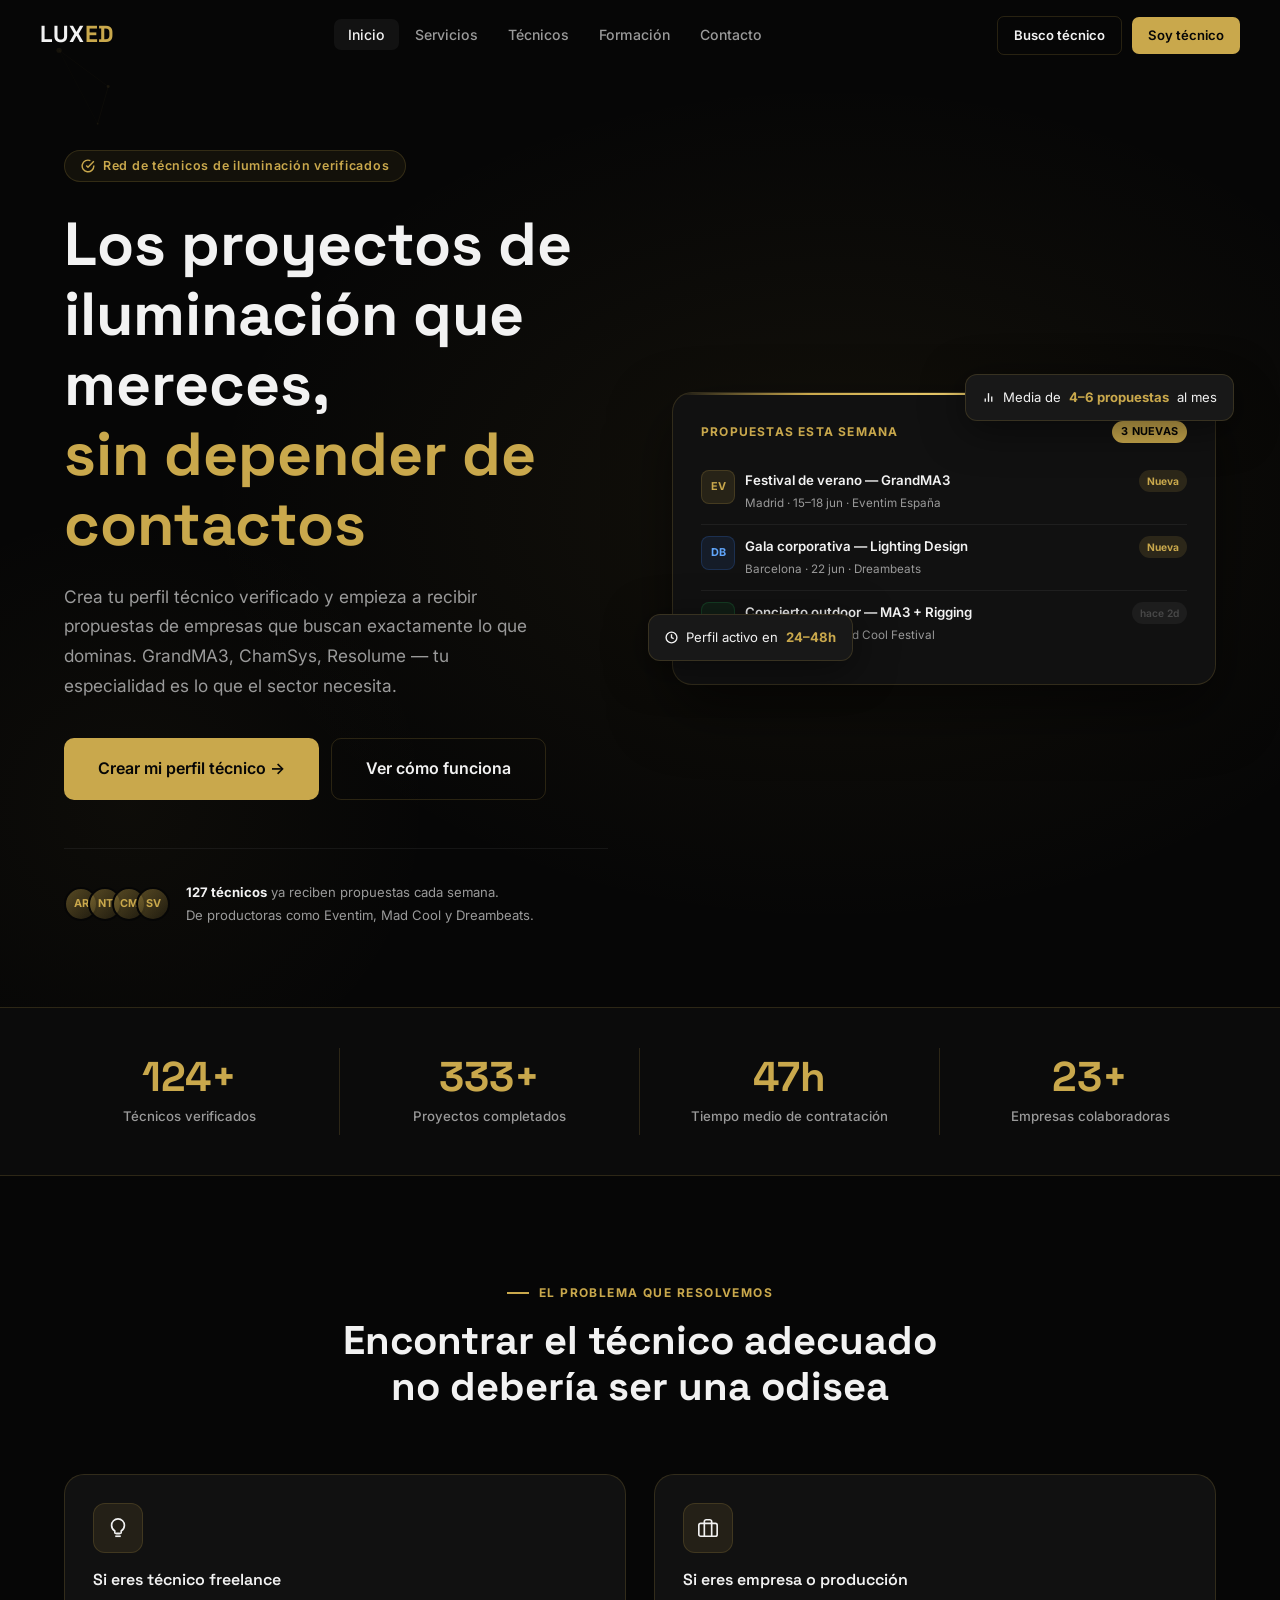
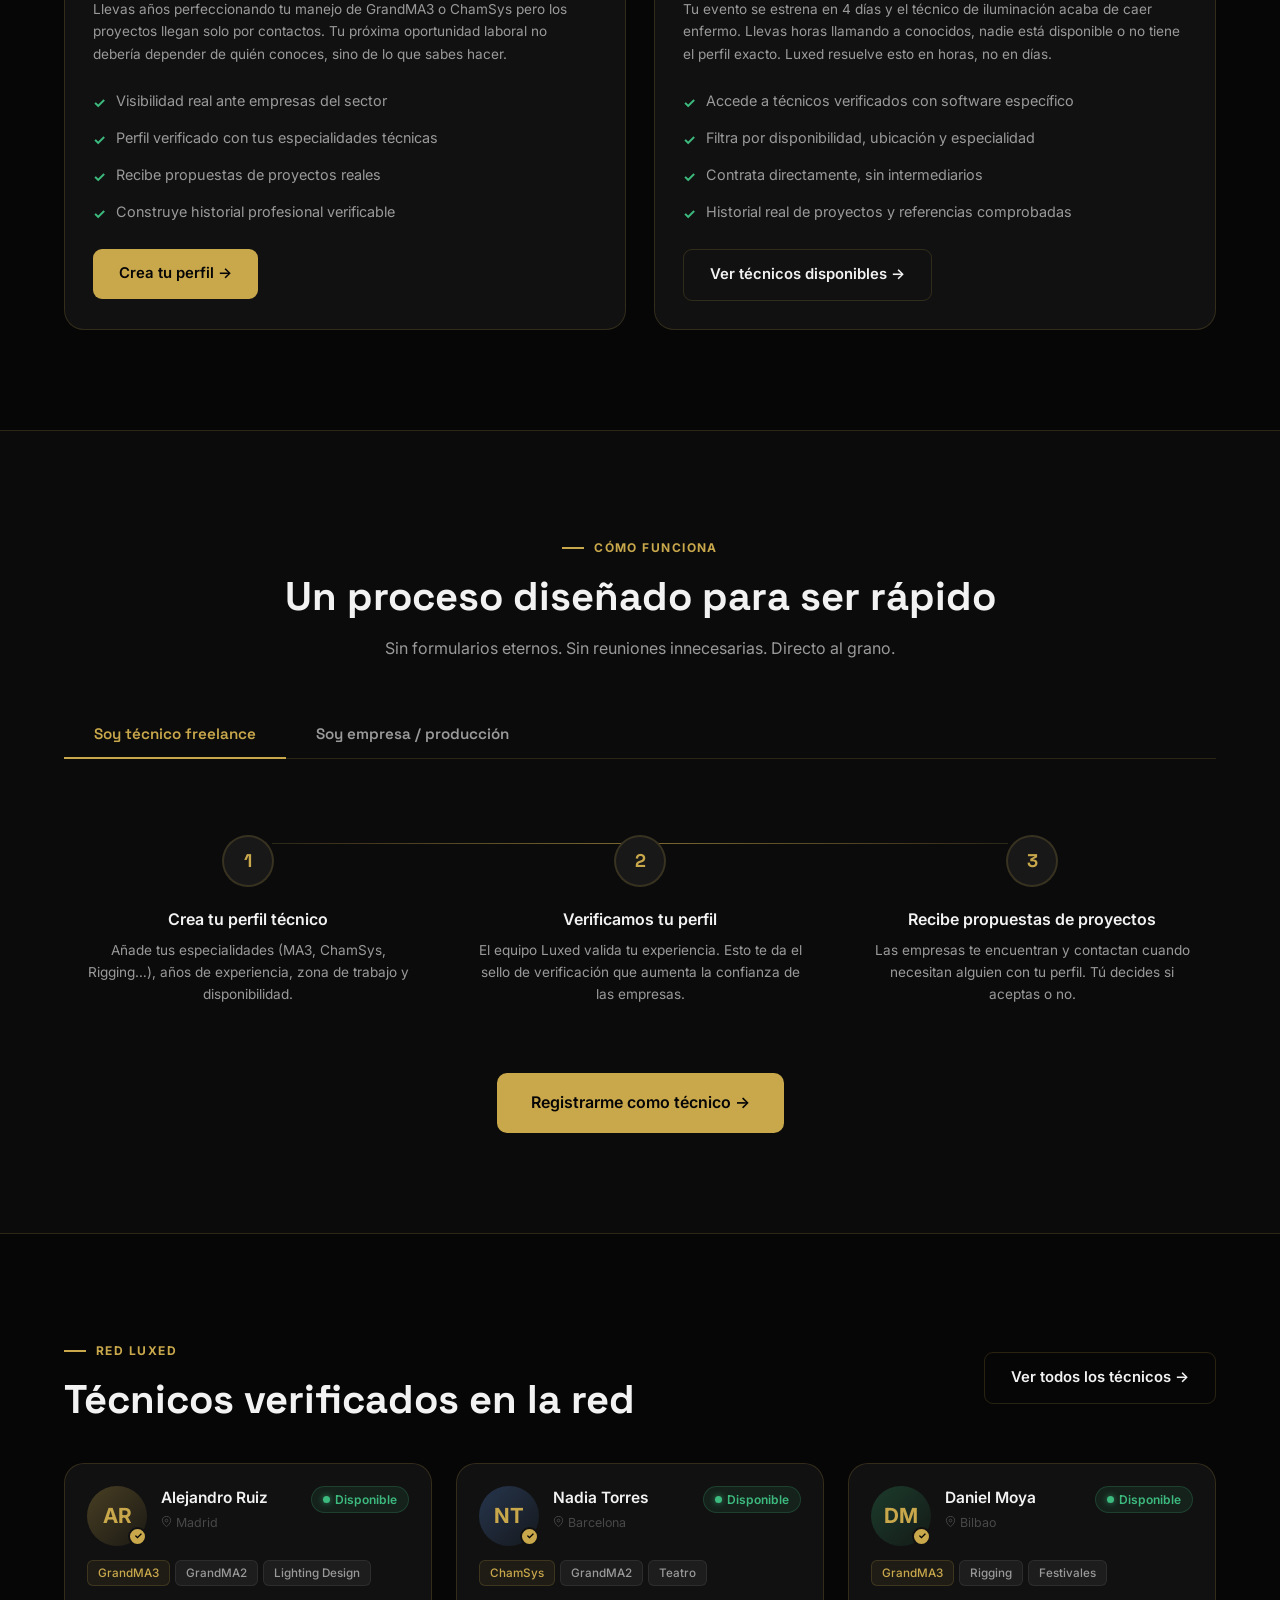
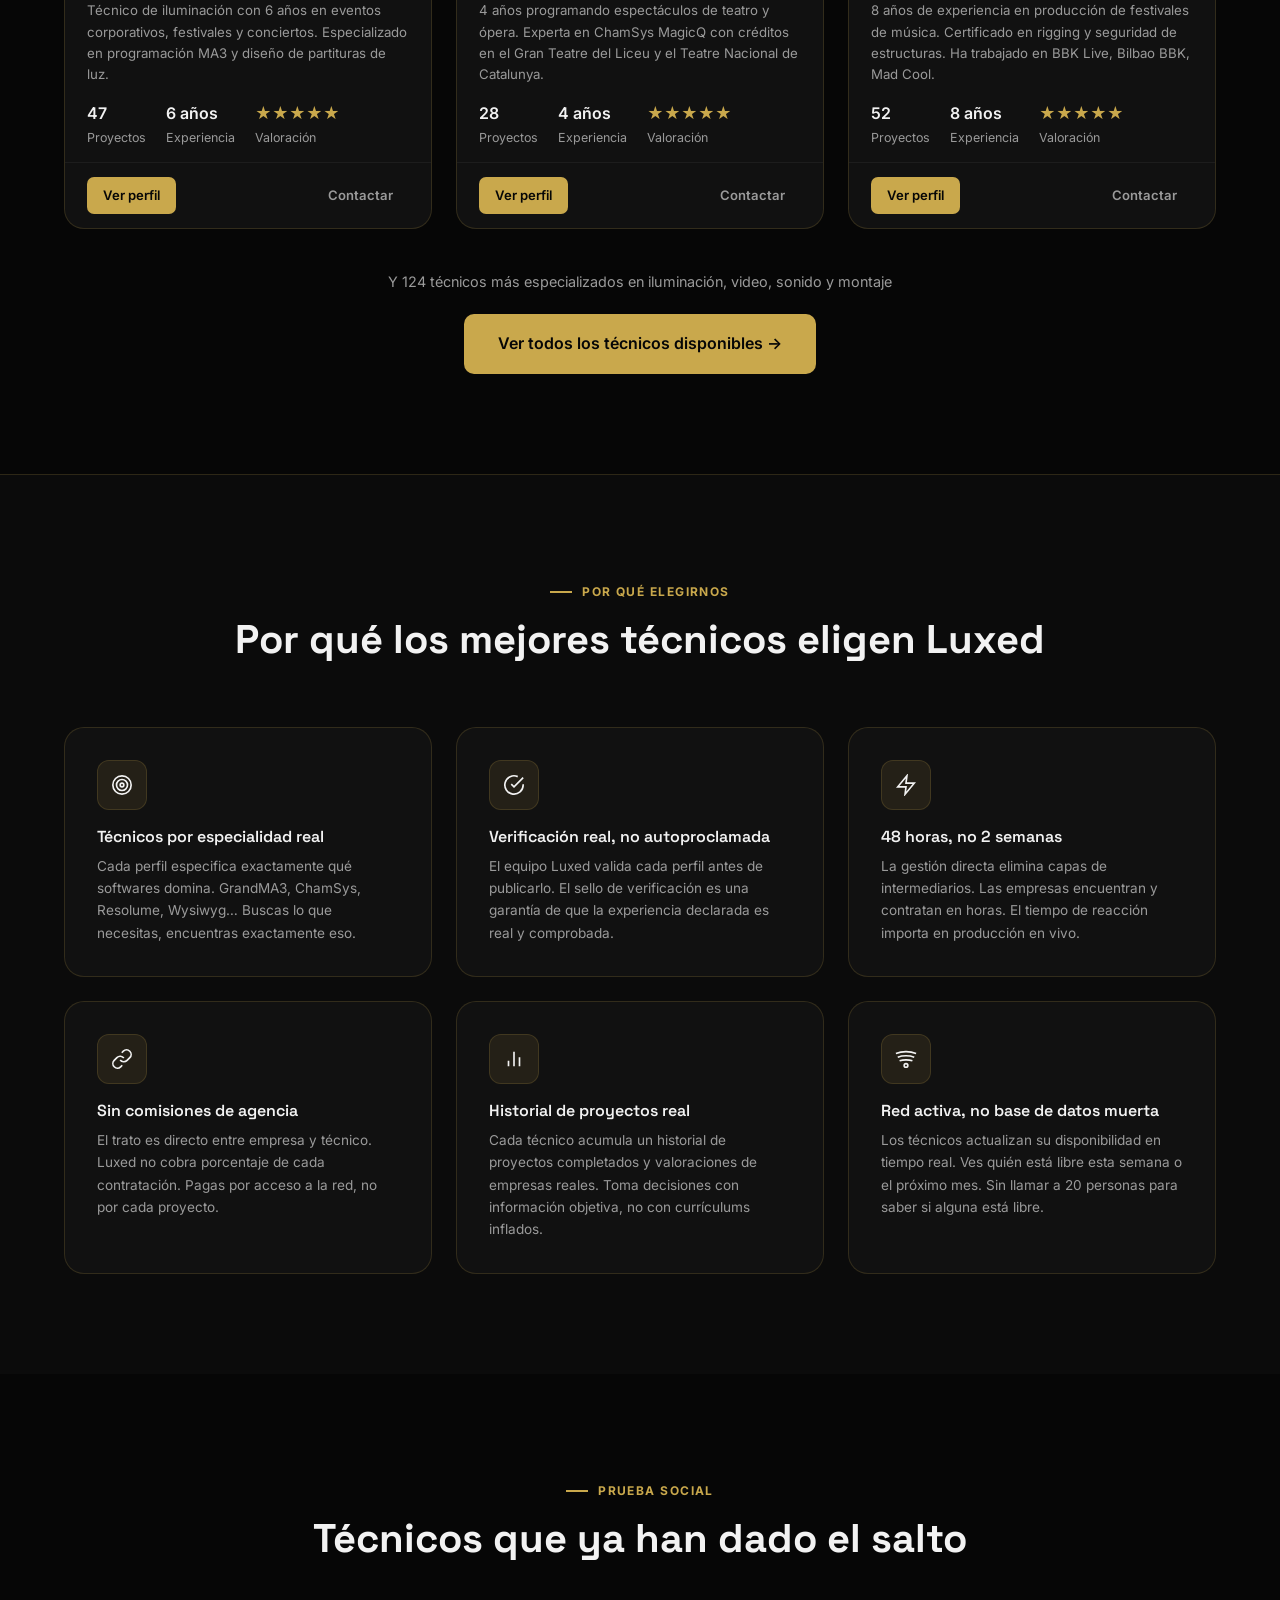
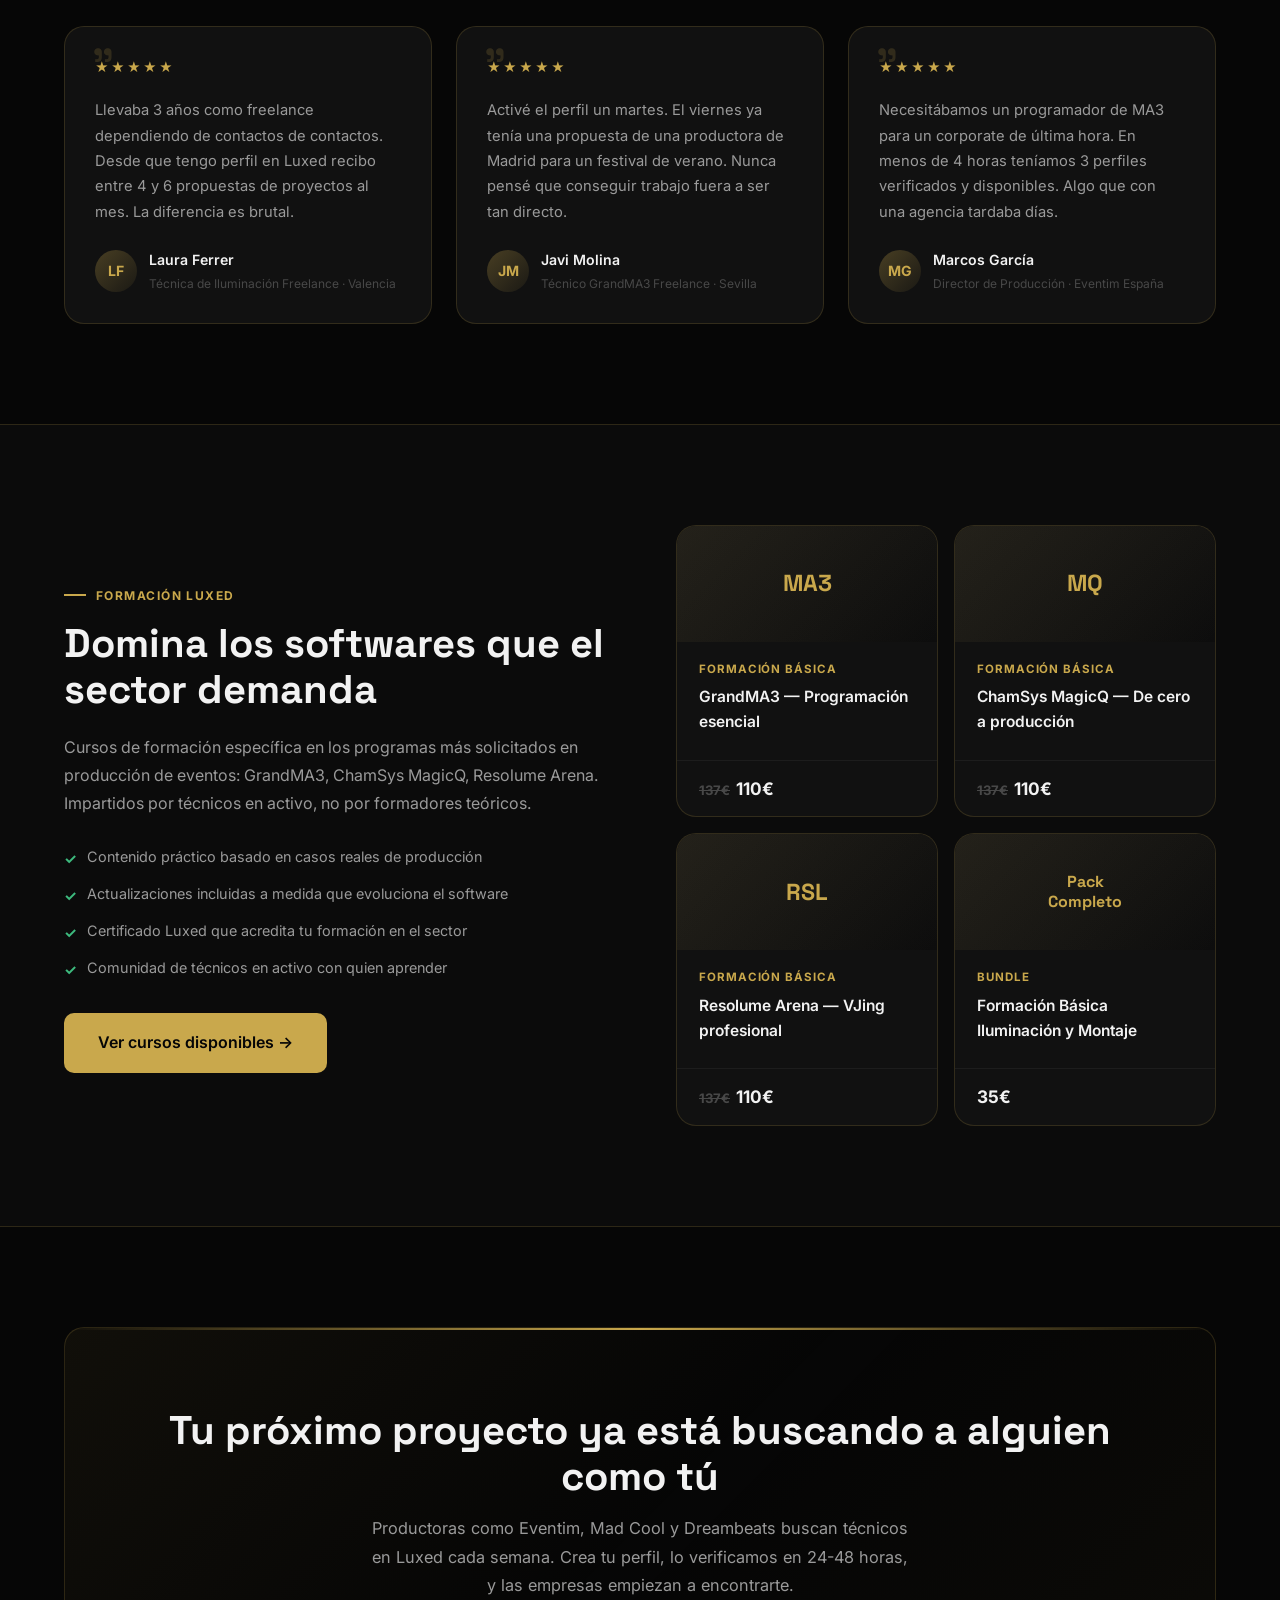
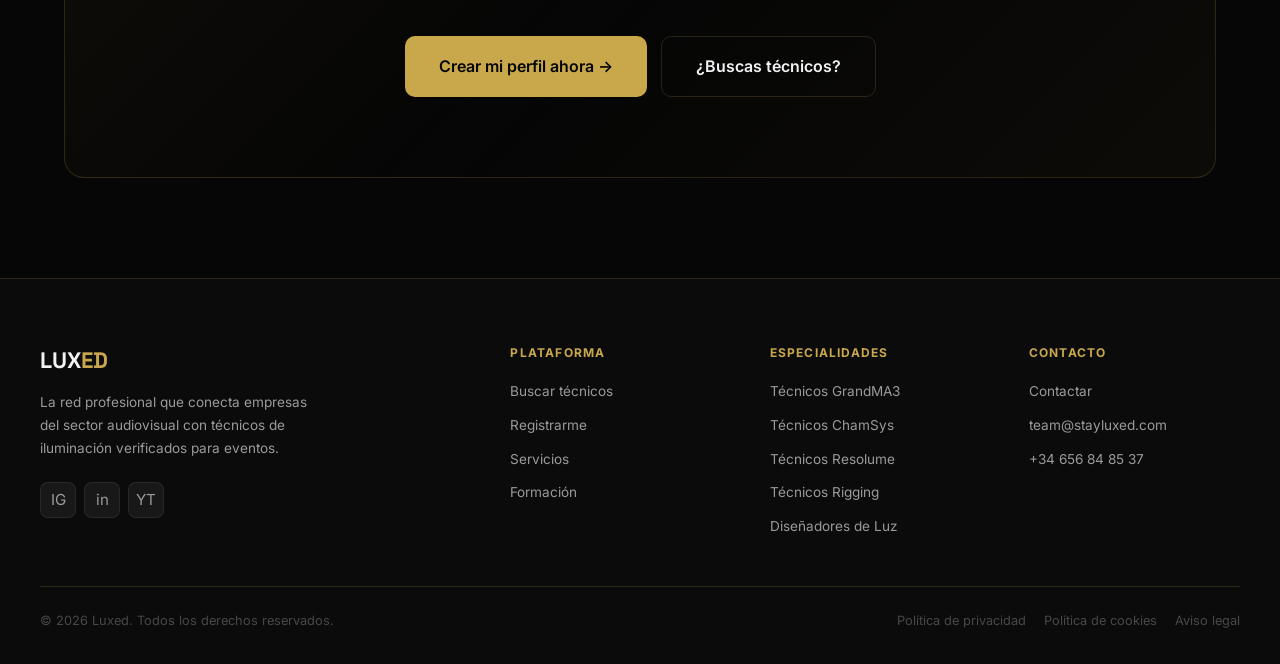
<file: index.html>
<!DOCTYPE html>
<html lang="es">
<head>
  <meta charset="UTF-8">
  <meta name="viewport" content="width=device-width, initial-scale=1.0">
  <title>Luxed — Red de Técnicos de Iluminación Verificados para Eventos</title>
  <meta name="description" content="Conectamos empresas del sector audiovisual con técnicos de iluminación verificados. Contratación directa, sin intermediarios, en menos de 48 horas.">
  <meta name="keywords" content="técnicos iluminación eventos, contratación técnicos audiovisuales, red técnicos freelance, producción técnica eventos, GrandMA3, ChamSys, Resolume">
  <link rel="preconnect" href="https://fonts.googleapis.com">
  <link rel="preconnect" href="https://fonts.gstatic.com" crossorigin>
  <link href="https://fonts.googleapis.com/css2?family=Inter:wght@400;500;600&family=Space+Grotesk:wght@500;600;700&display=swap" rel="stylesheet">
  <link rel="stylesheet" href="css/main.css">
</head>
<body>

<!-- ═══ NAV ═══════════════════════════════════════════════ -->
<nav class="nav" role="navigation" aria-label="Navegación principal">
  <div class="nav-inner">
    <a href="index.html" class="nav-logo">LUX<span>ED</span></a>
    <ul class="nav-links">
      <li><a href="index.html">Inicio</a></li>
      <li><a href="servicios.html">Servicios</a></li>
      <li><a href="tecnicos.html">Técnicos</a></li>
      <li><a href="formacion.html">Formación</a></li>
      <li><a href="contacto.html">Contacto</a></li>
    </ul>
    <div class="nav-actions">
      <a href="tecnicos.html" class="btn btn-outline btn-sm">Busco técnico</a>
      <a href="registro.html" class="btn btn-primary btn-sm">Soy técnico</a>
    </div>
    <button class="nav-mobile-btn" aria-label="Abrir menú" aria-expanded="false">
      <span></span><span></span><span></span>
    </button>
  </div>
  <div class="nav-mobile" role="dialog" aria-label="Menú móvil">
    <ul>
      <li><a href="index.html">Inicio</a></li>
      <li><a href="servicios.html">Servicios</a></li>
      <li><a href="tecnicos.html">Técnicos</a></li>
      <li><a href="formacion.html">Formación</a></li>
      <li><a href="contacto.html">Contacto</a></li>
    </ul>
    <div class="nav-mobile-actions">
      <a href="tecnicos.html" class="btn btn-outline">Busco técnico</a>
      <a href="registro.html" class="btn btn-primary">Soy técnico</a>
    </div>
  </div>
</nav>

<!-- ═══ HERO ═══════════════════════════════════════════════ -->
<section class="hero" aria-label="Presentación">
  <div class="hero-bg"></div>
  <canvas id="hero-canvas" aria-hidden="true"></canvas>

  <div class="hero-content">
    <!-- Left -->
    <div class="hero-left">
      <div class="hero-eyebrow">
        <svg width="14" height="14" viewBox="0 0 24 24" fill="none" stroke="currentColor" stroke-width="2.5" aria-hidden="true"><path d="M22 11.08V12a10 10 0 1 1-5.93-9.14"/><polyline points="22 4 12 14.01 9 11.01"/></svg>
        Red de técnicos de iluminación verificados
      </div>

      <h1 class="hero-title">
        Los proyectos de iluminación que mereces,<br><em>sin depender de contactos</em>
      </h1>

      <p class="hero-subtitle">
        Crea tu perfil técnico verificado y empieza a recibir propuestas de empresas que buscan exactamente lo que dominas. GrandMA3, ChamSys, Resolume — tu especialidad es lo que el sector necesita.
      </p>

      <div class="hero-ctas">
        <a href="registro.html" class="btn btn-primary btn-lg">Crear mi perfil técnico →</a>
        <a href="#como-funciona" class="btn btn-outline btn-lg">Ver cómo funciona</a>
      </div>

      <div class="hero-proof">
        <div class="hero-avatars">
          <div class="av">AR</div>
          <div class="av">NT</div>
          <div class="av">CM</div>
          <div class="av">SV</div>
        </div>
        <p class="hero-proof-text">
          <strong>127 técnicos</strong> ya reciben propuestas cada semana.<br>
          De productoras como Eventim, Mad Cool y Dreambeats.
        </p>
      </div>
    </div>

    <!-- Right -->
    <div class="hero-visual">
      <div class="hero-card">
        <div class="hero-card-title" style="display:flex; align-items:center; justify-content:space-between;">
          Propuestas esta semana
          <span style="background:var(--gold); color:#060606; font-size:0.68rem; font-weight:700; padding:2px 9px; border-radius:100px; letter-spacing:0.02em;">3 nuevas</span>
        </div>

        <!-- Propuesta 1 -->
        <div style="display:flex; gap:10px; align-items:flex-start; padding:11px 0; border-bottom:1px solid rgba(255,255,255,0.06);">
          <div style="width:34px; height:34px; border-radius:8px; background:rgba(201,168,76,0.12); border:1px solid var(--gold-border); display:flex; align-items:center; justify-content:center; font-size:0.68rem; font-weight:700; color:var(--gold); flex-shrink:0;">EV</div>
          <div style="flex:1; min-width:0;">
            <div style="font-weight:600; font-size:0.83rem; margin-bottom:3px; white-space:nowrap; overflow:hidden; text-overflow:ellipsis;">Festival de verano — GrandMA3</div>
            <div style="font-size:0.73rem; color:var(--text-2);">Madrid · 15–18 jun · Eventim España</div>
          </div>
          <span style="background:rgba(201,168,76,0.15); color:var(--gold); font-size:0.64rem; font-weight:700; padding:3px 8px; border-radius:100px; white-space:nowrap; flex-shrink:0;">Nueva</span>
        </div>

        <!-- Propuesta 2 -->
        <div style="display:flex; gap:10px; align-items:flex-start; padding:11px 0; border-bottom:1px solid rgba(255,255,255,0.06);">
          <div style="width:34px; height:34px; border-radius:8px; background:rgba(59,130,246,0.1); border:1px solid rgba(59,130,246,0.2); display:flex; align-items:center; justify-content:center; font-size:0.68rem; font-weight:700; color:#60a5fa; flex-shrink:0;">DB</div>
          <div style="flex:1; min-width:0;">
            <div style="font-weight:600; font-size:0.83rem; margin-bottom:3px; white-space:nowrap; overflow:hidden; text-overflow:ellipsis;">Gala corporativa — Lighting Design</div>
            <div style="font-size:0.73rem; color:var(--text-2);">Barcelona · 22 jun · Dreambeats</div>
          </div>
          <span style="background:rgba(201,168,76,0.15); color:var(--gold); font-size:0.64rem; font-weight:700; padding:3px 8px; border-radius:100px; white-space:nowrap; flex-shrink:0;">Nueva</span>
        </div>

        <!-- Propuesta 3 -->
        <div style="display:flex; gap:10px; align-items:flex-start; padding:11px 0;">
          <div style="width:34px; height:34px; border-radius:8px; background:rgba(34,197,94,0.08); border:1px solid rgba(34,197,94,0.18); display:flex; align-items:center; justify-content:center; font-size:0.68rem; font-weight:700; color:#4ade80; flex-shrink:0;">MC</div>
          <div style="flex:1; min-width:0;">
            <div style="font-weight:600; font-size:0.83rem; margin-bottom:3px; white-space:nowrap; overflow:hidden; text-overflow:ellipsis;">Concierto outdoor — MA3 + Rigging</div>
            <div style="font-size:0.73rem; color:var(--text-2);">Bilbao · 5–7 jul · Mad Cool Festival</div>
          </div>
          <span style="background:rgba(255,255,255,0.05); color:var(--text-3); font-size:0.64rem; font-weight:600; padding:3px 8px; border-radius:100px; white-space:nowrap; flex-shrink:0;">hace 2d</span>
        </div>
      </div>

      <div class="hero-floating hero-floating-1">
        <svg width="13" height="13" viewBox="0 0 24 24" fill="none" stroke="currentColor" stroke-width="2.5" aria-hidden="true"><line x1="18" y1="20" x2="18" y2="10"/><line x1="12" y1="20" x2="12" y2="4"/><line x1="6" y1="20" x2="6" y2="14"/></svg>
        Media de <strong style="color:var(--gold)">4–6 propuestas</strong> al mes
      </div>
      <div class="hero-floating hero-floating-2">
        <svg width="13" height="13" viewBox="0 0 24 24" fill="none" stroke="currentColor" stroke-width="2.5" aria-hidden="true"><circle cx="12" cy="12" r="10"/><polyline points="12 6 12 12 16 14"/></svg>
        Perfil activo en <strong style="color:var(--gold)">24–48h</strong>
      </div>
    </div>
  </div>
</section>

<!-- ═══ STATS ══════════════════════════════════════════════ -->
<section class="stats-bar" aria-label="Métricas">
  <div class="stats-grid">
    <div class="stat-item fade-up">
      <div class="stat-number" data-target="127" data-suffix="+">0</div>
      <div class="stat-label">Técnicos verificados</div>
    </div>
    <div class="stat-item fade-up fade-up-d1">
      <div class="stat-number" data-target="340" data-suffix="+">0</div>
      <div class="stat-label">Proyectos completados</div>
    </div>
    <div class="stat-item fade-up fade-up-d2">
      <div class="stat-number" data-target="48" data-suffix="h">0</div>
      <div class="stat-label">Tiempo medio de contratación</div>
    </div>
    <div class="stat-item fade-up fade-up-d3">
      <div class="stat-number" data-target="24" data-suffix="+">0</div>
      <div class="stat-label">Empresas colaboradoras</div>
    </div>
  </div>
</section>

<!-- ═══ PROBLEMA / SOLUCIÓN ════════════════════════════════ -->
<section class="section" aria-labelledby="problema-title">
  <div class="container">
    <div class="text-center mb-64 fade-up">
      <div class="section-label">El problema que resolvemos</div>
      <h2 id="problema-title">Encontrar el técnico adecuado<br>no debería ser una odisea</h2>
    </div>

    <div class="grid-2">
      <div class="card fade-up">
        <div class="feature-icon"><svg width="22" height="22" viewBox="0 0 24 24" fill="none" stroke="currentColor" stroke-width="1.8" aria-hidden="true"><path d="M12 2a7 7 0 0 1 7 7c0 2.6-1.4 4.9-3.5 6.2V17a1 1 0 0 1-1 1h-5a1 1 0 0 1-1-1v-1.8C6.4 13.9 5 11.6 5 9a7 7 0 0 1 7-7z"/><line x1="9" y1="21" x2="15" y2="21"/><line x1="10" y1="18" x2="14" y2="18"/></svg></div>
        <h3 class="feature-title">Si eres técnico freelance</h3>
        <p class="feature-desc">Llevas años perfeccionando tu manejo de GrandMA3 o ChamSys pero los proyectos llegan solo por contactos. Tu próxima oportunidad laboral no debería depender de quién conoces, sino de lo que sabes hacer.</p>
        <div style="margin-top: 24px;">
          <ul class="list-check">
            <li>Visibilidad real ante empresas del sector</li>
            <li>Perfil verificado con tus especialidades técnicas</li>
            <li>Recibe propuestas de proyectos reales</li>
            <li>Construye historial profesional verificable</li>
          </ul>
        </div>
        <a href="registro.html" class="btn btn-primary mt-24">Crea tu perfil →</a>
      </div>

      <div class="card fade-up fade-up-d2">
        <div class="feature-icon"><svg width="22" height="22" viewBox="0 0 24 24" fill="none" stroke="currentColor" stroke-width="1.8" aria-hidden="true"><rect x="2" y="7" width="20" height="14" rx="2"/><path d="M16 21V5a2 2 0 0 0-2-2h-4a2 2 0 0 0-2 2v16"/></svg></div>
        <h3 class="feature-title">Si eres empresa o producción</h3>
        <p class="feature-desc">Tu evento se estrena en 4 días y el técnico de iluminación acaba de caer enfermo. Llevas horas llamando a conocidos, nadie está disponible o no tiene el perfil exacto. Luxed resuelve esto en horas, no en días.</p>
        <div style="margin-top: 24px;">
          <ul class="list-check">
            <li>Accede a técnicos verificados con software específico</li>
            <li>Filtra por disponibilidad, ubicación y especialidad</li>
            <li>Contrata directamente, sin intermediarios</li>
            <li>Historial real de proyectos y referencias comprobadas</li>
          </ul>
        </div>
        <a href="tecnicos.html" class="btn btn-outline mt-24">Ver técnicos disponibles →</a>
      </div>
    </div>
  </div>
</section>

<!-- ═══ HOW IT WORKS ════════════════════════════════════════ -->
<section id="como-funciona" class="section" style="background: var(--bg-2); border-top: 1px solid var(--gold-border); border-bottom: 1px solid var(--gold-border);" aria-labelledby="how-title">
  <div class="container">
    <div class="text-center mb-48 fade-up">
      <div class="section-label">Cómo funciona</div>
      <h2 id="how-title">Un proceso diseñado para ser rápido</h2>
      <p style="max-width: 520px; margin: 14px auto 0;">Sin formularios eternos. Sin reuniones innecesarias. Directo al grano.</p>
    </div>

    <div data-tabs>
      <div class="tabs-row">
        <button class="tab-btn active" data-tab="tecnico">Soy técnico freelance</button>
        <button class="tab-btn" data-tab="empresa">Soy empresa / producción</button>
      </div>

      <div class="tab-panel" data-panel="empresa">
        <div class="steps">
          <div class="step fade-up">
            <div class="step-num">1</div>
            <div class="step-title">Describe tu proyecto</div>
            <p class="step-desc">Indica qué tipo de evento, fechas, softwares necesarios y ubicación. Tardas menos de 3 minutos.</p>
          </div>
          <div class="step fade-up fade-up-d1">
            <div class="step-num">2</div>
            <div class="step-title">Recibe perfiles verificados</div>
            <p class="step-desc">Te mostramos técnicos disponibles que encajan exactamente. Ves su historial, especialidades y referencias reales.</p>
          </div>
          <div class="step fade-up fade-up-d2">
            <div class="step-num">3</div>
            <div class="step-title">Contrata directamente</div>
            <p class="step-desc">Contactas directamente con el técnico. Sin comisiones ocultas, sin agencia de por medio. Acuerdo 100% entre partes.</p>
          </div>
        </div>
        <div class="text-center mt-40">
          <a href="tecnicos.html" class="btn btn-primary btn-lg">Buscar técnicos ahora →</a>
        </div>
      </div>

      <div class="tab-panel active" data-panel="tecnico">
        <div class="steps">
          <div class="step fade-up">
            <div class="step-num">1</div>
            <div class="step-title">Crea tu perfil técnico</div>
            <p class="step-desc">Añade tus especialidades (MA3, ChamSys, Rigging…), años de experiencia, zona de trabajo y disponibilidad.</p>
          </div>
          <div class="step fade-up fade-up-d1">
            <div class="step-num">2</div>
            <div class="step-title">Verificamos tu perfil</div>
            <p class="step-desc">El equipo Luxed valida tu experiencia. Esto te da el sello de verificación que aumenta la confianza de las empresas.</p>
          </div>
          <div class="step fade-up fade-up-d2">
            <div class="step-num">3</div>
            <div class="step-title">Recibe propuestas de proyectos</div>
            <p class="step-desc">Las empresas te encuentran y contactan cuando necesitan alguien con tu perfil. Tú decides si aceptas o no.</p>
          </div>
        </div>
        <div class="text-center mt-40">
          <a href="registro.html" class="btn btn-primary btn-lg">Registrarme como técnico →</a>
        </div>
      </div>
    </div>
  </div>
</section>

<!-- ═══ TÉCNICOS DESTACADOS ════════════════════════════════ -->
<section class="section" aria-labelledby="tecnicos-title">
  <div class="container">
    <div class="flex-between mb-40 fade-up" style="flex-wrap: wrap; gap: 16px;">
      <div>
        <div class="section-label">Red Luxed</div>
        <h2 id="tecnicos-title">Técnicos verificados en la red</h2>
      </div>
      <a href="tecnicos.html" class="btn btn-outline">Ver todos los técnicos →</a>
    </div>

    <div class="tech-cards-grid">

      <!-- Card 1 -->
      <article class="tech-card fade-up" data-tech-card data-name="Alejandro Ruiz" data-skills="grandma3 grandma2 iluminación" data-avail="disponible" data-location="madrid">
        <div class="tech-card-head">
          <div class="tech-av tech-av-gold">
            AR
            <span class="verified" title="Verificado por Luxed">✓</span>
          </div>
          <div class="tech-meta">
            <div class="tech-name">Alejandro Ruiz</div>
            <div class="tech-location"><svg width="11" height="11" viewBox="0 0 24 24" fill="none" stroke="currentColor" stroke-width="2" aria-hidden="true"><path d="M21 10c0 7-9 13-9 13s-9-6-9-13a9 9 0 0 1 18 0z"/><circle cx="12" cy="10" r="3"/></svg> Madrid</div>
          </div>
          <span class="badge badge-success"><span class="dot dot-green"></span>Disponible</span>
        </div>
        <div class="tech-card-body">
          <div class="tech-tags">
            <span class="tag tag-gold">GrandMA3</span>
            <span class="tag">GrandMA2</span>
            <span class="tag">Lighting Design</span>
          </div>
          <p class="tech-bio">Técnico de iluminación con 6 años en eventos corporativos, festivales y conciertos. Especializado en programación MA3 y diseño de partituras de luz.</p>
          <div class="tech-stats">
            <div class="tstat"><strong>47</strong>Proyectos</div>
            <div class="tstat"><strong>6 años</strong>Experiencia</div>
            <div class="tstat">
              <strong style="display:flex; align-items:center; gap:3px; color: var(--gold)">
                ★★★★★
              </strong>
              Valoración
            </div>
          </div>
        </div>
        <div class="tech-card-foot">
          <a href="tecnicos.html#perfil-alejandro" class="btn btn-primary btn-sm">Ver perfil</a>
          <a href="contacto.html" class="btn btn-ghost btn-sm">Contactar</a>
        </div>
      </article>

      <!-- Card 2 -->
      <article class="tech-card fade-up fade-up-d1" data-tech-card data-name="Nadia Torres" data-skills="chamsys grandma2 programación" data-avail="disponible" data-location="barcelona">
        <div class="tech-card-head">
          <div class="tech-av tech-av-blue">
            NT
            <span class="verified" title="Verificado por Luxed">✓</span>
          </div>
          <div class="tech-meta">
            <div class="tech-name">Nadia Torres</div>
            <div class="tech-location"><svg width="11" height="11" viewBox="0 0 24 24" fill="none" stroke="currentColor" stroke-width="2" aria-hidden="true"><path d="M21 10c0 7-9 13-9 13s-9-6-9-13a9 9 0 0 1 18 0z"/><circle cx="12" cy="10" r="3"/></svg> Barcelona</div>
          </div>
          <span class="badge badge-success"><span class="dot dot-green"></span>Disponible</span>
        </div>
        <div class="tech-card-body">
          <div class="tech-tags">
            <span class="tag tag-gold">ChamSys</span>
            <span class="tag">GrandMA2</span>
            <span class="tag">Teatro</span>
          </div>
          <p class="tech-bio">4 años programando espectáculos de teatro y ópera. Experta en ChamSys MagicQ con créditos en el Gran Teatre del Liceu y el Teatre Nacional de Catalunya.</p>
          <div class="tech-stats">
            <div class="tstat"><strong>28</strong>Proyectos</div>
            <div class="tstat"><strong>4 años</strong>Experiencia</div>
            <div class="tstat"><strong style="color:var(--gold)">★★★★★</strong>Valoración</div>
          </div>
        </div>
        <div class="tech-card-foot">
          <a href="tecnicos.html" class="btn btn-primary btn-sm">Ver perfil</a>
          <a href="contacto.html" class="btn btn-ghost btn-sm">Contactar</a>
        </div>
      </article>

      <!-- Card 3 -->
      <article class="tech-card fade-up fade-up-d2" data-tech-card data-name="Daniel Moya" data-skills="grandma3 rigging estructuras" data-avail="disponible" data-location="bilbao">
        <div class="tech-card-head">
          <div class="tech-av tech-av-green">
            DM
            <span class="verified" title="Verificado por Luxed">✓</span>
          </div>
          <div class="tech-meta">
            <div class="tech-name">Daniel Moya</div>
            <div class="tech-location"><svg width="11" height="11" viewBox="0 0 24 24" fill="none" stroke="currentColor" stroke-width="2" aria-hidden="true"><path d="M21 10c0 7-9 13-9 13s-9-6-9-13a9 9 0 0 1 18 0z"/><circle cx="12" cy="10" r="3"/></svg> Bilbao</div>
          </div>
          <span class="badge badge-success"><span class="dot dot-green"></span>Disponible</span>
        </div>
        <div class="tech-card-body">
          <div class="tech-tags">
            <span class="tag tag-gold">GrandMA3</span>
            <span class="tag">Rigging</span>
            <span class="tag">Festivales</span>
          </div>
          <p class="tech-bio">8 años de experiencia en producción de festivales de música. Certificado en rigging y seguridad de estructuras. Ha trabajado en BBK Live, Bilbao BBK, Mad Cool.</p>
          <div class="tech-stats">
            <div class="tstat"><strong>52</strong>Proyectos</div>
            <div class="tstat"><strong>8 años</strong>Experiencia</div>
            <div class="tstat"><strong style="color:var(--gold)">★★★★★</strong>Valoración</div>
          </div>
        </div>
        <div class="tech-card-foot">
          <a href="tecnicos.html" class="btn btn-primary btn-sm">Ver perfil</a>
          <a href="contacto.html" class="btn btn-ghost btn-sm">Contactar</a>
        </div>
      </article>

    </div>

    <div class="text-center mt-40 fade-up">
      <p style="margin-bottom: 20px; font-size: 0.9rem;">Y 124 técnicos más especializados en iluminación, video, sonido y montaje</p>
      <a href="tecnicos.html" class="btn btn-primary btn-lg">Ver todos los técnicos disponibles →</a>
    </div>
  </div>
</section>

<!-- ═══ FEATURES / POR QUÉ LUXED ══════════════════════════ -->
<section class="section" style="background: var(--bg-2); border-top: 1px solid var(--gold-border);" aria-labelledby="features-title">
  <div class="container">
    <div class="text-center mb-64 fade-up">
      <div class="section-label">Por qué elegirnos</div>
      <h2 id="features-title">Por qué los mejores técnicos eligen Luxed</h2>
    </div>

    <div class="grid-3">
      <div class="feature-card fade-up">
        <div class="feature-icon"><svg width="22" height="22" viewBox="0 0 24 24" fill="none" stroke="currentColor" stroke-width="1.8" aria-hidden="true"><circle cx="12" cy="12" r="10"/><circle cx="12" cy="12" r="6"/><circle cx="12" cy="12" r="2"/></svg></div>
        <h3 class="feature-title">Técnicos por especialidad real</h3>
        <p class="feature-desc">Cada perfil especifica exactamente qué softwares domina. GrandMA3, ChamSys, Resolume, Wysiwyg… Buscas lo que necesitas, encuentras exactamente eso.</p>
      </div>

      <div class="feature-card fade-up fade-up-d1">
        <div class="feature-icon"><svg width="22" height="22" viewBox="0 0 24 24" fill="none" stroke="currentColor" stroke-width="1.8" aria-hidden="true"><path d="M22 11.08V12a10 10 0 1 1-5.93-9.14"/><polyline points="22 4 12 14.01 9 11.01"/></svg></div>
        <h3 class="feature-title">Verificación real, no autoproclamada</h3>
        <p class="feature-desc">El equipo Luxed valida cada perfil antes de publicarlo. El sello de verificación es una garantía de que la experiencia declarada es real y comprobada.</p>
      </div>

      <div class="feature-card fade-up fade-up-d2">
        <div class="feature-icon"><svg width="22" height="22" viewBox="0 0 24 24" fill="none" stroke="currentColor" stroke-width="1.8" aria-hidden="true"><polygon points="13 2 3 14 12 14 11 22 21 10 12 10 13 2"/></svg></div>
        <h3 class="feature-title">48 horas, no 2 semanas</h3>
        <p class="feature-desc">La gestión directa elimina capas de intermediarios. Las empresas encuentran y contratan en horas. El tiempo de reacción importa en producción en vivo.</p>
      </div>

      <div class="feature-card fade-up">
        <div class="feature-icon"><svg width="22" height="22" viewBox="0 0 24 24" fill="none" stroke="currentColor" stroke-width="1.8" aria-hidden="true"><path d="M10 13a5 5 0 0 0 7.54.54l3-3a5 5 0 0 0-7.07-7.07l-1.72 1.71"/><path d="M14 11a5 5 0 0 0-7.54-.54l-3 3a5 5 0 0 0 7.07 7.07l1.71-1.71"/></svg></div>
        <h3 class="feature-title">Sin comisiones de agencia</h3>
        <p class="feature-desc">El trato es directo entre empresa y técnico. Luxed no cobra porcentaje de cada contratación. Pagas por acceso a la red, no por cada proyecto.</p>
      </div>

      <div class="feature-card fade-up fade-up-d1">
        <div class="feature-icon"><svg width="22" height="22" viewBox="0 0 24 24" fill="none" stroke="currentColor" stroke-width="1.8" aria-hidden="true"><line x1="18" y1="20" x2="18" y2="10"/><line x1="12" y1="20" x2="12" y2="4"/><line x1="6" y1="20" x2="6" y2="14"/></svg></div>
        <h3 class="feature-title">Historial de proyectos real</h3>
        <p class="feature-desc">Cada técnico acumula un historial de proyectos completados y valoraciones de empresas reales. Toma decisiones con información objetiva, no con currículums inflados.</p>
      </div>

      <div class="feature-card fade-up fade-up-d2">
        <div class="feature-icon"><svg width="22" height="22" viewBox="0 0 24 24" fill="none" stroke="currentColor" stroke-width="1.8" aria-hidden="true"><path d="M1 6c0 0 5-2 11-2s11 2 11 2"/><path d="M3 10s4-1.5 9-1.5S21 10 21 10"/><path d="M5 14s3-1 7-1 7 1 7 1"/><circle cx="12" cy="19" r="2"/></svg></div>
        <h3 class="feature-title">Red activa, no base de datos muerta</h3>
        <p class="feature-desc">Los técnicos actualizan su disponibilidad en tiempo real. Ves quién está libre esta semana o el próximo mes. Sin llamar a 20 personas para saber si alguna está libre.</p>
      </div>
    </div>
  </div>
</section>

<!-- ═══ TESTIMONIALS ════════════════════════════════════════ -->
<section class="section" aria-labelledby="testimonials-title">
  <div class="container">
    <div class="text-center mb-64 fade-up">
      <div class="section-label">Prueba social</div>
      <h2 id="testimonials-title">Técnicos que ya han dado el salto</h2>
    </div>

    <div class="grid-3">
      <div class="testimonial-card fade-up">
        <div class="stars">
          <span class="star">★</span><span class="star">★</span><span class="star">★</span><span class="star">★</span><span class="star">★</span>
        </div>
        <p class="testimonial-text">Llevaba 3 años como freelance dependiendo de contactos de contactos. Desde que tengo perfil en Luxed recibo entre 4 y 6 propuestas de proyectos al mes. La diferencia es brutal.</p>
        <div class="testimonial-author">
          <div class="testi-av">LF</div>
          <div>
            <div class="testi-name">Laura Ferrer</div>
            <div class="testi-role">Técnica de Iluminación Freelance · Valencia</div>
          </div>
        </div>
      </div>

      <div class="testimonial-card fade-up fade-up-d1">
        <div class="stars">
          <span class="star">★</span><span class="star">★</span><span class="star">★</span><span class="star">★</span><span class="star">★</span>
        </div>
        <p class="testimonial-text">Activé el perfil un martes. El viernes ya tenía una propuesta de una productora de Madrid para un festival de verano. Nunca pensé que conseguir trabajo fuera a ser tan directo.</p>
        <div class="testimonial-author">
          <div class="testi-av">JM</div>
          <div>
            <div class="testi-name">Javi Molina</div>
            <div class="testi-role">Técnico GrandMA3 Freelance · Sevilla</div>
          </div>
        </div>
      </div>

      <div class="testimonial-card fade-up fade-up-d2">
        <div class="stars">
          <span class="star">★</span><span class="star">★</span><span class="star">★</span><span class="star">★</span><span class="star">★</span>
        </div>
        <p class="testimonial-text">Necesitábamos un programador de MA3 para un corporate de última hora. En menos de 4 horas teníamos 3 perfiles verificados y disponibles. Algo que con una agencia tardaba días.</p>
        <div class="testimonial-author">
          <div class="testi-av">MG</div>
          <div>
            <div class="testi-name">Marcos García</div>
            <div class="testi-role">Director de Producción · Eventim España</div>
          </div>
        </div>
      </div>
    </div>
  </div>
</section>

<!-- ═══ TRAINING TEASER ════════════════════════════════════ -->
<section class="section" style="background: var(--bg-2); border-top: 1px solid var(--gold-border); border-bottom: 1px solid var(--gold-border);" aria-labelledby="formacion-title">
  <div class="container">
    <div class="two-col">
      <div class="fade-up">
        <div class="section-label">Formación Luxed</div>
        <h2 id="formacion-title">Domina los softwares que el sector demanda</h2>
        <p style="margin: 20px 0 28px;">Cursos de formación específica en los programas más solicitados en producción de eventos: GrandMA3, ChamSys MagicQ, Resolume Arena. Impartidos por técnicos en activo, no por formadores teóricos.</p>
        <ul class="list-check" style="margin-bottom: 32px;">
          <li>Contenido práctico basado en casos reales de producción</li>
          <li>Actualizaciones incluidas a medida que evoluciona el software</li>
          <li>Certificado Luxed que acredita tu formación en el sector</li>
          <li>Comunidad de técnicos en activo con quien aprender</li>
        </ul>
        <a href="formacion.html" class="btn btn-primary btn-lg">Ver cursos disponibles →</a>
      </div>

      <div class="fade-up fade-up-d2">
        <div class="grid-2" style="gap: 16px;">
          <div class="course-card">
            <div class="course-thumb">
              <div class="course-software">MA3</div>
            </div>
            <div class="course-body">
              <div class="course-cat">Formación básica</div>
              <div class="course-title">GrandMA3 — Programación esencial</div>
            </div>
            <div class="course-foot">
              <div class="course-price"><span class="course-price-old">137€</span>110€</div>
            </div>
          </div>

          <div class="course-card">
            <div class="course-thumb">
              <div class="course-software">MQ</div>
            </div>
            <div class="course-body">
              <div class="course-cat">Formación básica</div>
              <div class="course-title">ChamSys MagicQ — De cero a producción</div>
            </div>
            <div class="course-foot">
              <div class="course-price"><span class="course-price-old">137€</span>110€</div>
            </div>
          </div>

          <div class="course-card">
            <div class="course-thumb">
              <div class="course-software">RSL</div>
            </div>
            <div class="course-body">
              <div class="course-cat">Formación básica</div>
              <div class="course-title">Resolume Arena — VJing profesional</div>
            </div>
            <div class="course-foot">
              <div class="course-price"><span class="course-price-old">137€</span>110€</div>
            </div>
          </div>

          <div class="course-card">
            <div class="course-thumb">
              <div class="course-software" style="font-size: 1rem; line-height: 1.3; text-align: center;">Pack<br>Completo</div>
            </div>
            <div class="course-body">
              <div class="course-cat">Bundle</div>
              <div class="course-title">Formación Básica Iluminación y Montaje</div>
            </div>
            <div class="course-foot">
              <div class="course-price">35€</div>
            </div>
          </div>
        </div>
      </div>
    </div>
  </div>
</section>

<!-- ═══ CTA FINAL ═══════════════════════════════════════════ -->
<section class="section">
  <div class="container">
    <div class="cta-box fade-up">
      <h2>Tu próximo proyecto ya está buscando a alguien como tú</h2>
      <p>Productoras como Eventim, Mad Cool y Dreambeats buscan técnicos en Luxed cada semana. Crea tu perfil, lo verificamos en 24-48 horas, y las empresas empiezan a encontrarte.</p>
      <div class="cta-btns">
        <a href="registro.html" class="btn btn-primary btn-lg">Crear mi perfil ahora →</a>
        <a href="tecnicos.html" class="btn btn-outline btn-lg">¿Buscas técnicos?</a>
      </div>
    </div>
  </div>
</section>

<!-- ═══ FOOTER ══════════════════════════════════════════════ -->
<footer class="footer" aria-label="Pie de página">
  <div class="footer-inner">
    <div class="footer-grid">
      <div class="footer-brand">
        <div class="footer-logo">LUX<span>ED</span></div>
        <p class="footer-desc">La red profesional que conecta empresas del sector audiovisual con técnicos de iluminación verificados para eventos.</p>
        <div class="footer-social">
          <a href="#" class="social-btn" aria-label="Instagram" title="Instagram">IG</a>
          <a href="#" class="social-btn" aria-label="LinkedIn" title="LinkedIn">in</a>
          <a href="#" class="social-btn" aria-label="YouTube" title="YouTube">YT</a>
        </div>
      </div>

      <div>
        <div class="footer-col-title">Plataforma</div>
        <ul class="footer-links">
          <li><a href="tecnicos.html">Buscar técnicos</a></li>
          <li><a href="registro.html">Registrarme</a></li>
          <li><a href="servicios.html">Servicios</a></li>
          <li><a href="formacion.html">Formación</a></li>
        </ul>
      </div>

      <div>
        <div class="footer-col-title">Especialidades</div>
        <ul class="footer-links">
          <li><a href="tecnicos.html?s=grandma3">Técnicos GrandMA3</a></li>
          <li><a href="tecnicos.html?s=chamsys">Técnicos ChamSys</a></li>
          <li><a href="tecnicos.html?s=resolume">Técnicos Resolume</a></li>
          <li><a href="tecnicos.html?s=rigging">Técnicos Rigging</a></li>
          <li><a href="tecnicos.html?s=diseño">Diseñadores de Luz</a></li>
        </ul>
      </div>

      <div>
        <div class="footer-col-title">Contacto</div>
        <ul class="footer-links">
          <li><a href="contacto.html">Contactar</a></li>
          <li><a href="mailto:team@stayluxed.com">team@stayluxed.com</a></li>
          <li><a href="tel:+34656848537">+34 656 84 85 37</a></li>
        </ul>
      </div>
    </div>

    <div class="footer-bottom">
      <div class="footer-copy">© 2026 Luxed. Todos los derechos reservados.</div>
      <div class="footer-legal">
        <a href="#">Política de privacidad</a>
        <a href="#">Política de cookies</a>
        <a href="#">Aviso legal</a>
      </div>
    </div>
  </div>
</footer>

<script src="js/main.js"></script>
</body>
</html>
</file>
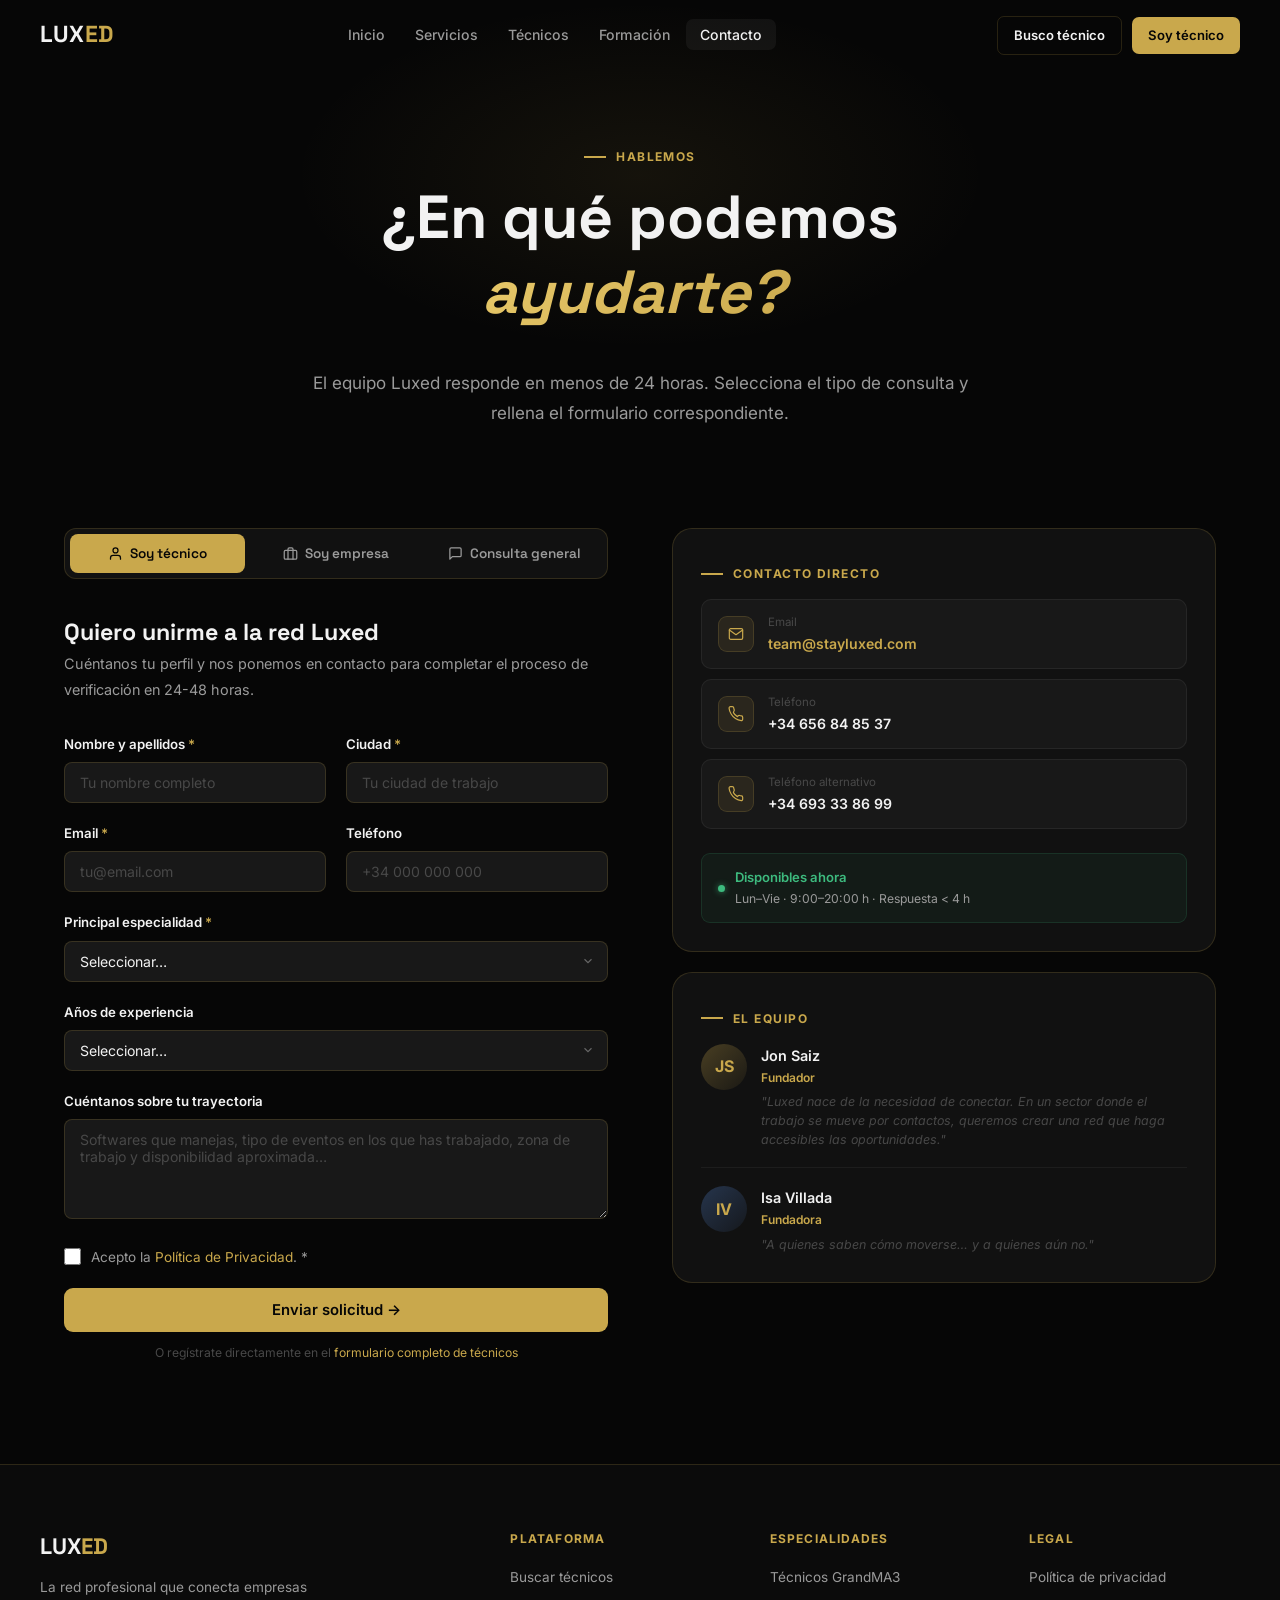
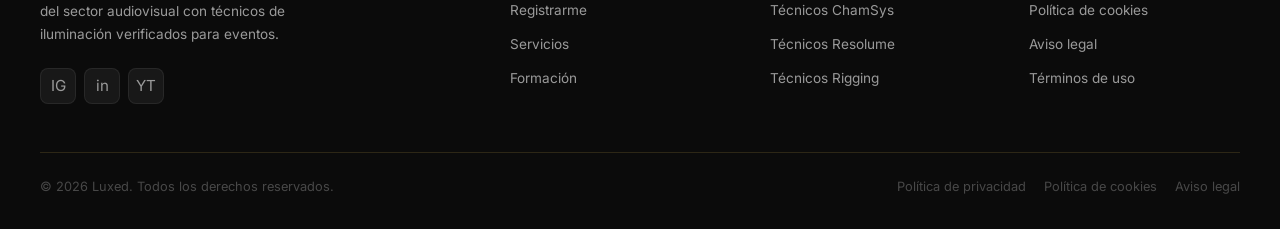
<file: contacto.html>
<!DOCTYPE html>
<html lang="es">
<head>
  <meta charset="UTF-8">
  <meta name="viewport" content="width=device-width, initial-scale=1.0">
  <title>Contacto — Luxed · Red de Técnicos de Iluminación</title>
  <meta name="description" content="Contacta con el equipo de Luxed. Empresas que necesitan técnicos, técnicos que quieren unirse a la red o consultas sobre formación.">
  <link rel="preconnect" href="https://fonts.googleapis.com">
  <link rel="preconnect" href="https://fonts.gstatic.com" crossorigin>
  <link href="https://fonts.googleapis.com/css2?family=Inter:wght@400;500;600&family=Space+Grotesk:wght@500;600;700&display=swap" rel="stylesheet">
  <link rel="stylesheet" href="css/main.css">
</head>
<body>

<nav class="nav">
  <div class="nav-inner">
    <a href="index.html" class="nav-logo">LUX<span>ED</span></a>
    <ul class="nav-links">
      <li><a href="index.html">Inicio</a></li>
      <li><a href="servicios.html">Servicios</a></li>
      <li><a href="tecnicos.html">Técnicos</a></li>
      <li><a href="formacion.html">Formación</a></li>
      <li><a href="contacto.html">Contacto</a></li>
    </ul>
    <div class="nav-actions">
      <a href="tecnicos.html" class="btn btn-outline btn-sm">Busco técnico</a>
      <a href="registro.html" class="btn btn-primary btn-sm">Soy técnico</a>
    </div>
    <button class="nav-mobile-btn" aria-label="Abrir menú"><span></span><span></span><span></span></button>
  </div>
  <div class="nav-mobile">
    <ul>
      <li><a href="index.html">Inicio</a></li>
      <li><a href="servicios.html">Servicios</a></li>
      <li><a href="tecnicos.html">Técnicos</a></li>
      <li><a href="formacion.html">Formación</a></li>
      <li><a href="contacto.html">Contacto</a></li>
    </ul>
    <div class="nav-mobile-actions">
      <a href="tecnicos.html" class="btn btn-outline">Busco técnico</a>
      <a href="registro.html" class="btn btn-primary">Soy técnico</a>
    </div>
  </div>
</nav>

<!-- PAGE HERO -->
<section class="page-hero">
  <div class="page-hero-inner fade-up">
    <div class="section-label">Hablemos</div>
    <h1>¿En qué podemos<br><em class="gradient-text">ayudarte?</em></h1>
    <p>El equipo Luxed responde en menos de 24 horas. Selecciona el tipo de consulta y rellena el formulario correspondiente.</p>
  </div>
</section>

<!-- MAIN CONTACT SECTION -->
<section class="section" style="padding-top: 20px;">
  <div class="container">
    <div class="two-col" style="align-items: flex-start; gap: 64px;">

      <!-- LEFT: Segmented tabs + forms -->
      <div>

        <!-- Segmented control -->
        <div class="contact-seg" role="tablist" aria-label="Tipo de consulta">
          <button class="contact-seg-btn active" data-contact-tab="tecnico" role="tab" aria-selected="true" aria-controls="panel-tecnico">
            <svg width="15" height="15" viewBox="0 0 24 24" fill="none" stroke="currentColor" stroke-width="2" stroke-linecap="round" stroke-linejoin="round" aria-hidden="true"><path d="M20 21v-2a4 4 0 0 0-4-4H8a4 4 0 0 0-4 4v2"/><circle cx="12" cy="7" r="4"/></svg>
            Soy técnico
          </button>
          <button class="contact-seg-btn" data-contact-tab="empresa" role="tab" aria-selected="false" aria-controls="panel-empresa">
            <svg width="15" height="15" viewBox="0 0 24 24" fill="none" stroke="currentColor" stroke-width="2" stroke-linecap="round" stroke-linejoin="round" aria-hidden="true"><rect x="2" y="7" width="20" height="14" rx="2"/><path d="M16 21V5a2 2 0 0 0-2-2h-4a2 2 0 0 0-2 2v16"/></svg>
            Soy empresa
          </button>
          <button class="contact-seg-btn" data-contact-tab="general" role="tab" aria-selected="false" aria-controls="panel-general">
            <svg width="15" height="15" viewBox="0 0 24 24" fill="none" stroke="currentColor" stroke-width="2" stroke-linecap="round" stroke-linejoin="round" aria-hidden="true"><path d="M21 15a2 2 0 0 1-2 2H7l-4 4V5a2 2 0 0 1 2-2h14a2 2 0 0 1 2 2z"/></svg>
            Consulta general
          </button>
        </div>

        <!-- ── Panel: Técnico ── -->
        <div id="panel-tecnico" class="contact-panel active" role="tabpanel">
          <div class="mb-32">
            <h2 style="font-size: 1.45rem; margin-bottom: 6px;">Quiero unirme a la red Luxed</h2>
            <p style="font-size: 0.9rem;">Cuéntanos tu perfil y nos ponemos en contacto para completar el proceso de verificación en 24-48 horas.</p>
          </div>

          <form data-form novalidate>
            <div class="form-grid">
              <div class="form-group">
                <label class="form-label" for="t-nombre">Nombre y apellidos <span class="req">*</span></label>
                <input class="form-input" id="t-nombre" type="text" placeholder="Tu nombre completo" required>
              </div>
              <div class="form-group">
                <label class="form-label" for="t-ciudad">Ciudad <span class="req">*</span></label>
                <input class="form-input" id="t-ciudad" type="text" placeholder="Tu ciudad de trabajo" required>
              </div>
            </div>

            <div class="form-grid">
              <div class="form-group">
                <label class="form-label" for="t-email">Email <span class="req">*</span></label>
                <input class="form-input" id="t-email" type="email" placeholder="tu@email.com" required>
              </div>
              <div class="form-group">
                <label class="form-label" for="t-tel">Teléfono</label>
                <input class="form-input" id="t-tel" type="tel" placeholder="+34 000 000 000">
              </div>
            </div>

            <div class="form-group">
              <label class="form-label" for="t-especialidad">Principal especialidad <span class="req">*</span></label>
              <select class="form-select" id="t-especialidad" required>
                <option value="">Seleccionar…</option>
                <option>Técnico de Iluminación — GrandMA3</option>
                <option>Técnico de Iluminación — ChamSys</option>
                <option>Técnico de Iluminación — GrandMA2</option>
                <option>VJ / Operador de Video — Resolume</option>
                <option>Diseñador de Luz — Wysiwyg / Depence</option>
                <option>Rigger / Montador</option>
                <option>Otro</option>
              </select>
            </div>

            <div class="form-group">
              <label class="form-label" for="t-experiencia">Años de experiencia</label>
              <select class="form-select" id="t-experiencia">
                <option value="">Seleccionar…</option>
                <option>Menos de 1 año</option>
                <option>1-3 años</option>
                <option>3-6 años</option>
                <option>Más de 6 años</option>
              </select>
            </div>

            <div class="form-group">
              <label class="form-label" for="t-mensaje">Cuéntanos sobre tu trayectoria</label>
              <textarea class="form-textarea" id="t-mensaje" placeholder="Softwares que manejas, tipo de eventos en los que has trabajado, zona de trabajo y disponibilidad aproximada…" style="min-height: 100px;"></textarea>
            </div>

            <div class="form-group">
              <label class="form-check">
                <input type="checkbox" required>
                <span>Acepto la <a href="#" style="color:var(--gold)">Política de Privacidad</a>. <span class="req">*</span></span>
              </label>
            </div>

            <button type="submit" class="btn btn-primary btn-block">Enviar solicitud →</button>
            <p style="font-size: 0.76rem; color: var(--text-3); text-align: center; margin-top: 10px;">
              O regístrate directamente en el
              <a href="registro.html" style="color: var(--gold);">formulario completo de técnicos</a>
            </p>
          </form>
        </div>

        <!-- ── Panel: Empresa ── -->
        <div id="panel-empresa" class="contact-panel" role="tabpanel">
          <div class="mb-32">
            <h2 style="font-size: 1.45rem; margin-bottom: 6px;">Necesito un técnico para mi evento</h2>
            <p style="font-size: 0.9rem;">Cuéntanos qué necesitas. Revisamos la solicitud y te conectamos con el técnico adecuado en menos de 24 horas.</p>
          </div>

          <form data-form novalidate>
            <div class="form-grid">
              <div class="form-group">
                <label class="form-label" for="e-nombre">Nombre y apellidos <span class="req">*</span></label>
                <input class="form-input" id="e-nombre" type="text" placeholder="Tu nombre" required>
              </div>
              <div class="form-group">
                <label class="form-label" for="e-empresa">Empresa o productora <span class="req">*</span></label>
                <input class="form-input" id="e-empresa" type="text" placeholder="Nombre de tu empresa" required>
              </div>
            </div>

            <div class="form-grid">
              <div class="form-group">
                <label class="form-label" for="e-email">Email <span class="req">*</span></label>
                <input class="form-input" id="e-email" type="email" placeholder="email@empresa.com" required>
              </div>
              <div class="form-group">
                <label class="form-label" for="e-tel">Teléfono</label>
                <input class="form-input" id="e-tel" type="tel" placeholder="+34 000 000 000">
              </div>
            </div>

            <div class="form-grid">
              <div class="form-group">
                <label class="form-label" for="e-tipo">Tipo de evento <span class="req">*</span></label>
                <select class="form-select" id="e-tipo" required>
                  <option value="">Seleccionar…</option>
                  <option>Festival de música</option>
                  <option>Concierto / Gira</option>
                  <option>Evento corporativo</option>
                  <option>Teatro / Ópera</option>
                  <option>TV / Broadcast</option>
                  <option>Evento de moda</option>
                  <option>Otro</option>
                </select>
              </div>
              <div class="form-group">
                <label class="form-label" for="e-fecha">Fecha del evento</label>
                <input class="form-input" id="e-fecha" type="date">
              </div>
            </div>

            <div class="form-group">
              <label class="form-label" for="e-software">Software requerido</label>
              <select class="form-select" id="e-software">
                <option value="">No especificado / A consultar</option>
                <option>GrandMA3</option>
                <option>GrandMA2</option>
                <option>ChamSys MagicQ</option>
                <option>Resolume Arena</option>
                <option>Wysiwyg / Depence</option>
                <option>Varios / A definir</option>
              </select>
            </div>

            <div class="form-group">
              <label class="form-label" for="e-mensaje">Descripción del proyecto <span class="req">*</span></label>
              <textarea class="form-textarea" id="e-mensaje" placeholder="Tipo de evento, número de técnicos necesarios, duración, ubicación y cualquier requisito específico…" style="min-height: 100px;" required></textarea>
            </div>

            <div class="form-group">
              <label class="form-check">
                <input type="checkbox" required>
                <span>Acepto la <a href="#" style="color:var(--gold)">Política de Privacidad</a>. <span class="req">*</span></span>
              </label>
            </div>

            <button type="submit" class="btn btn-primary btn-block">Enviar solicitud de técnico →</button>
            <p style="font-size: 0.76rem; color: var(--text-3); text-align: center; margin-top: 10px;">Respuesta habitual en menos de 4 horas en horario laboral</p>
          </form>
        </div>

        <!-- ── Panel: General ── -->
        <div id="panel-general" class="contact-panel" role="tabpanel">
          <div class="mb-32">
            <h2 style="font-size: 1.45rem; margin-bottom: 6px;">Tengo una consulta</h2>
            <p style="font-size: 0.9rem;">Precios, formación, funcionamiento de la plataforma o cualquier otra duda. Escríbenos y te respondemos.</p>
          </div>

          <form data-form novalidate>
            <div class="form-grid">
              <div class="form-group">
                <label class="form-label" for="g-nombre">Nombre <span class="req">*</span></label>
                <input class="form-input" id="g-nombre" type="text" placeholder="Tu nombre" required>
              </div>
              <div class="form-group">
                <label class="form-label" for="g-email">Email <span class="req">*</span></label>
                <input class="form-input" id="g-email" type="email" placeholder="tu@email.com" required>
              </div>
            </div>

            <div class="form-group">
              <label class="form-label" for="g-asunto">Asunto <span class="req">*</span></label>
              <select class="form-select" id="g-asunto" required>
                <option value="">Seleccionar…</option>
                <option>Dudas sobre la plataforma</option>
                <option>Información sobre formación</option>
                <option>Información sobre precios y planes</option>
                <option>Propuesta de colaboración</option>
                <option>Incidencia o problema técnico</option>
                <option>Otro</option>
              </select>
            </div>

            <div class="form-group">
              <label class="form-label" for="g-mensaje">Mensaje <span class="req">*</span></label>
              <textarea class="form-textarea" id="g-mensaje" placeholder="Escribe tu consulta aquí…" style="min-height: 120px;" required></textarea>
            </div>

            <div class="form-group">
              <label class="form-check">
                <input type="checkbox" required>
                <span>Acepto la <a href="#" style="color:var(--gold)">Política de Privacidad</a>. <span class="req">*</span></span>
              </label>
            </div>

            <button type="submit" class="btn btn-primary btn-block">Enviar consulta →</button>
          </form>
        </div>

      </div>

      <!-- RIGHT: Sidebar info -->
      <div style="position: sticky; top: 96px; display: flex; flex-direction: column; gap: 20px;">

        <!-- Direct contact -->
        <div class="card fade-up">
          <div class="section-label mb-20">Contacto directo</div>

          <div style="display: flex; flex-direction: column; gap: 10px; margin-bottom: 24px;">
            <a href="mailto:team@stayluxed.com" style="display: flex; align-items: center; gap: 14px; padding: 13px 16px; background: var(--bg-elevated); border-radius: 10px; border: 1px solid rgba(255,255,255,0.06); transition: var(--transition); text-decoration: none;" onmouseover="this.style.borderColor='rgba(201,168,76,0.25)'" onmouseout="this.style.borderColor='rgba(255,255,255,0.06)'">
              <div style="width: 36px; height: 36px; border-radius: 9px; background: var(--gold-glow); border: 1px solid var(--gold-border); display: flex; align-items: center; justify-content: center; flex-shrink: 0; color: var(--gold);">
                <svg width="16" height="16" viewBox="0 0 24 24" fill="none" stroke="currentColor" stroke-width="1.8" stroke-linecap="round" stroke-linejoin="round" aria-hidden="true"><path d="M4 4h16c1.1 0 2 .9 2 2v12c0 1.1-.9 2-2 2H4c-1.1 0-2-.9-2-2V6c0-1.1.9-2 2-2z"/><polyline points="22,6 12,13 2,6"/></svg>
              </div>
              <div>
                <div style="font-size: 0.72rem; color: var(--text-3); margin-bottom: 1px;">Email</div>
                <div style="font-weight: 600; font-size: 0.88rem; color: var(--gold);">team@stayluxed.com</div>
              </div>
            </a>

            <a href="tel:+34656848537" style="display: flex; align-items: center; gap: 14px; padding: 13px 16px; background: var(--bg-elevated); border-radius: 10px; border: 1px solid rgba(255,255,255,0.06); transition: var(--transition); text-decoration: none;" onmouseover="this.style.borderColor='rgba(201,168,76,0.25)'" onmouseout="this.style.borderColor='rgba(255,255,255,0.06)'">
              <div style="width: 36px; height: 36px; border-radius: 9px; background: var(--gold-glow); border: 1px solid var(--gold-border); display: flex; align-items: center; justify-content: center; flex-shrink: 0; color: var(--gold);">
                <svg width="16" height="16" viewBox="0 0 24 24" fill="none" stroke="currentColor" stroke-width="1.8" stroke-linecap="round" stroke-linejoin="round" aria-hidden="true"><path d="M22 16.92v3a2 2 0 0 1-2.18 2 19.79 19.79 0 0 1-8.63-3.07A19.5 19.5 0 0 1 4.69 12 19.79 19.79 0 0 1 1.61 3.12 2 2 0 0 1 3.6 1h3a2 2 0 0 1 2 1.72 12.84 12.84 0 0 0 .7 2.81 2 2 0 0 1-.45 2.11L8.09 9.91a16 16 0 0 0 6 6l1.27-1.27a2 2 0 0 1 2.11-.45 12.84 12.84 0 0 0 2.81.7A2 2 0 0 1 22 16.92z"/></svg>
              </div>
              <div>
                <div style="font-size: 0.72rem; color: var(--text-3); margin-bottom: 1px;">Teléfono</div>
                <div style="font-weight: 600; font-size: 0.88rem; color: var(--text);">+34 656 84 85 37</div>
              </div>
            </a>

            <a href="tel:+34693338699" style="display: flex; align-items: center; gap: 14px; padding: 13px 16px; background: var(--bg-elevated); border-radius: 10px; border: 1px solid rgba(255,255,255,0.06); transition: var(--transition); text-decoration: none;" onmouseover="this.style.borderColor='rgba(201,168,76,0.25)'" onmouseout="this.style.borderColor='rgba(255,255,255,0.06)'">
              <div style="width: 36px; height: 36px; border-radius: 9px; background: var(--gold-glow); border: 1px solid var(--gold-border); display: flex; align-items: center; justify-content: center; flex-shrink: 0; color: var(--gold);">
                <svg width="16" height="16" viewBox="0 0 24 24" fill="none" stroke="currentColor" stroke-width="1.8" stroke-linecap="round" stroke-linejoin="round" aria-hidden="true"><path d="M22 16.92v3a2 2 0 0 1-2.18 2 19.79 19.79 0 0 1-8.63-3.07A19.5 19.5 0 0 1 4.69 12 19.79 19.79 0 0 1 1.61 3.12 2 2 0 0 1 3.6 1h3a2 2 0 0 1 2 1.72 12.84 12.84 0 0 0 .7 2.81 2 2 0 0 1-.45 2.11L8.09 9.91a16 16 0 0 0 6 6l1.27-1.27a2 2 0 0 1 2.11-.45 12.84 12.84 0 0 0 2.81.7A2 2 0 0 1 22 16.92z"/></svg>
              </div>
              <div>
                <div style="font-size: 0.72rem; color: var(--text-3); margin-bottom: 1px;">Teléfono alternativo</div>
                <div style="font-weight: 600; font-size: 0.88rem; color: var(--text);">+34 693 33 86 99</div>
              </div>
            </a>
          </div>

          <div style="padding: 13px 16px; background: rgba(61,186,126,0.06); border: 1px solid rgba(61,186,126,0.15); border-radius: 9px; display: flex; align-items: center; gap: 10px;">
            <span class="dot dot-green" style="flex-shrink:0;"></span>
            <div>
              <div style="font-size: 0.82rem; font-weight: 600; color: var(--success);">Disponibles ahora</div>
              <p style="font-size: 0.76rem; margin: 0;">Lun–Vie · 9:00–20:00 h · Respuesta &lt; 4 h</p>
            </div>
          </div>
        </div>

        <!-- Team -->
        <div class="card fade-up fade-up-d1">
          <div class="section-label mb-20">El equipo</div>
          <div style="display: flex; flex-direction: column; gap: 18px;">
            <div style="display: flex; align-items: flex-start; gap: 14px;">
              <div class="tech-av tech-av-gold" style="width: 46px; height: 46px; font-size: 1rem; flex-shrink: 0;">JS</div>
              <div>
                <div style="font-weight: 600; font-size: 0.9rem; margin-bottom: 1px;">Jon Saiz</div>
                <div style="font-size: 0.75rem; color: var(--gold); margin-bottom: 6px; font-weight: 600;">Fundador</div>
                <p style="font-size: 0.78rem; color: var(--text-3); margin: 0; font-style: italic; line-height: 1.5;">"Luxed nace de la necesidad de conectar. En un sector donde el trabajo se mueve por contactos, queremos crear una red que haga accesibles las oportunidades."</p>
              </div>
            </div>
            <div style="height: 1px; background: rgba(255,255,255,0.05);"></div>
            <div style="display: flex; align-items: flex-start; gap: 14px;">
              <div class="tech-av tech-av-blue" style="width: 46px; height: 46px; font-size: 1rem; flex-shrink: 0;">IV</div>
              <div>
                <div style="font-weight: 600; font-size: 0.9rem; margin-bottom: 1px;">Isa Villada</div>
                <div style="font-size: 0.75rem; color: var(--gold); margin-bottom: 6px; font-weight: 600;">Fundadora</div>
                <p style="font-size: 0.78rem; color: var(--text-3); margin: 0; font-style: italic; line-height: 1.5;">"A quienes saben cómo moverse… y a quienes aún no."</p>
              </div>
            </div>
          </div>
        </div>

      </div>
    </div>
  </div>
</section>

<footer class="footer">
  <div class="footer-inner">
    <div class="footer-grid">
      <div class="footer-brand">
        <div class="footer-logo">LUX<span>ED</span></div>
        <p class="footer-desc">La red profesional que conecta empresas del sector audiovisual con técnicos de iluminación verificados para eventos.</p>
        <div class="footer-social">
          <a href="#" class="social-btn" aria-label="Instagram">IG</a>
          <a href="#" class="social-btn" aria-label="LinkedIn">in</a>
          <a href="#" class="social-btn" aria-label="YouTube">YT</a>
        </div>
      </div>
      <div>
        <div class="footer-col-title">Plataforma</div>
        <ul class="footer-links">
          <li><a href="tecnicos.html">Buscar técnicos</a></li>
          <li><a href="registro.html">Registrarme</a></li>
          <li><a href="servicios.html">Servicios</a></li>
          <li><a href="formacion.html">Formación</a></li>
        </ul>
      </div>
      <div>
        <div class="footer-col-title">Especialidades</div>
        <ul class="footer-links">
          <li><a href="#">Técnicos GrandMA3</a></li>
          <li><a href="#">Técnicos ChamSys</a></li>
          <li><a href="#">Técnicos Resolume</a></li>
          <li><a href="#">Técnicos Rigging</a></li>
        </ul>
      </div>
      <div>
        <div class="footer-col-title">Legal</div>
        <ul class="footer-links">
          <li><a href="#">Política de privacidad</a></li>
          <li><a href="#">Política de cookies</a></li>
          <li><a href="#">Aviso legal</a></li>
          <li><a href="#">Términos de uso</a></li>
        </ul>
      </div>
    </div>
    <div class="footer-bottom">
      <div class="footer-copy">© 2026 Luxed. Todos los derechos reservados.</div>
      <div class="footer-legal">
        <a href="#">Política de privacidad</a>
        <a href="#">Política de cookies</a>
        <a href="#">Aviso legal</a>
      </div>
    </div>
  </div>
</footer>

<script src="js/main.js"></script>
<script>
  // Contact segmented tabs
  document.querySelectorAll('.contact-seg-btn').forEach(btn => {
    btn.addEventListener('click', () => {
      document.querySelectorAll('.contact-seg-btn').forEach(b => {
        b.classList.remove('active');
        b.setAttribute('aria-selected', 'false');
      });
      document.querySelectorAll('.contact-panel').forEach(p => p.classList.remove('active'));
      btn.classList.add('active');
      btn.setAttribute('aria-selected', 'true');
      const target = btn.dataset.contactTab;
      const panel = document.getElementById('panel-' + target);
      if (panel) panel.classList.add('active');
    });
  });
</script>
</body>
</html>
</file>
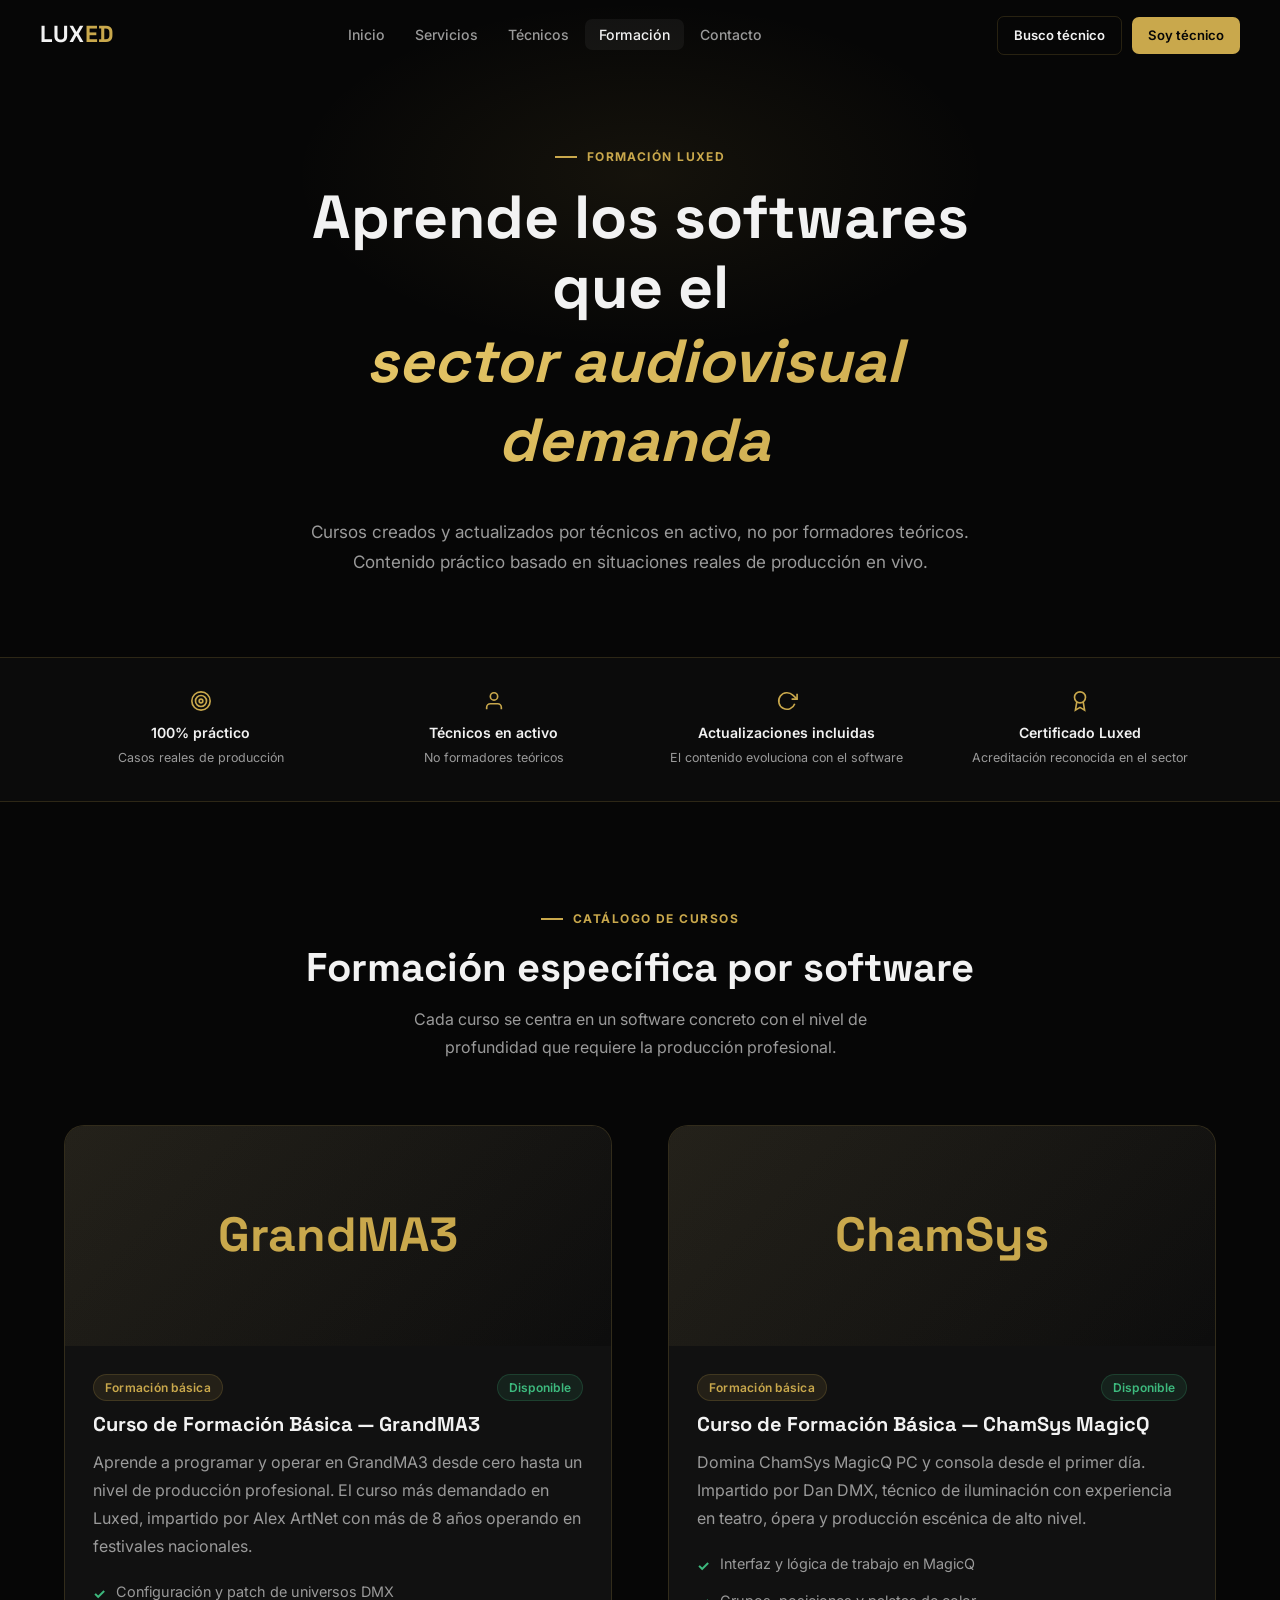
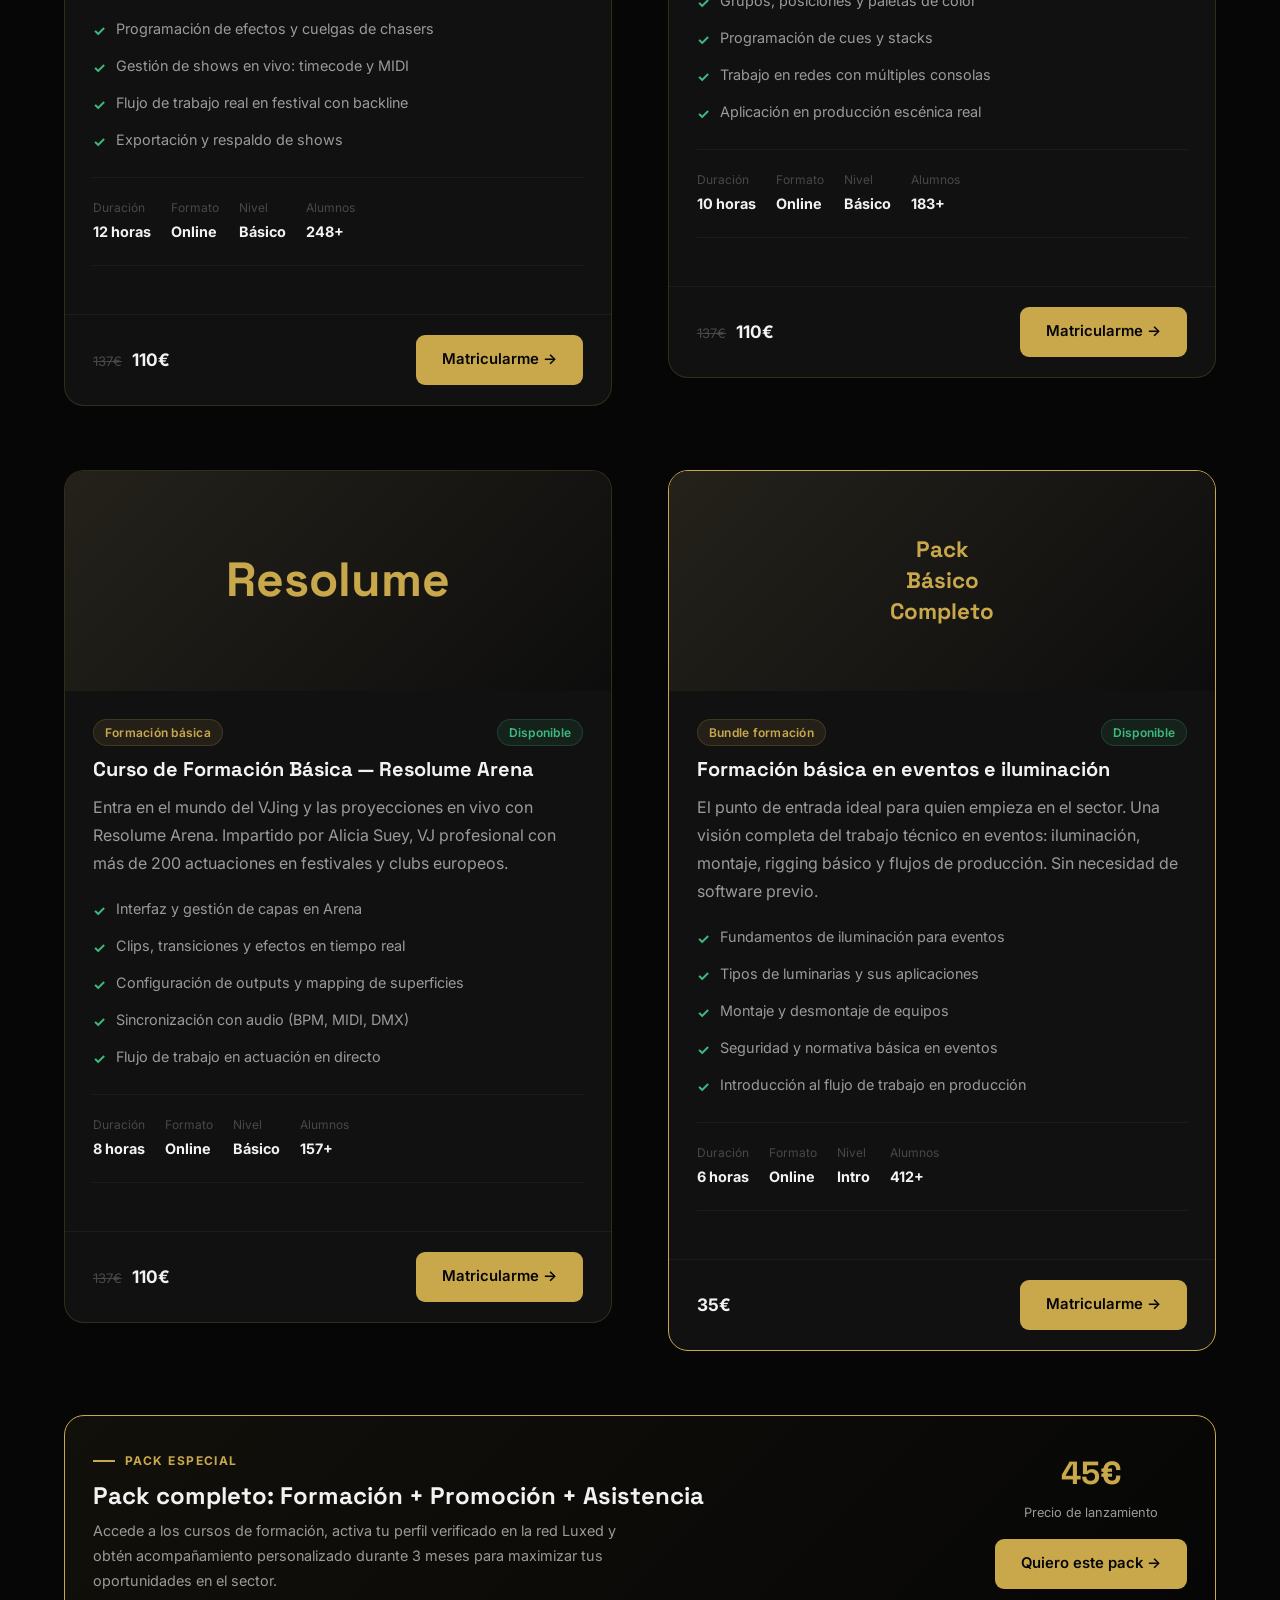
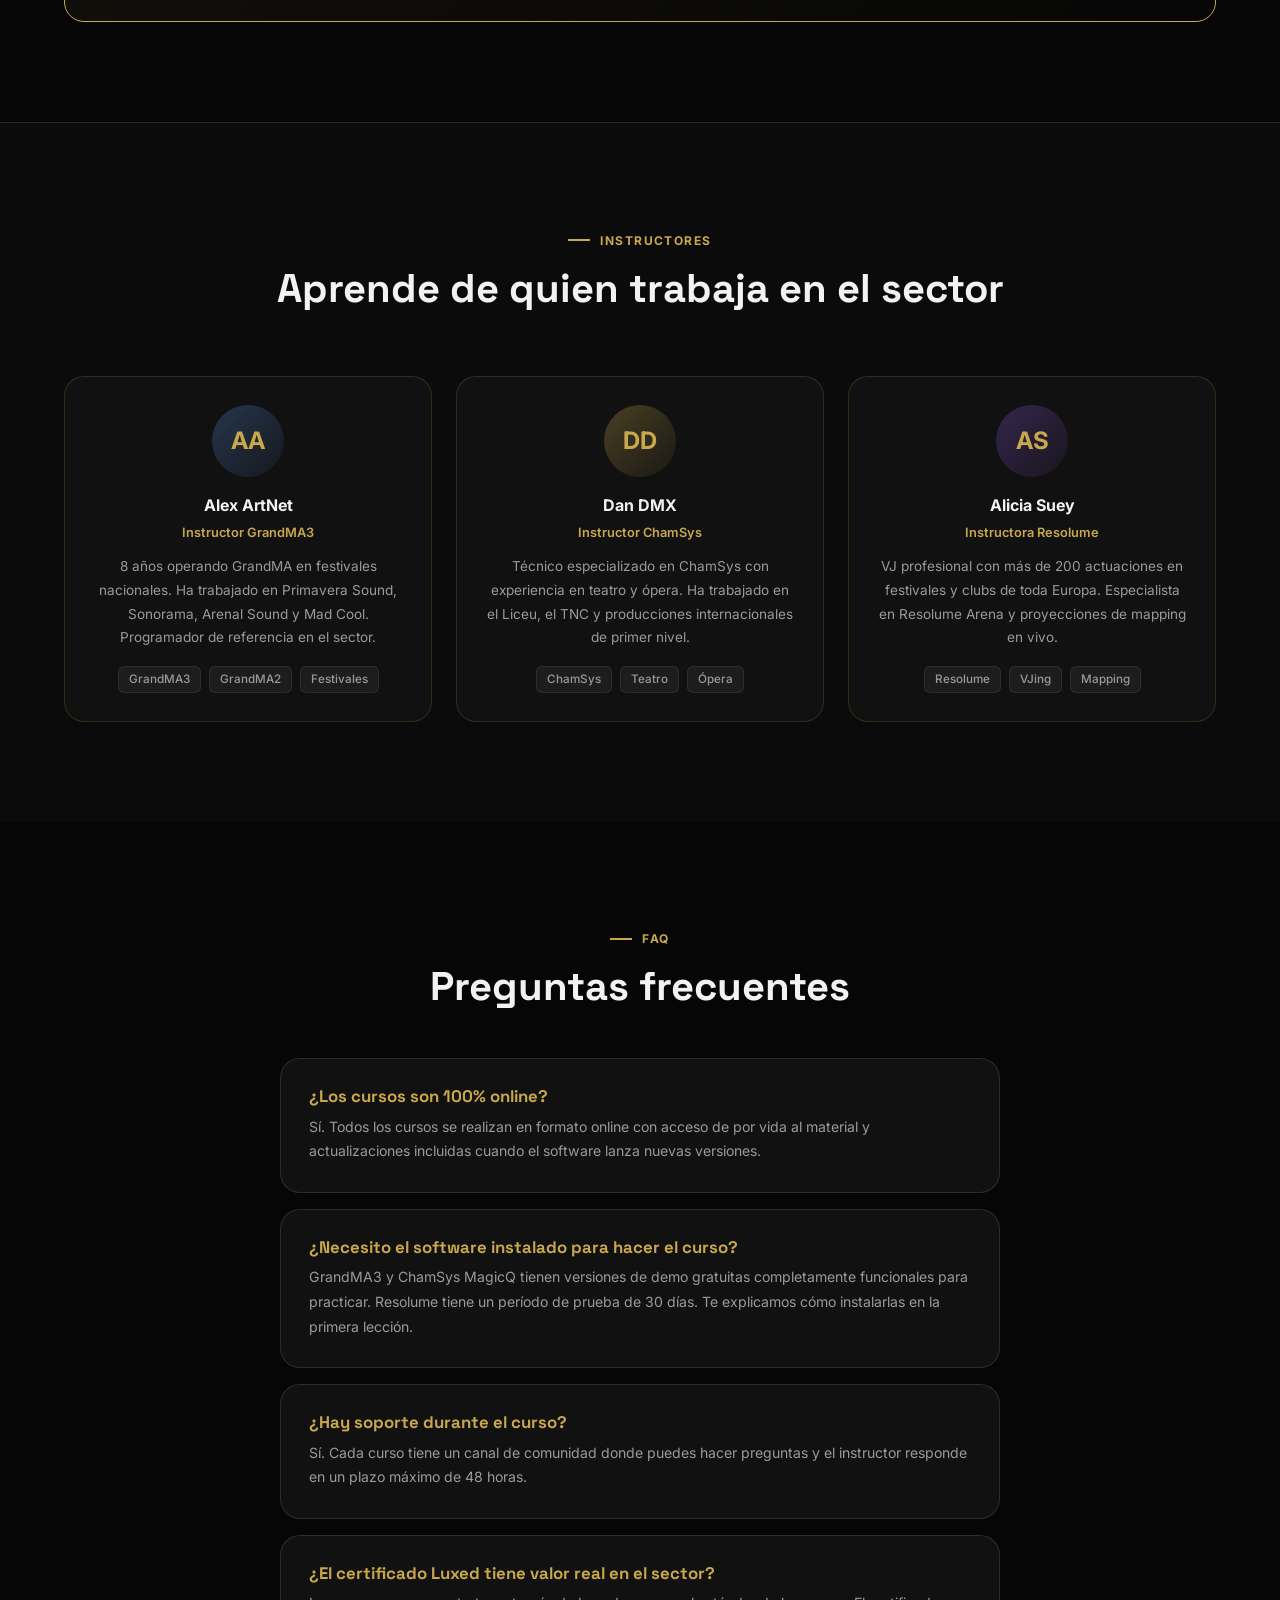
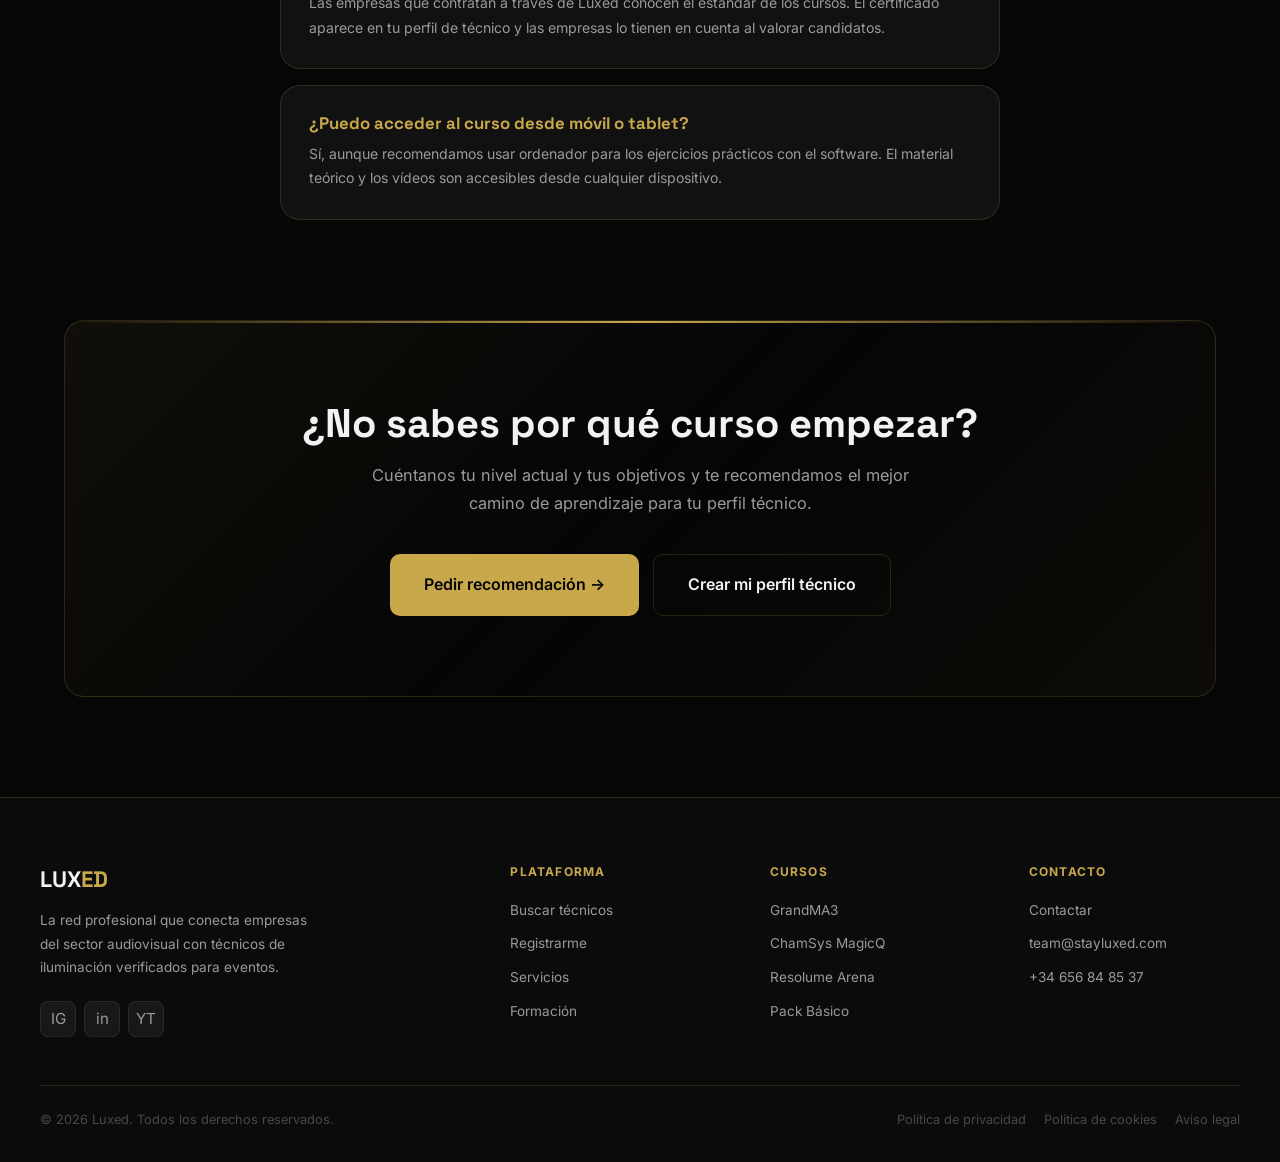
<file: formacion.html>
<!DOCTYPE html>
<html lang="es">
<head>
  <meta charset="UTF-8">
  <meta name="viewport" content="width=device-width, initial-scale=1.0">
  <title>Formación en Iluminación para Eventos — Luxed</title>
  <meta name="description" content="Cursos de GrandMA3, ChamSys MagicQ y Resolume Arena impartidos por técnicos en activo. Formación práctica para producción técnica de eventos.">
  <meta name="keywords" content="curso GrandMA3, curso ChamSys MagicQ, curso Resolume Arena, formación iluminación eventos, técnico iluminación freelance">
  <link rel="preconnect" href="https://fonts.googleapis.com">
  <link rel="preconnect" href="https://fonts.gstatic.com" crossorigin>
  <link href="https://fonts.googleapis.com/css2?family=Inter:wght@400;500;600&family=Space+Grotesk:wght@500;600;700&display=swap" rel="stylesheet">
  <link rel="stylesheet" href="css/main.css">
</head>
<body>

<nav class="nav">
  <div class="nav-inner">
    <a href="index.html" class="nav-logo">LUX<span>ED</span></a>
    <ul class="nav-links">
      <li><a href="index.html">Inicio</a></li>
      <li><a href="servicios.html">Servicios</a></li>
      <li><a href="tecnicos.html">Técnicos</a></li>
      <li><a href="formacion.html">Formación</a></li>
      <li><a href="contacto.html">Contacto</a></li>
    </ul>
    <div class="nav-actions">
      <a href="tecnicos.html" class="btn btn-outline btn-sm">Busco técnico</a>
      <a href="registro.html" class="btn btn-primary btn-sm">Soy técnico</a>
    </div>
    <button class="nav-mobile-btn" aria-label="Abrir menú"><span></span><span></span><span></span></button>
  </div>
  <div class="nav-mobile">
    <ul>
      <li><a href="index.html">Inicio</a></li>
      <li><a href="servicios.html">Servicios</a></li>
      <li><a href="tecnicos.html">Técnicos</a></li>
      <li><a href="formacion.html">Formación</a></li>
      <li><a href="contacto.html">Contacto</a></li>
    </ul>
    <div class="nav-mobile-actions">
      <a href="tecnicos.html" class="btn btn-outline">Busco técnico</a>
      <a href="registro.html" class="btn btn-primary">Soy técnico</a>
    </div>
  </div>
</nav>

<!-- PAGE HERO -->
<section class="page-hero">
  <div class="page-hero-inner fade-up">
    <div class="section-label">Formación Luxed</div>
    <h1>Aprende los softwares que el<br><em class="gradient-text">sector audiovisual demanda</em></h1>
    <p>Cursos creados y actualizados por técnicos en activo, no por formadores teóricos. Contenido práctico basado en situaciones reales de producción en vivo.</p>
  </div>
</section>

<!-- WHY STRIP -->
<div style="background: var(--bg-2); border-top: 1px solid var(--gold-border); border-bottom: 1px solid var(--gold-border); padding: 32px 24px;">
  <div class="container">
    <div class="grid-4" style="text-align: center;">
      <div class="fade-up">
        <div style="margin-bottom: 10px; display: flex; justify-content: center; color: var(--gold);"><svg width="22" height="22" viewBox="0 0 24 24" fill="none" stroke="currentColor" stroke-width="1.8" aria-hidden="true"><circle cx="12" cy="12" r="10"/><circle cx="12" cy="12" r="6"/><circle cx="12" cy="12" r="2"/></svg></div>
        <div style="font-weight: 600; font-size: 0.88rem; margin-bottom: 3px; color: var(--text);">100% práctico</div>
        <p style="font-size: 0.78rem; margin: 0;">Casos reales de producción</p>
      </div>
      <div class="fade-up fade-up-d1">
        <div style="margin-bottom: 10px; display: flex; justify-content: center; color: var(--gold);"><svg width="22" height="22" viewBox="0 0 24 24" fill="none" stroke="currentColor" stroke-width="1.8" aria-hidden="true"><path d="M20 21v-2a4 4 0 0 0-4-4H8a4 4 0 0 0-4 4v2"/><circle cx="12" cy="7" r="4"/></svg></div>
        <div style="font-weight: 600; font-size: 0.88rem; margin-bottom: 3px; color: var(--text);">Técnicos en activo</div>
        <p style="font-size: 0.78rem; margin: 0;">No formadores teóricos</p>
      </div>
      <div class="fade-up fade-up-d2">
        <div style="margin-bottom: 10px; display: flex; justify-content: center; color: var(--gold);"><svg width="22" height="22" viewBox="0 0 24 24" fill="none" stroke="currentColor" stroke-width="1.8" aria-hidden="true"><polyline points="23 4 23 10 17 10"/><path d="M20.49 15a9 9 0 1 1-2.12-9.36L23 10"/></svg></div>
        <div style="font-weight: 600; font-size: 0.88rem; margin-bottom: 3px; color: var(--text);">Actualizaciones incluidas</div>
        <p style="font-size: 0.78rem; margin: 0;">El contenido evoluciona con el software</p>
      </div>
      <div class="fade-up fade-up-d3">
        <div style="margin-bottom: 10px; display: flex; justify-content: center; color: var(--gold);"><svg width="22" height="22" viewBox="0 0 24 24" fill="none" stroke="currentColor" stroke-width="1.8" aria-hidden="true"><circle cx="12" cy="8" r="6"/><path d="M15.477 12.89L17 22l-5-3-5 3 1.523-9.11"/></svg></div>
        <div style="font-weight: 600; font-size: 0.88rem; margin-bottom: 3px; color: var(--text);">Certificado Luxed</div>
        <p style="font-size: 0.78rem; margin: 0;">Acreditación reconocida en el sector</p>
      </div>
    </div>
  </div>
</div>

<!-- COURSES -->
<section class="section">
  <div class="container">
    <div class="text-center mb-64 fade-up">
      <div class="section-label">Catálogo de cursos</div>
      <h2>Formación específica por software</h2>
      <p style="max-width: 520px; margin: 14px auto 0;">Cada curso se centra en un software concreto con el nivel de profundidad que requiere la producción profesional.</p>
    </div>

    <!-- Course 1: MA3 -->
    <div class="two-col mb-64 fade-up" style="align-items: flex-start; gap: 56px;">
      <div class="course-card" style="flex: 1;">
        <div class="course-thumb" style="height: 220px;">
          <div class="course-software" style="font-size: 3rem;">GrandMA3</div>
        </div>
        <div class="course-body" style="padding: 28px;">
          <div style="display: flex; align-items: center; justify-content: space-between; margin-bottom: 12px;">
            <span class="badge badge-gold">Formación básica</span>
            <span class="badge badge-success">Disponible</span>
          </div>
          <h3 style="margin-bottom: 12px; font-size: 1.25rem;">Curso de Formación Básica — GrandMA3</h3>
          <p style="margin-bottom: 20px;">Aprende a programar y operar en GrandMA3 desde cero hasta un nivel de producción profesional. El curso más demandado en Luxed, impartido por Alex ArtNet con más de 8 años operando en festivales nacionales.</p>
          <ul class="list-check" style="margin-bottom: 24px;">
            <li>Configuración y patch de universos DMX</li>
            <li>Programación de efectos y cuelgas de chasers</li>
            <li>Gestión de shows en vivo: timecode y MIDI</li>
            <li>Flujo de trabajo real en festival con backline</li>
            <li>Exportación y respaldo de shows</li>
          </ul>
          <div style="display: flex; gap: 20px; padding: 20px 0; border-top: 1px solid rgba(255,255,255,0.05); border-bottom: 1px solid rgba(255,255,255,0.05); margin-bottom: 20px;">
            <div><span style="font-size: 0.75rem; color: var(--text-3); display: block; margin-bottom: 2px;">Duración</span><strong style="font-size: 0.9rem;">12 horas</strong></div>
            <div><span style="font-size: 0.75rem; color: var(--text-3); display: block; margin-bottom: 2px;">Formato</span><strong style="font-size: 0.9rem;">Online</strong></div>
            <div><span style="font-size: 0.75rem; color: var(--text-3); display: block; margin-bottom: 2px;">Nivel</span><strong style="font-size: 0.9rem;">Básico</strong></div>
            <div><span style="font-size: 0.75rem; color: var(--text-3); display: block; margin-bottom: 2px;">Alumnos</span><strong style="font-size: 0.9rem;">248+</strong></div>
          </div>
        </div>
        <div class="course-foot" style="padding: 20px 28px;">
          <div>
            <span class="course-price-old">137€</span>
            <span class="course-price">110€</span>
          </div>
          <a href="contacto.html" class="btn btn-primary">Matricularme →</a>
        </div>
      </div>

      <!-- Course 2: ChamSys -->
      <div class="course-card" style="flex: 1;">
        <div class="course-thumb" style="height: 220px;">
          <div class="course-software" style="font-size: 3rem;">ChamSys</div>
        </div>
        <div class="course-body" style="padding: 28px;">
          <div style="display: flex; align-items: center; justify-content: space-between; margin-bottom: 12px;">
            <span class="badge badge-gold">Formación básica</span>
            <span class="badge badge-success">Disponible</span>
          </div>
          <h3 style="margin-bottom: 12px; font-size: 1.25rem;">Curso de Formación Básica — ChamSys MagicQ</h3>
          <p style="margin-bottom: 20px;">Domina ChamSys MagicQ PC y consola desde el primer día. Impartido por Dan DMX, técnico de iluminación con experiencia en teatro, ópera y producción escénica de alto nivel.</p>
          <ul class="list-check" style="margin-bottom: 24px;">
            <li>Interfaz y lógica de trabajo en MagicQ</li>
            <li>Grupos, posiciones y paletas de color</li>
            <li>Programación de cues y stacks</li>
            <li>Trabajo en redes con múltiples consolas</li>
            <li>Aplicación en producción escénica real</li>
          </ul>
          <div style="display: flex; gap: 20px; padding: 20px 0; border-top: 1px solid rgba(255,255,255,0.05); border-bottom: 1px solid rgba(255,255,255,0.05); margin-bottom: 20px;">
            <div><span style="font-size: 0.75rem; color: var(--text-3); display: block; margin-bottom: 2px;">Duración</span><strong style="font-size: 0.9rem;">10 horas</strong></div>
            <div><span style="font-size: 0.75rem; color: var(--text-3); display: block; margin-bottom: 2px;">Formato</span><strong style="font-size: 0.9rem;">Online</strong></div>
            <div><span style="font-size: 0.75rem; color: var(--text-3); display: block; margin-bottom: 2px;">Nivel</span><strong style="font-size: 0.9rem;">Básico</strong></div>
            <div><span style="font-size: 0.75rem; color: var(--text-3); display: block; margin-bottom: 2px;">Alumnos</span><strong style="font-size: 0.9rem;">183+</strong></div>
          </div>
        </div>
        <div class="course-foot" style="padding: 20px 28px;">
          <div>
            <span class="course-price-old">137€</span>
            <span class="course-price">110€</span>
          </div>
          <a href="contacto.html" class="btn btn-primary">Matricularme →</a>
        </div>
      </div>
    </div>

    <!-- Course 3: Resolume -->
    <div class="two-col mb-64 fade-up" style="align-items: flex-start; gap: 56px;">
      <div class="course-card" style="flex: 1;">
        <div class="course-thumb" style="height: 220px;">
          <div class="course-software" style="font-size: 3rem;">Resolume</div>
        </div>
        <div class="course-body" style="padding: 28px;">
          <div style="display: flex; align-items: center; justify-content: space-between; margin-bottom: 12px;">
            <span class="badge badge-gold">Formación básica</span>
            <span class="badge badge-success">Disponible</span>
          </div>
          <h3 style="margin-bottom: 12px; font-size: 1.25rem;">Curso de Formación Básica — Resolume Arena</h3>
          <p style="margin-bottom: 20px;">Entra en el mundo del VJing y las proyecciones en vivo con Resolume Arena. Impartido por Alicia Suey, VJ profesional con más de 200 actuaciones en festivales y clubs europeos.</p>
          <ul class="list-check" style="margin-bottom: 24px;">
            <li>Interfaz y gestión de capas en Arena</li>
            <li>Clips, transiciones y efectos en tiempo real</li>
            <li>Configuración de outputs y mapping de superficies</li>
            <li>Sincronización con audio (BPM, MIDI, DMX)</li>
            <li>Flujo de trabajo en actuación en directo</li>
          </ul>
          <div style="display: flex; gap: 20px; padding: 20px 0; border-top: 1px solid rgba(255,255,255,0.05); border-bottom: 1px solid rgba(255,255,255,0.05); margin-bottom: 20px;">
            <div><span style="font-size: 0.75rem; color: var(--text-3); display: block; margin-bottom: 2px;">Duración</span><strong style="font-size: 0.9rem;">8 horas</strong></div>
            <div><span style="font-size: 0.75rem; color: var(--text-3); display: block; margin-bottom: 2px;">Formato</span><strong style="font-size: 0.9rem;">Online</strong></div>
            <div><span style="font-size: 0.75rem; color: var(--text-3); display: block; margin-bottom: 2px;">Nivel</span><strong style="font-size: 0.9rem;">Básico</strong></div>
            <div><span style="font-size: 0.75rem; color: var(--text-3); display: block; margin-bottom: 2px;">Alumnos</span><strong style="font-size: 0.9rem;">157+</strong></div>
          </div>
        </div>
        <div class="course-foot" style="padding: 20px 28px;">
          <div>
            <span class="course-price-old">137€</span>
            <span class="course-price">110€</span>
          </div>
          <a href="contacto.html" class="btn btn-primary">Matricularme →</a>
        </div>
      </div>

      <!-- Bundle -->
      <div class="course-card" style="flex: 1; border-color: var(--gold); position: relative;">
        <div style="position: absolute; top: -14px; left: 24px; background: var(--gold); color: #060606; font-size: 0.72rem; font-weight: 700; letter-spacing: 0.06em; padding: 4px 14px; border-radius: 100px;">MEJOR VALOR</div>
        <div class="course-thumb" style="height: 220px;">
          <div class="course-software" style="font-size: 1.4rem; line-height: 1.4; text-align: center;">Pack<br>Básico<br>Completo</div>
        </div>
        <div class="course-body" style="padding: 28px;">
          <div style="display: flex; align-items: center; justify-content: space-between; margin-bottom: 12px;">
            <span class="badge badge-gold">Bundle formación</span>
            <span class="badge badge-success">Disponible</span>
          </div>
          <h3 style="margin-bottom: 12px; font-size: 1.25rem;">Formación básica en eventos e iluminación</h3>
          <p style="margin-bottom: 20px;">El punto de entrada ideal para quien empieza en el sector. Una visión completa del trabajo técnico en eventos: iluminación, montaje, rigging básico y flujos de producción. Sin necesidad de software previo.</p>
          <ul class="list-check" style="margin-bottom: 24px;">
            <li>Fundamentos de iluminación para eventos</li>
            <li>Tipos de luminarias y sus aplicaciones</li>
            <li>Montaje y desmontaje de equipos</li>
            <li>Seguridad y normativa básica en eventos</li>
            <li>Introducción al flujo de trabajo en producción</li>
          </ul>
          <div style="display: flex; gap: 20px; padding: 20px 0; border-top: 1px solid rgba(255,255,255,0.05); border-bottom: 1px solid rgba(255,255,255,0.05); margin-bottom: 20px;">
            <div><span style="font-size: 0.75rem; color: var(--text-3); display: block; margin-bottom: 2px;">Duración</span><strong style="font-size: 0.9rem;">6 horas</strong></div>
            <div><span style="font-size: 0.75rem; color: var(--text-3); display: block; margin-bottom: 2px;">Formato</span><strong style="font-size: 0.9rem;">Online</strong></div>
            <div><span style="font-size: 0.75rem; color: var(--text-3); display: block; margin-bottom: 2px;">Nivel</span><strong style="font-size: 0.9rem;">Intro</strong></div>
            <div><span style="font-size: 0.75rem; color: var(--text-3); display: block; margin-bottom: 2px;">Alumnos</span><strong style="font-size: 0.9rem;">412+</strong></div>
          </div>
        </div>
        <div class="course-foot" style="padding: 20px 28px;">
          <div>
            <span class="course-price">35€</span>
          </div>
          <a href="contacto.html" class="btn btn-primary">Matricularme →</a>
        </div>
      </div>
    </div>

    <!-- Packs -->
    <div class="card fade-up" style="background: linear-gradient(135deg, rgba(201,168,76,0.06), transparent); border-color: var(--gold);">
      <div style="display: flex; align-items: center; justify-content: space-between; flex-wrap: wrap; gap: 24px;">
        <div>
          <div class="section-label" style="margin-bottom: 12px;">Pack especial</div>
          <h3 style="margin-bottom: 8px;">Pack completo: Formación + Promoción + Asistencia</h3>
          <p style="max-width: 560px; font-size: 0.9rem;">Accede a los cursos de formación, activa tu perfil verificado en la red Luxed y obtén acompañamiento personalizado durante 3 meses para maximizar tus oportunidades en el sector.</p>
        </div>
        <div style="text-align: center; flex-shrink: 0;">
          <div style="font-size: 2rem; font-weight: 700; font-family: 'Space Grotesk', sans-serif; color: var(--gold); margin-bottom: 4px;">45€</div>
          <div style="font-size: 0.8rem; color: var(--text-2); margin-bottom: 16px;">Precio de lanzamiento</div>
          <a href="contacto.html" class="btn btn-primary">Quiero este pack →</a>
        </div>
      </div>
    </div>

  </div>
</section>

<!-- INSTRUCTORS -->
<section class="section" style="background: var(--bg-2); border-top: 1px solid var(--gold-border);">
  <div class="container">
    <div class="text-center mb-64 fade-up">
      <div class="section-label">Instructores</div>
      <h2>Aprende de quien trabaja en el sector</h2>
    </div>

    <div class="grid-3">
      <div class="card fade-up" style="text-align: center;">
        <div class="tech-av tech-av-blue" style="width: 72px; height: 72px; font-size: 1.5rem; margin: 0 auto 16px;">AA</div>
        <div style="font-weight: 700; font-size: 1rem; margin-bottom: 4px;">Alex ArtNet</div>
        <div style="font-size: 0.8rem; color: var(--gold); font-weight: 600; margin-bottom: 12px;">Instructor GrandMA3</div>
        <p style="font-size: 0.85rem; margin-bottom: 16px;">8 años operando GrandMA en festivales nacionales. Ha trabajado en Primavera Sound, Sonorama, Arenal Sound y Mad Cool. Programador de referencia en el sector.</p>
        <div style="display: flex; justify-content: center; gap: 8px; flex-wrap: wrap;">
          <span class="tag">GrandMA3</span>
          <span class="tag">GrandMA2</span>
          <span class="tag">Festivales</span>
        </div>
      </div>

      <div class="card fade-up fade-up-d1" style="text-align: center;">
        <div class="tech-av tech-av-gold" style="width: 72px; height: 72px; font-size: 1.5rem; margin: 0 auto 16px;">DD</div>
        <div style="font-weight: 700; font-size: 1rem; margin-bottom: 4px;">Dan DMX</div>
        <div style="font-size: 0.8rem; color: var(--gold); font-weight: 600; margin-bottom: 12px;">Instructor ChamSys</div>
        <p style="font-size: 0.85rem; margin-bottom: 16px;">Técnico especializado en ChamSys con experiencia en teatro y ópera. Ha trabajado en el Liceu, el TNC y producciones internacionales de primer nivel.</p>
        <div style="display: flex; justify-content: center; gap: 8px; flex-wrap: wrap;">
          <span class="tag">ChamSys</span>
          <span class="tag">Teatro</span>
          <span class="tag">Ópera</span>
        </div>
      </div>

      <div class="card fade-up fade-up-d2" style="text-align: center;">
        <div class="tech-av tech-av-purple" style="width: 72px; height: 72px; font-size: 1.5rem; margin: 0 auto 16px;">AS</div>
        <div style="font-weight: 700; font-size: 1rem; margin-bottom: 4px;">Alicia Suey</div>
        <div style="font-size: 0.8rem; color: var(--gold); font-weight: 600; margin-bottom: 12px;">Instructora Resolume</div>
        <p style="font-size: 0.85rem; margin-bottom: 16px;">VJ profesional con más de 200 actuaciones en festivales y clubs de toda Europa. Especialista en Resolume Arena y proyecciones de mapping en vivo.</p>
        <div style="display: flex; justify-content: center; gap: 8px; flex-wrap: wrap;">
          <span class="tag">Resolume</span>
          <span class="tag">VJing</span>
          <span class="tag">Mapping</span>
        </div>
      </div>
    </div>
  </div>
</section>

<!-- FAQ -->
<section class="section">
  <div class="container">
    <div class="text-center mb-48 fade-up">
      <div class="section-label">FAQ</div>
      <h2>Preguntas frecuentes</h2>
    </div>

    <div style="max-width: 720px; margin: 0 auto; display: flex; flex-direction: column; gap: 16px;">
      <div class="card fade-up">
        <h4 style="margin-bottom: 8px; color: var(--gold);">¿Los cursos son 100% online?</h4>
        <p style="font-size: 0.88rem; margin: 0;">Sí. Todos los cursos se realizan en formato online con acceso de por vida al material y actualizaciones incluidas cuando el software lanza nuevas versiones.</p>
      </div>
      <div class="card fade-up fade-up-d1">
        <h4 style="margin-bottom: 8px; color: var(--gold);">¿Necesito el software instalado para hacer el curso?</h4>
        <p style="font-size: 0.88rem; margin: 0;">GrandMA3 y ChamSys MagicQ tienen versiones de demo gratuitas completamente funcionales para practicar. Resolume tiene un período de prueba de 30 días. Te explicamos cómo instalarlas en la primera lección.</p>
      </div>
      <div class="card fade-up fade-up-d2">
        <h4 style="margin-bottom: 8px; color: var(--gold);">¿Hay soporte durante el curso?</h4>
        <p style="font-size: 0.88rem; margin: 0;">Sí. Cada curso tiene un canal de comunidad donde puedes hacer preguntas y el instructor responde en un plazo máximo de 48 horas.</p>
      </div>
      <div class="card fade-up">
        <h4 style="margin-bottom: 8px; color: var(--gold);">¿El certificado Luxed tiene valor real en el sector?</h4>
        <p style="font-size: 0.88rem; margin: 0;">Las empresas que contratan a través de Luxed conocen el estándar de los cursos. El certificado aparece en tu perfil de técnico y las empresas lo tienen en cuenta al valorar candidatos.</p>
      </div>
      <div class="card fade-up fade-up-d1">
        <h4 style="margin-bottom: 8px; color: var(--gold);">¿Puedo acceder al curso desde móvil o tablet?</h4>
        <p style="font-size: 0.88rem; margin: 0;">Sí, aunque recomendamos usar ordenador para los ejercicios prácticos con el software. El material teórico y los vídeos son accesibles desde cualquier dispositivo.</p>
      </div>
    </div>
  </div>
</section>

<!-- CTA -->
<section class="section" style="padding-top: 0;">
  <div class="container">
    <div class="cta-box fade-up">
      <h2>¿No sabes por qué curso empezar?</h2>
      <p>Cuéntanos tu nivel actual y tus objetivos y te recomendamos el mejor camino de aprendizaje para tu perfil técnico.</p>
      <div class="cta-btns">
        <a href="contacto.html" class="btn btn-primary btn-lg">Pedir recomendación →</a>
        <a href="registro.html" class="btn btn-outline btn-lg">Crear mi perfil técnico</a>
      </div>
    </div>
  </div>
</section>

<footer class="footer">
  <div class="footer-inner">
    <div class="footer-grid">
      <div class="footer-brand">
        <div class="footer-logo">LUX<span>ED</span></div>
        <p class="footer-desc">La red profesional que conecta empresas del sector audiovisual con técnicos de iluminación verificados para eventos.</p>
        <div class="footer-social">
          <a href="#" class="social-btn" aria-label="Instagram">IG</a>
          <a href="#" class="social-btn" aria-label="LinkedIn">in</a>
          <a href="#" class="social-btn" aria-label="YouTube">YT</a>
        </div>
      </div>
      <div>
        <div class="footer-col-title">Plataforma</div>
        <ul class="footer-links">
          <li><a href="tecnicos.html">Buscar técnicos</a></li>
          <li><a href="registro.html">Registrarme</a></li>
          <li><a href="servicios.html">Servicios</a></li>
          <li><a href="formacion.html">Formación</a></li>
        </ul>
      </div>
      <div>
        <div class="footer-col-title">Cursos</div>
        <ul class="footer-links">
          <li><a href="formacion.html">GrandMA3</a></li>
          <li><a href="formacion.html">ChamSys MagicQ</a></li>
          <li><a href="formacion.html">Resolume Arena</a></li>
          <li><a href="formacion.html">Pack Básico</a></li>
        </ul>
      </div>
      <div>
        <div class="footer-col-title">Contacto</div>
        <ul class="footer-links">
          <li><a href="contacto.html">Contactar</a></li>
          <li><a href="mailto:team@stayluxed.com">team@stayluxed.com</a></li>
          <li><a href="tel:+34656848537">+34 656 84 85 37</a></li>
        </ul>
      </div>
    </div>
    <div class="footer-bottom">
      <div class="footer-copy">© 2026 Luxed. Todos los derechos reservados.</div>
      <div class="footer-legal">
        <a href="#">Política de privacidad</a>
        <a href="#">Política de cookies</a>
        <a href="#">Aviso legal</a>
      </div>
    </div>
  </div>
</footer>

<script src="js/main.js"></script>
</body>
</html>
</file>
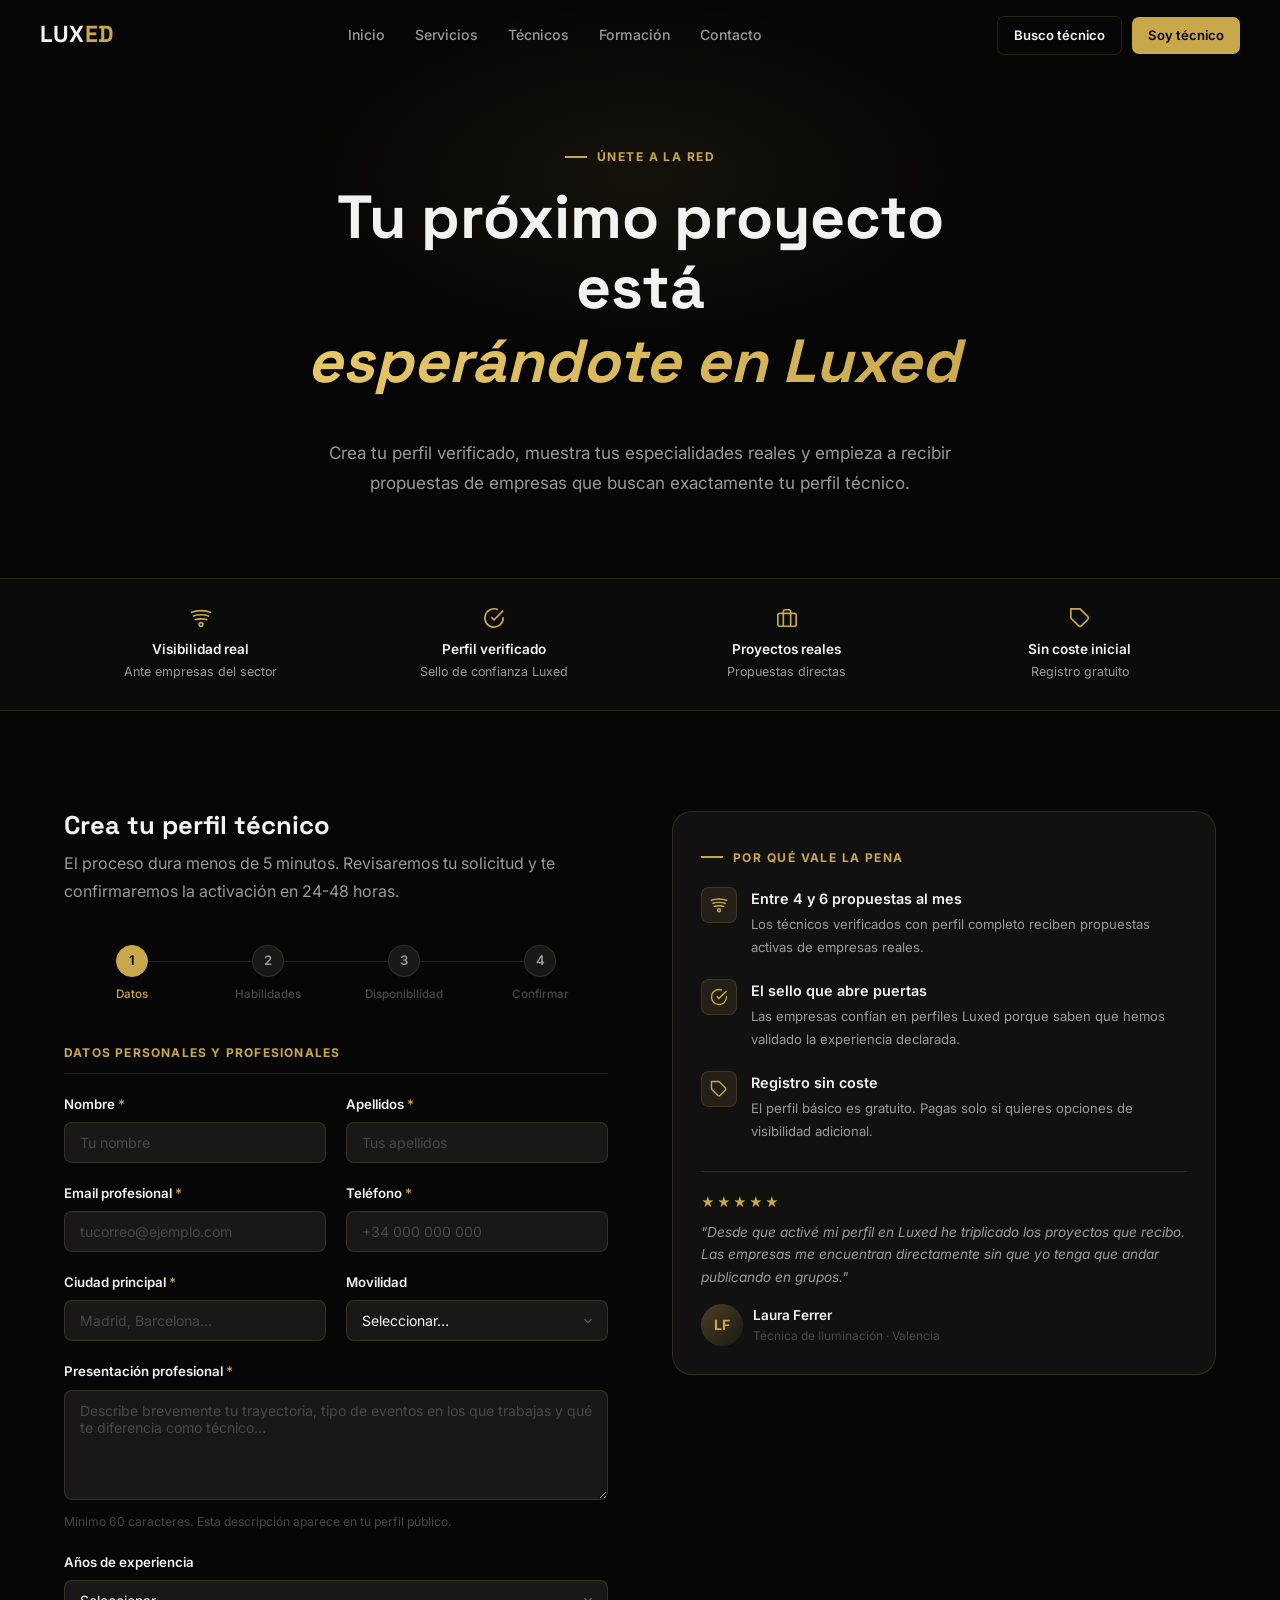
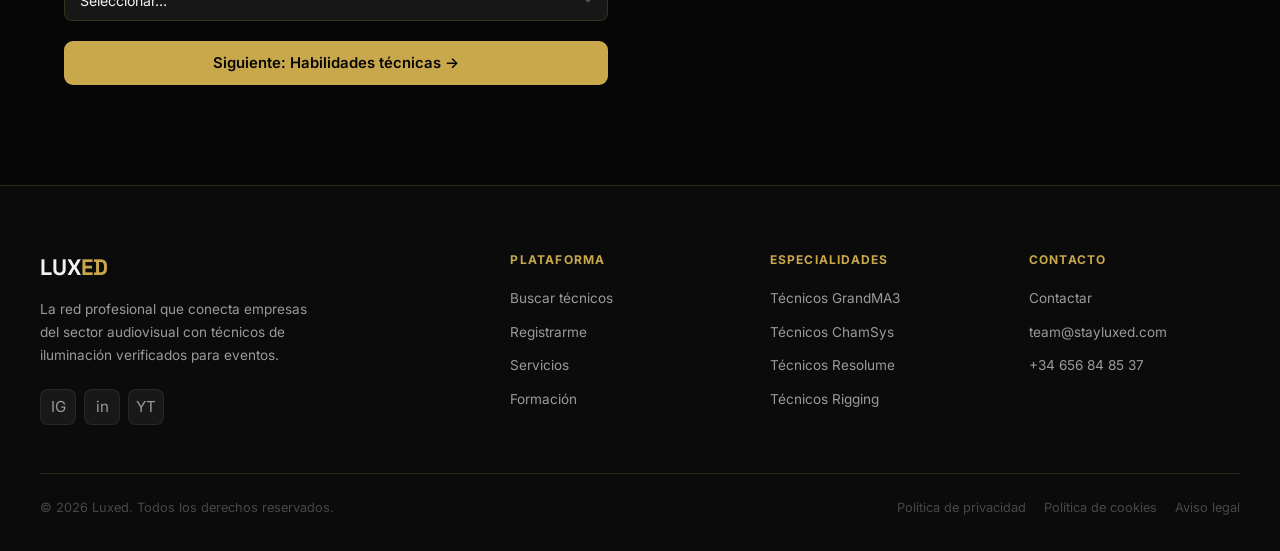
<file: registro.html>
<!DOCTYPE html>
<html lang="es">
<head>
  <meta charset="UTF-8">
  <meta name="viewport" content="width=device-width, initial-scale=1.0">
  <title>Únete como Técnico — Luxed</title>
  <meta name="description" content="Crea tu perfil verificado en Luxed y accede a proyectos reales de producción técnica de eventos. Red de técnicos de iluminación freelance.">
  <link rel="preconnect" href="https://fonts.googleapis.com">
  <link rel="preconnect" href="https://fonts.gstatic.com" crossorigin>
  <link href="https://fonts.googleapis.com/css2?family=Inter:wght@400;500;600&family=Space+Grotesk:wght@500;600;700&display=swap" rel="stylesheet">
  <link rel="stylesheet" href="css/main.css">
</head>
<body>

<nav class="nav">
  <div class="nav-inner">
    <a href="index.html" class="nav-logo">LUX<span>ED</span></a>
    <ul class="nav-links">
      <li><a href="index.html">Inicio</a></li>
      <li><a href="servicios.html">Servicios</a></li>
      <li><a href="tecnicos.html">Técnicos</a></li>
      <li><a href="formacion.html">Formación</a></li>
      <li><a href="contacto.html">Contacto</a></li>
    </ul>
    <div class="nav-actions">
      <a href="tecnicos.html" class="btn btn-outline btn-sm">Busco técnico</a>
      <a href="registro.html" class="btn btn-primary btn-sm">Soy técnico</a>
    </div>
    <button class="nav-mobile-btn" aria-label="Abrir menú"><span></span><span></span><span></span></button>
  </div>
  <div class="nav-mobile">
    <ul>
      <li><a href="index.html">Inicio</a></li>
      <li><a href="servicios.html">Servicios</a></li>
      <li><a href="tecnicos.html">Técnicos</a></li>
      <li><a href="formacion.html">Formación</a></li>
      <li><a href="contacto.html">Contacto</a></li>
    </ul>
    <div class="nav-mobile-actions">
      <a href="tecnicos.html" class="btn btn-outline">Busco técnico</a>
      <a href="registro.html" class="btn btn-primary">Soy técnico</a>
    </div>
  </div>
</nav>

<!-- PAGE HERO -->
<section class="page-hero">
  <div class="page-hero-inner fade-up">
    <div class="section-label">Únete a la red</div>
    <h1>Tu próximo proyecto está<br><em class="gradient-text">esperándote en Luxed</em></h1>
    <p>Crea tu perfil verificado, muestra tus especialidades reales y empieza a recibir propuestas de empresas que buscan exactamente tu perfil técnico.</p>
  </div>
</section>

<!-- BENEFITS STRIP -->
<div style="background: var(--bg-2); border-top: 1px solid var(--gold-border); border-bottom: 1px solid var(--gold-border); padding: 28px 24px; margin-bottom: 0;">
  <div class="container">
    <div class="grid-4" style="text-align: center;">
      <div class="fade-up">
        <div style="margin-bottom: 10px; display: flex; justify-content: center; color: var(--gold);"><svg width="22" height="22" viewBox="0 0 24 24" fill="none" stroke="currentColor" stroke-width="1.8" aria-hidden="true"><path d="M1 6c0 0 5-2 11-2s11 2 11 2"/><path d="M3 10s4-1.5 9-1.5S21 10 21 10"/><path d="M5 14s3-1 7-1 7 1 7 1"/><circle cx="12" cy="19" r="2"/></svg></div>
        <div style="font-size: 0.85rem; font-weight: 600; color: var(--text); margin-bottom: 2px;">Visibilidad real</div>
        <div style="font-size: 0.78rem; color: var(--text-2);">Ante empresas del sector</div>
      </div>
      <div class="fade-up fade-up-d1">
        <div style="margin-bottom: 10px; display: flex; justify-content: center; color: var(--gold);"><svg width="22" height="22" viewBox="0 0 24 24" fill="none" stroke="currentColor" stroke-width="1.8" aria-hidden="true"><path d="M22 11.08V12a10 10 0 1 1-5.93-9.14"/><polyline points="22 4 12 14.01 9 11.01"/></svg></div>
        <div style="font-size: 0.85rem; font-weight: 600; color: var(--text); margin-bottom: 2px;">Perfil verificado</div>
        <div style="font-size: 0.78rem; color: var(--text-2);">Sello de confianza Luxed</div>
      </div>
      <div class="fade-up fade-up-d2">
        <div style="margin-bottom: 10px; display: flex; justify-content: center; color: var(--gold);"><svg width="22" height="22" viewBox="0 0 24 24" fill="none" stroke="currentColor" stroke-width="1.8" aria-hidden="true"><rect x="2" y="7" width="20" height="14" rx="2"/><path d="M16 21V5a2 2 0 0 0-2-2h-4a2 2 0 0 0-2 2v16"/></svg></div>
        <div style="font-size: 0.85rem; font-weight: 600; color: var(--text); margin-bottom: 2px;">Proyectos reales</div>
        <div style="font-size: 0.78rem; color: var(--text-2);">Propuestas directas</div>
      </div>
      <div class="fade-up fade-up-d3">
        <div style="margin-bottom: 10px; display: flex; justify-content: center; color: var(--gold);"><svg width="22" height="22" viewBox="0 0 24 24" fill="none" stroke="currentColor" stroke-width="1.8" aria-hidden="true"><path d="M20.59 13.41l-7.17 7.17a2 2 0 0 1-2.83 0L2 12V2h10l8.59 8.59a2 2 0 0 1 0 2.82z"/><line x1="7" y1="7" x2="7.01" y2="7"/></svg></div>
        <div style="font-size: 0.85rem; font-weight: 600; color: var(--text); margin-bottom: 2px;">Sin coste inicial</div>
        <div style="font-size: 0.78rem; color: var(--text-2);">Registro gratuito</div>
      </div>
    </div>
  </div>
</div>

<!-- FORM SECTION -->
<section class="section">
  <div class="container">
    <div class="two-col" style="align-items: flex-start; gap: 64px;">

      <!-- LEFT: Form -->
      <div>
        <h2 class="mb-8" style="font-size: 1.6rem;">Crea tu perfil técnico</h2>
        <p class="mb-40">El proceso dura menos de 5 minutos. Revisaremos tu solicitud y te confirmaremos la activación en 24-48 horas.</p>

        <!-- Steps indicator -->
        <div class="steps-indicator mb-40" role="list" aria-label="Pasos del formulario">
          <div class="step-ind active" role="listitem">
            <div class="step-ind-num">1</div>
            <div class="step-ind-label">Datos</div>
          </div>
          <div class="step-ind" role="listitem">
            <div class="step-ind-num">2</div>
            <div class="step-ind-label">Habilidades</div>
          </div>
          <div class="step-ind" role="listitem">
            <div class="step-ind-num">3</div>
            <div class="step-ind-label">Disponibilidad</div>
          </div>
          <div class="step-ind" role="listitem">
            <div class="step-ind-num">4</div>
            <div class="step-ind-label">Confirmar</div>
          </div>
        </div>

        <form data-form data-multistep novalidate>

          <!-- STEP 1: Personal data -->
          <div class="form-step active" data-step="0">
            <div class="form-section-title">Datos personales y profesionales</div>

            <div class="form-grid">
              <div class="form-group">
                <label class="form-label" for="nombre">Nombre <span class="req">*</span></label>
                <input class="form-input" id="nombre" type="text" placeholder="Tu nombre" required>
              </div>
              <div class="form-group">
                <label class="form-label" for="apellidos">Apellidos <span class="req">*</span></label>
                <input class="form-input" id="apellidos" type="text" placeholder="Tus apellidos" required>
              </div>
            </div>

            <div class="form-grid">
              <div class="form-group">
                <label class="form-label" for="email">Email profesional <span class="req">*</span></label>
                <input class="form-input" id="email" type="email" placeholder="tucorreo@ejemplo.com" required>
              </div>
              <div class="form-group">
                <label class="form-label" for="telefono">Teléfono <span class="req">*</span></label>
                <input class="form-input" id="telefono" type="tel" placeholder="+34 000 000 000" required>
              </div>
            </div>

            <div class="form-grid">
              <div class="form-group">
                <label class="form-label" for="ciudad">Ciudad principal <span class="req">*</span></label>
                <input class="form-input" id="ciudad" type="text" placeholder="Madrid, Barcelona…" required>
              </div>
              <div class="form-group">
                <label class="form-label" for="movilidad">Movilidad</label>
                <select class="form-select" id="movilidad">
                  <option value="">Seleccionar…</option>
                  <option>Solo mi ciudad</option>
                  <option>Comunidad autónoma</option>
                  <option>Nacional</option>
                  <option>Internacional</option>
                </select>
              </div>
            </div>

            <div class="form-group">
              <label class="form-label" for="bio">Presentación profesional <span class="req">*</span></label>
              <textarea class="form-textarea" id="bio" placeholder="Describe brevemente tu trayectoria, tipo de eventos en los que trabajas y qué te diferencia como técnico…" style="min-height: 110px;" required></textarea>
              <div class="form-hint">Mínimo 60 caracteres. Esta descripción aparece en tu perfil público.</div>
            </div>

            <div class="form-group">
              <label class="form-label" for="experiencia">Años de experiencia</label>
              <select class="form-select" id="experiencia">
                <option value="">Seleccionar…</option>
                <option>Menos de 1 año</option>
                <option>1-2 años</option>
                <option>3-5 años</option>
                <option>6-10 años</option>
                <option>Más de 10 años</option>
              </select>
            </div>

            <button type="button" class="btn btn-primary btn-block" data-next>Siguiente: Habilidades técnicas →</button>
          </div>

          <!-- STEP 2: Skills -->
          <div class="form-step" data-step="1">
            <div class="form-section-title">Softwares y especialidades</div>

            <div class="form-group">
              <label class="form-label">Softwares que dominas <span class="req">*</span></label>
              <div class="form-hint mb-16">Selecciona todos los que uses profesionalmente</div>
              <div class="skill-grid">
                <div><input type="checkbox" class="skill-option" id="s-ma3" name="skills" value="grandma3"><label class="skill-label" for="s-ma3"><svg width="13" height="13" viewBox="0 0 24 24" fill="none" stroke="currentColor" stroke-width="2" aria-hidden="true"><path d="M12 2a7 7 0 0 1 7 7c0 2.6-1.4 4.9-3.5 6.2V17a1 1 0 0 1-1 1h-5a1 1 0 0 1-1-1v-1.8C6.4 13.9 5 11.6 5 9a7 7 0 0 1 7-7z"/><line x1="9" y1="21" x2="15" y2="21"/><line x1="10" y1="18" x2="14" y2="18"/></svg> GrandMA3</label></div>
                <div><input type="checkbox" class="skill-option" id="s-ma2" name="skills" value="grandma2"><label class="skill-label" for="s-ma2"><svg width="13" height="13" viewBox="0 0 24 24" fill="none" stroke="currentColor" stroke-width="2" aria-hidden="true"><path d="M12 2a7 7 0 0 1 7 7c0 2.6-1.4 4.9-3.5 6.2V17a1 1 0 0 1-1 1h-5a1 1 0 0 1-1-1v-1.8C6.4 13.9 5 11.6 5 9a7 7 0 0 1 7-7z"/><line x1="9" y1="21" x2="15" y2="21"/><line x1="10" y1="18" x2="14" y2="18"/></svg> GrandMA2</label></div>
                <div><input type="checkbox" class="skill-option" id="s-mq" name="skills" value="chamsys"><label class="skill-label" for="s-mq"><svg width="13" height="13" viewBox="0 0 24 24" fill="none" stroke="currentColor" stroke-width="2" aria-hidden="true"><line x1="4" y1="21" x2="4" y2="14"/><line x1="4" y1="10" x2="4" y2="3"/><line x1="12" y1="21" x2="12" y2="12"/><line x1="12" y1="8" x2="12" y2="3"/><line x1="20" y1="21" x2="20" y2="16"/><line x1="20" y1="12" x2="20" y2="3"/><line x1="1" y1="14" x2="7" y2="14"/><line x1="9" y1="8" x2="15" y2="8"/><line x1="17" y1="16" x2="23" y2="16"/></svg> ChamSys MagicQ</label></div>
                <div><input type="checkbox" class="skill-option" id="s-res" name="skills" value="resolume"><label class="skill-label" for="s-res"><svg width="13" height="13" viewBox="0 0 24 24" fill="none" stroke="currentColor" stroke-width="2" aria-hidden="true"><rect x="2" y="2" width="20" height="20" rx="2.18"/><line x1="7" y1="2" x2="7" y2="22"/><line x1="17" y1="2" x2="17" y2="22"/><line x1="2" y1="12" x2="22" y2="12"/><line x1="2" y1="7" x2="7" y2="7"/><line x1="2" y1="17" x2="7" y2="17"/><line x1="17" y1="17" x2="22" y2="17"/><line x1="17" y1="7" x2="22" y2="7"/></svg> Resolume Arena</label></div>
                <div><input type="checkbox" class="skill-option" id="s-wysi" name="skills" value="wysiwyg"><label class="skill-label" for="s-wysi"><svg width="13" height="13" viewBox="0 0 24 24" fill="none" stroke="currentColor" stroke-width="2" aria-hidden="true"><rect x="2" y="3" width="20" height="14" rx="2"/><line x1="8" y1="21" x2="16" y2="21"/><line x1="12" y1="17" x2="12" y2="21"/></svg> Wysiwyg</label></div>
                <div><input type="checkbox" class="skill-option" id="s-dep" name="skills" value="depence"><label class="skill-label" for="s-dep"><svg width="13" height="13" viewBox="0 0 24 24" fill="none" stroke="currentColor" stroke-width="2" aria-hidden="true"><rect x="2" y="3" width="20" height="14" rx="2"/><line x1="8" y1="21" x2="16" y2="21"/><line x1="12" y1="17" x2="12" y2="21"/></svg> Depence</label></div>
                <div><input type="checkbox" class="skill-option" id="s-rig" name="skills" value="rigging"><label class="skill-label" for="s-rig"><svg width="13" height="13" viewBox="0 0 24 24" fill="none" stroke="currentColor" stroke-width="2" aria-hidden="true"><path d="M14.7 6.3a1 1 0 0 0 0 1.4l1.6 1.6a1 1 0 0 0 1.4 0l3.77-3.77a6 6 0 0 1-7.94 7.94l-6.91 6.91a2.12 2.12 0 0 1-3-3l6.91-6.91a6 6 0 0 1 7.94-7.94l-3.76 3.76z"/></svg> Rigging</label></div>
                <div><input type="checkbox" class="skill-option" id="s-dis" name="skills" value="diseño"><label class="skill-label" for="s-dis"><svg width="13" height="13" viewBox="0 0 24 24" fill="none" stroke="currentColor" stroke-width="2" aria-hidden="true"><path d="M12 20h9"/><path d="M16.5 3.5a2.121 2.121 0 0 1 3 3L7 19l-4 1 1-4L16.5 3.5z"/></svg> Diseño de Luz</label></div>
                <div><input type="checkbox" class="skill-option" id="s-fol" name="skills" value="follow-spot"><label class="skill-label" for="s-fol"><svg width="13" height="13" viewBox="0 0 24 24" fill="none" stroke="currentColor" stroke-width="2" aria-hidden="true"><polygon points="13 2 3 14 12 14 11 22 21 10 12 10 13 2"/></svg> Follow Spot</label></div>
              </div>
            </div>

            <div class="form-group mt-24">
              <label class="form-label">Tipo de eventos <span class="req">*</span></label>
              <div class="skill-grid">
                <div><input type="checkbox" class="skill-option" id="e-fes" name="events"><label class="skill-label" for="e-fes"><svg width="13" height="13" viewBox="0 0 24 24" fill="none" stroke="currentColor" stroke-width="2" aria-hidden="true"><path d="M9 18V5l12-2v13"/><circle cx="6" cy="18" r="3"/><circle cx="18" cy="16" r="3"/></svg> Festivales</label></div>
                <div><input type="checkbox" class="skill-option" id="e-cor" name="events"><label class="skill-label" for="e-cor"><svg width="13" height="13" viewBox="0 0 24 24" fill="none" stroke="currentColor" stroke-width="2" aria-hidden="true"><rect x="2" y="7" width="20" height="14" rx="2"/><path d="M16 21V5a2 2 0 0 0-2-2h-4a2 2 0 0 0-2 2v16"/></svg> Corporativos</label></div>
                <div><input type="checkbox" class="skill-option" id="e-tea" name="events"><label class="skill-label" for="e-tea"><svg width="13" height="13" viewBox="0 0 24 24" fill="none" stroke="currentColor" stroke-width="2" aria-hidden="true"><polygon points="12 2 15.09 8.26 22 9.27 17 14.14 18.18 21.02 12 17.77 5.82 21.02 7 14.14 2 9.27 8.91 8.26 12 2"/></svg> Teatro/Ópera</label></div>
                <div><input type="checkbox" class="skill-option" id="e-con" name="events"><label class="skill-label" for="e-con"><svg width="13" height="13" viewBox="0 0 24 24" fill="none" stroke="currentColor" stroke-width="2" aria-hidden="true"><path d="M12 1a3 3 0 0 0-3 3v8a3 3 0 0 0 6 0V4a3 3 0 0 0-3-3z"/><path d="M19 10v2a7 7 0 0 1-14 0v-2"/><line x1="12" y1="19" x2="12" y2="23"/><line x1="8" y1="23" x2="16" y2="23"/></svg> Conciertos</label></div>
                <div><input type="checkbox" class="skill-option" id="e-tele" name="events"><label class="skill-label" for="e-tele"><svg width="13" height="13" viewBox="0 0 24 24" fill="none" stroke="currentColor" stroke-width="2" aria-hidden="true"><rect x="2" y="7" width="20" height="15" rx="2"/><polyline points="17 2 12 7 7 2"/></svg> TV/Broadcast</label></div>
                <div><input type="checkbox" class="skill-option" id="e-mod" name="events"><label class="skill-label" for="e-mod"><svg width="13" height="13" viewBox="0 0 24 24" fill="none" stroke="currentColor" stroke-width="2" aria-hidden="true"><circle cx="6" cy="6" r="3"/><circle cx="6" cy="18" r="3"/><line x1="20" y1="4" x2="8.12" y2="15.88"/><line x1="14.47" y1="14.48" x2="20" y2="20"/><line x1="8.12" y1="8.12" x2="12" y2="12"/></svg> Moda/Pasarelas</label></div>
              </div>
            </div>

            <div class="form-group mt-24">
              <label class="form-label" for="linkedin">LinkedIn o portfolio (opcional)</label>
              <input class="form-input" id="linkedin" type="url" placeholder="https://linkedin.com/in/tuperfil">
            </div>

            <div style="display: flex; gap: 12px; margin-top: 8px;">
              <button type="button" class="btn btn-outline" data-prev style="flex: 0 0 auto;">← Atrás</button>
              <button type="button" class="btn btn-primary" data-next style="flex: 1;">Siguiente: Disponibilidad →</button>
            </div>
          </div>

          <!-- STEP 3: Availability -->
          <div class="form-step" data-step="2">
            <div class="form-section-title">Disponibilidad y condiciones</div>

            <div class="form-group">
              <label class="form-label" for="disponibilidad">Disponibilidad actual <span class="req">*</span></label>
              <select class="form-select" id="disponibilidad" required>
                <option value="">Seleccionar…</option>
                <option value="disponible">Disponible ahora</option>
                <option value="proximo">Disponible próximo mes</option>
                <option value="parcial">Disponibilidad parcial (fechas sueltas)</option>
                <option value="ocupado">Ocupado actualmente</option>
              </select>
            </div>

            <div class="form-group">
              <label class="form-label" for="tarifa">Tarifa orientativa (€/día)</label>
              <select class="form-select" id="tarifa">
                <option value="">Prefiero no indicarla</option>
                <option>Menos de 200€/día</option>
                <option>200–300€/día</option>
                <option>300–450€/día</option>
                <option>450–600€/día</option>
                <option>Más de 600€/día</option>
              </select>
              <div class="form-hint">No se muestra públicamente. Solo la usamos para filtrar proyectos compatibles.</div>
            </div>

            <div class="form-group">
              <label class="form-label" for="min-dias">Duración mínima de proyectos</label>
              <select class="form-select" id="min-dias">
                <option value="">Sin mínimo</option>
                <option>1 día (eventos puntuales)</option>
                <option>2-3 días</option>
                <option>1 semana</option>
                <option>Proyectos de larga duración</option>
              </select>
            </div>

            <div class="form-group">
              <label class="form-label" for="notas">Notas adicionales para empresas (opcional)</label>
              <textarea class="form-textarea" id="notas" placeholder="Información adicional que quieras que las empresas sepan: condiciones especiales, equipamiento propio, carnet de conducir, idiomas…" style="min-height: 90px;"></textarea>
            </div>

            <div style="display: flex; gap: 12px; margin-top: 8px;">
              <button type="button" class="btn btn-outline" data-prev style="flex: 0 0 auto;">← Atrás</button>
              <button type="button" class="btn btn-primary" data-next style="flex: 1;">Revisar y enviar →</button>
            </div>
          </div>

          <!-- STEP 4: Confirm -->
          <div class="form-step" data-step="3">
            <div class="form-section-title">Confirmación</div>

            <div class="card mb-24" style="background: var(--bg-elevated);">
              <p style="font-size: 0.88rem; color: var(--text-2); line-height: 1.7;">
                Al enviar este formulario, el equipo de Luxed revisará tu solicitud. Recibirás un email de confirmación en <strong>24-48 horas hábiles</strong> con el resultado de la verificación y los siguientes pasos para activar tu perfil.
              </p>
            </div>

            <div class="form-group">
              <label class="form-check">
                <input type="checkbox" required>
                <span>He leído y acepto la <a href="#" style="color: var(--gold);">Política de Privacidad</a> y los <a href="#" style="color: var(--gold);">Términos de uso</a> de Luxed. <span class="req">*</span></span>
              </label>
            </div>

            <div class="form-group">
              <label class="form-check">
                <input type="checkbox">
                <span>Quiero recibir comunicaciones sobre nuevas oportunidades de proyectos por email.</span>
              </label>
            </div>

            <div style="display: flex; gap: 12px; margin-top: 8px;">
              <button type="button" class="btn btn-outline" data-prev style="flex: 0 0 auto;">← Atrás</button>
              <button type="submit" class="btn btn-primary" style="flex: 1;">Enviar solicitud de registro ✓</button>
            </div>
          </div>

        </form>
      </div>

      <!-- RIGHT: Social proof -->
      <div>
        <div class="card mb-24 fade-up" style="position: sticky; top: 96px;">
          <div class="section-label" style="margin-bottom: 20px;">Por qué vale la pena</div>

          <div style="display: flex; flex-direction: column; gap: 20px; margin-bottom: 28px;">
            <div style="display: flex; gap: 14px; align-items: flex-start;">
              <div style="width: 36px; height: 36px; border-radius: 8px; background: var(--gold-glow); border: 1px solid var(--gold-border); display: flex; align-items: center; justify-content: center; flex-shrink: 0; color: var(--gold);"><svg width="18" height="18" viewBox="0 0 24 24" fill="none" stroke="currentColor" stroke-width="1.8" aria-hidden="true"><path d="M1 6c0 0 5-2 11-2s11 2 11 2"/><path d="M3 10s4-1.5 9-1.5S21 10 21 10"/><path d="M5 14s3-1 7-1 7 1 7 1"/><circle cx="12" cy="19" r="2"/></svg></div>
              <div>
                <div style="font-weight: 600; font-size: 0.9rem; margin-bottom: 3px;">Entre 4 y 6 propuestas al mes</div>
                <p style="font-size: 0.82rem; color: var(--text-2); margin: 0;">Los técnicos verificados con perfil completo reciben propuestas activas de empresas reales.</p>
              </div>
            </div>

            <div style="display: flex; gap: 14px; align-items: flex-start;">
              <div style="width: 36px; height: 36px; border-radius: 8px; background: var(--gold-glow); border: 1px solid var(--gold-border); display: flex; align-items: center; justify-content: center; flex-shrink: 0; color: var(--gold);"><svg width="18" height="18" viewBox="0 0 24 24" fill="none" stroke="currentColor" stroke-width="1.8" aria-hidden="true"><path d="M22 11.08V12a10 10 0 1 1-5.93-9.14"/><polyline points="22 4 12 14.01 9 11.01"/></svg></div>
              <div>
                <div style="font-weight: 600; font-size: 0.9rem; margin-bottom: 3px;">El sello que abre puertas</div>
                <p style="font-size: 0.82rem; color: var(--text-2); margin: 0;">Las empresas confían en perfiles Luxed porque saben que hemos validado la experiencia declarada.</p>
              </div>
            </div>

            <div style="display: flex; gap: 14px; align-items: flex-start;">
              <div style="width: 36px; height: 36px; border-radius: 8px; background: var(--gold-glow); border: 1px solid var(--gold-border); display: flex; align-items: center; justify-content: center; flex-shrink: 0; color: var(--gold);"><svg width="18" height="18" viewBox="0 0 24 24" fill="none" stroke="currentColor" stroke-width="1.8" aria-hidden="true"><path d="M20.59 13.41l-7.17 7.17a2 2 0 0 1-2.83 0L2 12V2h10l8.59 8.59a2 2 0 0 1 0 2.82z"/><line x1="7" y1="7" x2="7.01" y2="7"/></svg></div>
              <div>
                <div style="font-weight: 600; font-size: 0.9rem; margin-bottom: 3px;">Registro sin coste</div>
                <p style="font-size: 0.82rem; color: var(--text-2); margin: 0;">El perfil básico es gratuito. Pagas solo si quieres opciones de visibilidad adicional.</p>
              </div>
            </div>
          </div>

          <div class="divider" style="margin: 20px 0;"></div>

          <!-- Testimonial -->
          <div>
            <div class="stars mb-8">
              <span class="star">★</span><span class="star">★</span><span class="star">★</span><span class="star">★</span><span class="star">★</span>
            </div>
            <p style="font-size: 0.85rem; color: var(--text-2); line-height: 1.65; margin-bottom: 16px; font-style: italic;">"Desde que activé mi perfil en Luxed he triplicado los proyectos que recibo. Las empresas me encuentran directamente sin que yo tenga que andar publicando en grupos."</p>
            <div style="display: flex; align-items: center; gap: 10px;">
              <div class="testi-av">LF</div>
              <div>
                <div style="font-weight: 600; font-size: 0.85rem;">Laura Ferrer</div>
                <div style="font-size: 0.75rem; color: var(--text-3);">Técnica de Iluminación · Valencia</div>
              </div>
            </div>
          </div>
        </div>
      </div>
    </div>
  </div>
</section>

<footer class="footer">
  <div class="footer-inner">
    <div class="footer-grid">
      <div class="footer-brand">
        <div class="footer-logo">LUX<span>ED</span></div>
        <p class="footer-desc">La red profesional que conecta empresas del sector audiovisual con técnicos de iluminación verificados para eventos.</p>
        <div class="footer-social">
          <a href="#" class="social-btn" aria-label="Instagram">IG</a>
          <a href="#" class="social-btn" aria-label="LinkedIn">in</a>
          <a href="#" class="social-btn" aria-label="YouTube">YT</a>
        </div>
      </div>
      <div>
        <div class="footer-col-title">Plataforma</div>
        <ul class="footer-links">
          <li><a href="tecnicos.html">Buscar técnicos</a></li>
          <li><a href="registro.html">Registrarme</a></li>
          <li><a href="servicios.html">Servicios</a></li>
          <li><a href="formacion.html">Formación</a></li>
        </ul>
      </div>
      <div>
        <div class="footer-col-title">Especialidades</div>
        <ul class="footer-links">
          <li><a href="#">Técnicos GrandMA3</a></li>
          <li><a href="#">Técnicos ChamSys</a></li>
          <li><a href="#">Técnicos Resolume</a></li>
          <li><a href="#">Técnicos Rigging</a></li>
        </ul>
      </div>
      <div>
        <div class="footer-col-title">Contacto</div>
        <ul class="footer-links">
          <li><a href="contacto.html">Contactar</a></li>
          <li><a href="mailto:team@stayluxed.com">team@stayluxed.com</a></li>
          <li><a href="tel:+34656848537">+34 656 84 85 37</a></li>
        </ul>
      </div>
    </div>
    <div class="footer-bottom">
      <div class="footer-copy">© 2026 Luxed. Todos los derechos reservados.</div>
      <div class="footer-legal">
        <a href="#">Política de privacidad</a>
        <a href="#">Política de cookies</a>
        <a href="#">Aviso legal</a>
      </div>
    </div>
  </div>
</footer>

<script src="js/main.js"></script>
</body>
</html>
</file>
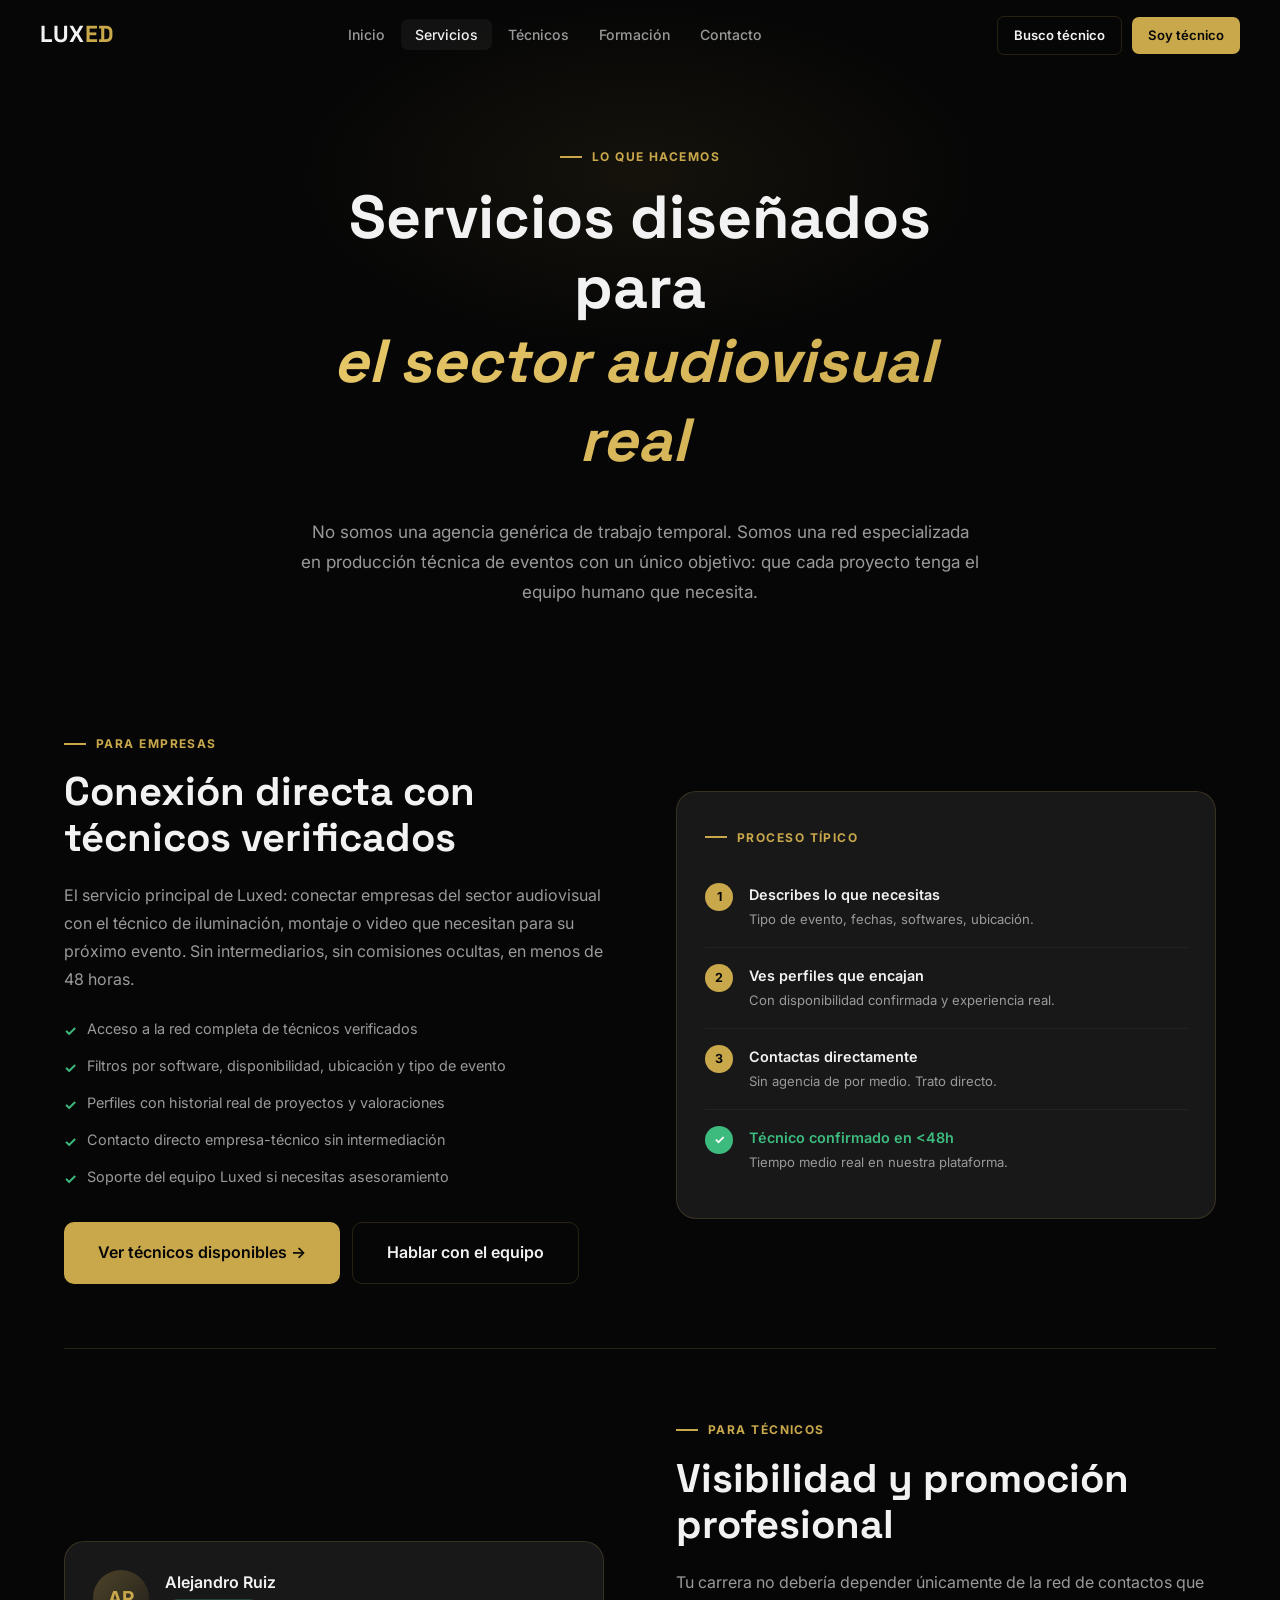
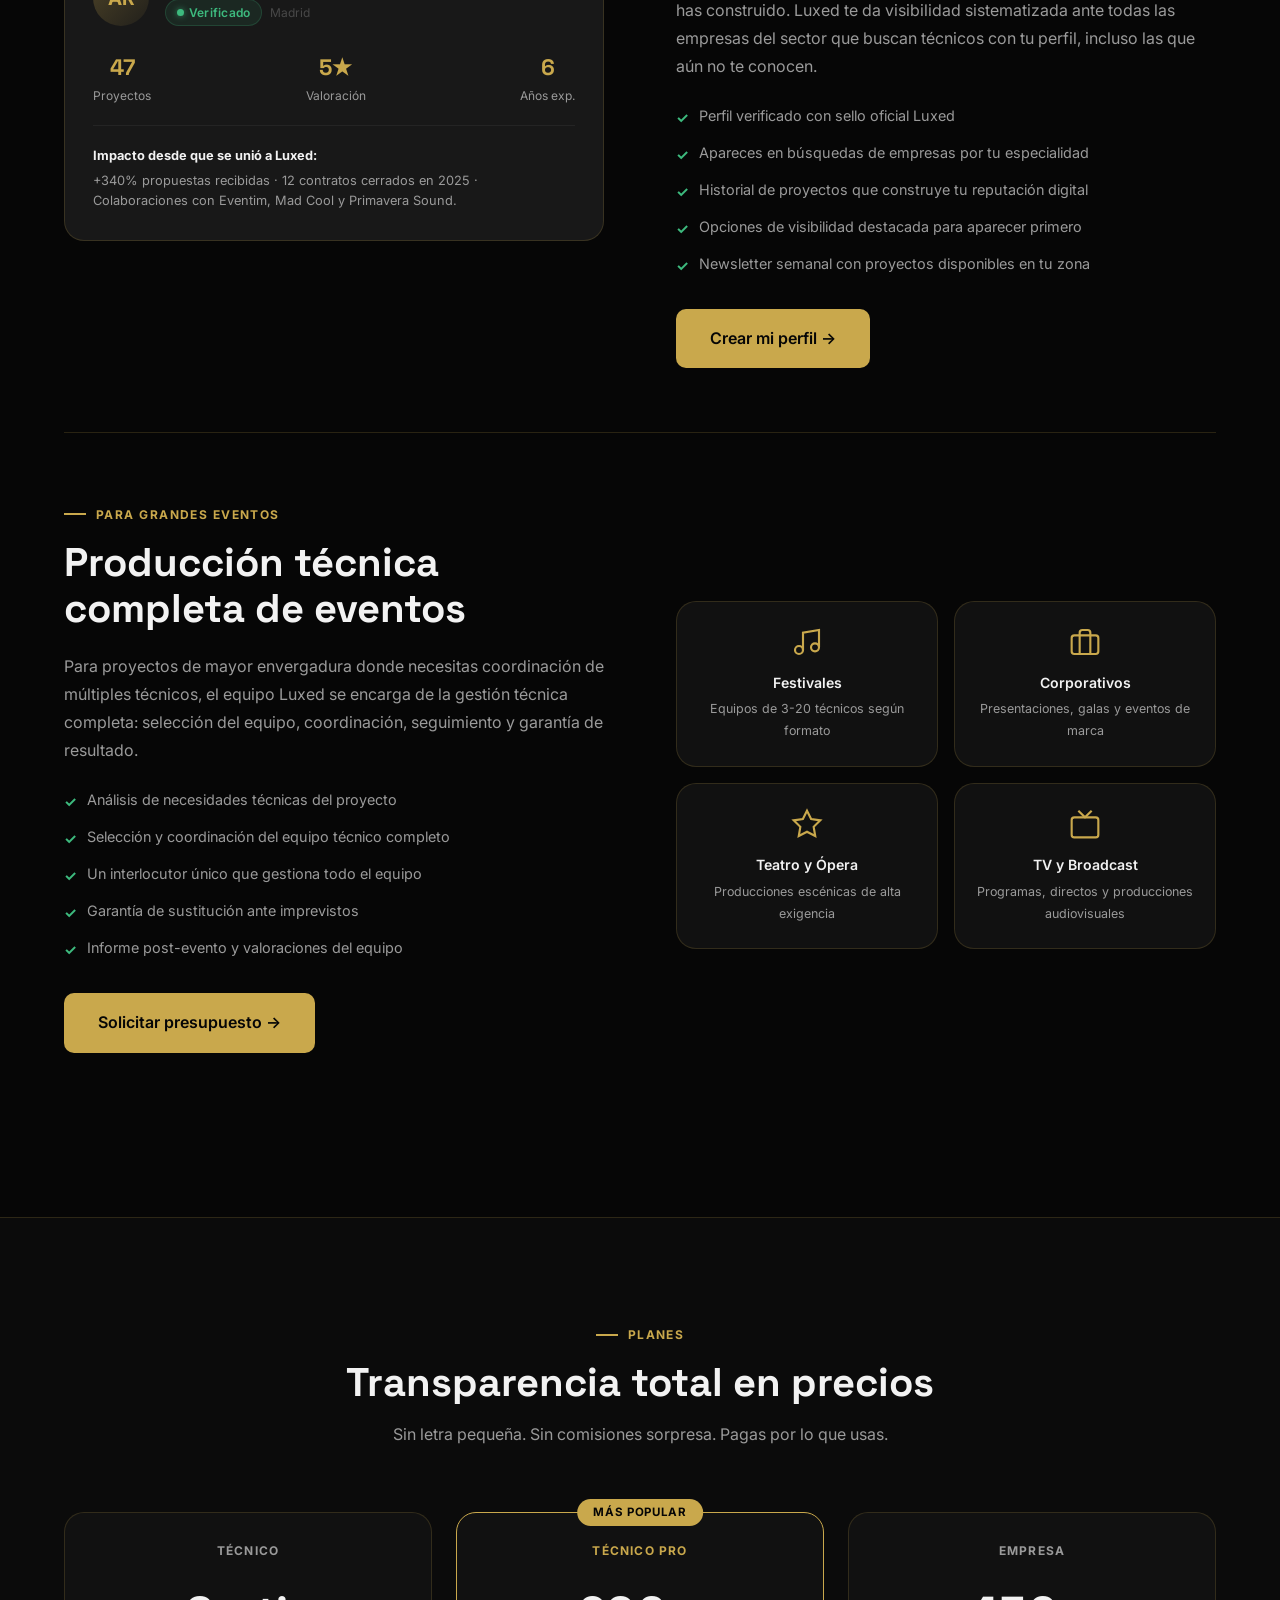
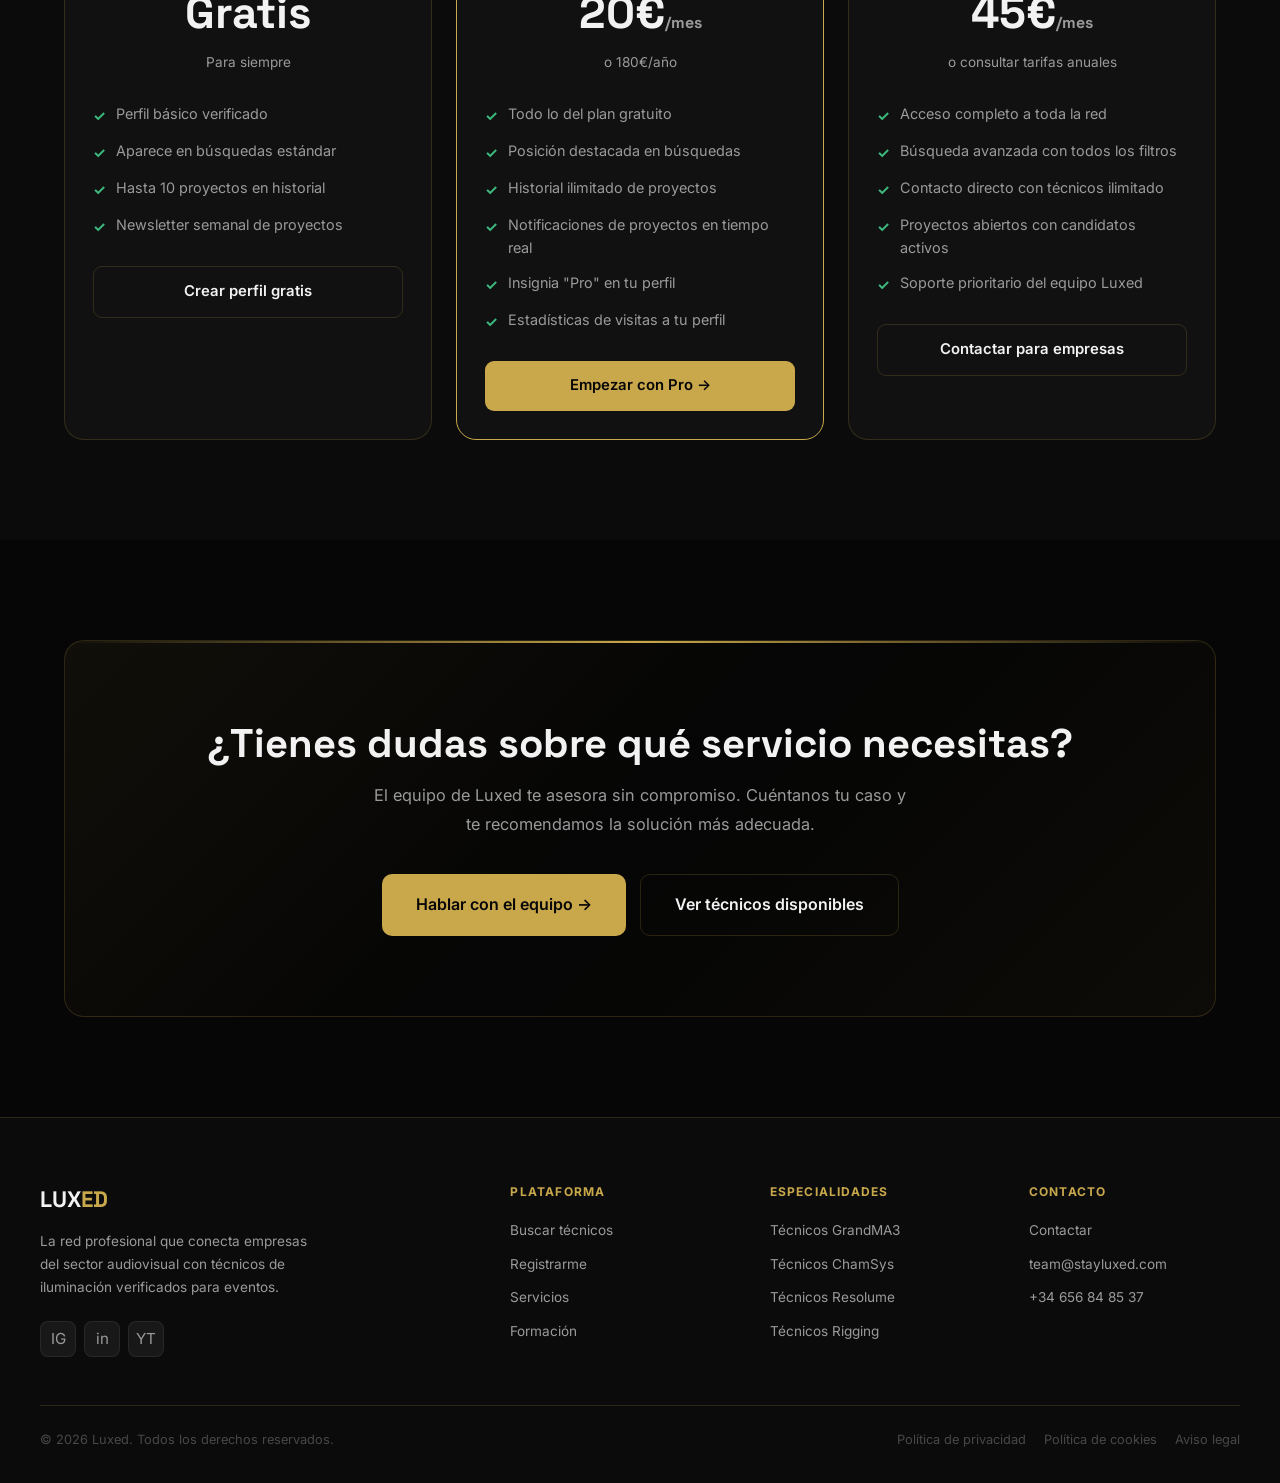
<file: servicios.html>
<!DOCTYPE html>
<html lang="es">
<head>
  <meta charset="UTF-8">
  <meta name="viewport" content="width=device-width, initial-scale=1.0">
  <title>Servicios — Luxed · Producción Técnica de Eventos</title>
  <meta name="description" content="Servicios de Luxed: contratación de técnicos verificados, producción técnica de eventos y visibilidad para profesionales del sector audiovisual.">
  <meta name="keywords" content="producción técnica eventos, contratar técnicos audiovisuales, servicios iluminación eventos, agencia técnicos iluminación">
  <link rel="preconnect" href="https://fonts.googleapis.com">
  <link rel="preconnect" href="https://fonts.gstatic.com" crossorigin>
  <link href="https://fonts.googleapis.com/css2?family=Inter:wght@400;500;600&family=Space+Grotesk:wght@500;600;700&display=swap" rel="stylesheet">
  <link rel="stylesheet" href="css/main.css">
</head>
<body>

<nav class="nav">
  <div class="nav-inner">
    <a href="index.html" class="nav-logo">LUX<span>ED</span></a>
    <ul class="nav-links">
      <li><a href="index.html">Inicio</a></li>
      <li><a href="servicios.html">Servicios</a></li>
      <li><a href="tecnicos.html">Técnicos</a></li>
      <li><a href="formacion.html">Formación</a></li>
      <li><a href="contacto.html">Contacto</a></li>
    </ul>
    <div class="nav-actions">
      <a href="tecnicos.html" class="btn btn-outline btn-sm">Busco técnico</a>
      <a href="registro.html" class="btn btn-primary btn-sm">Soy técnico</a>
    </div>
    <button class="nav-mobile-btn" aria-label="Abrir menú"><span></span><span></span><span></span></button>
  </div>
  <div class="nav-mobile">
    <ul>
      <li><a href="index.html">Inicio</a></li>
      <li><a href="servicios.html">Servicios</a></li>
      <li><a href="tecnicos.html">Técnicos</a></li>
      <li><a href="formacion.html">Formación</a></li>
      <li><a href="contacto.html">Contacto</a></li>
    </ul>
    <div class="nav-mobile-actions">
      <a href="tecnicos.html" class="btn btn-outline">Busco técnico</a>
      <a href="registro.html" class="btn btn-primary">Soy técnico</a>
    </div>
  </div>
</nav>

<!-- PAGE HERO -->
<section class="page-hero">
  <div class="page-hero-inner fade-up">
    <div class="section-label">Lo que hacemos</div>
    <h1>Servicios diseñados para<br><em class="gradient-text">el sector audiovisual real</em></h1>
    <p>No somos una agencia genérica de trabajo temporal. Somos una red especializada en producción técnica de eventos con un único objetivo: que cada proyecto tenga el equipo humano que necesita.</p>
  </div>
</section>

<!-- SERVICES DETAIL -->
<section class="section" style="padding-top: 40px;">
  <div class="container">

    <!-- Service 1 -->
    <div class="two-col mb-64 fade-up" style="align-items: center;">
      <div>
        <div class="section-label">Para empresas</div>
        <h2>Conexión directa con<br>técnicos verificados</h2>
        <p style="margin: 20px 0 24px;">El servicio principal de Luxed: conectar empresas del sector audiovisual con el técnico de iluminación, montaje o video que necesitan para su próximo evento. Sin intermediarios, sin comisiones ocultas, en menos de 48 horas.</p>
        <ul class="list-check mb-32">
          <li>Acceso a la red completa de técnicos verificados</li>
          <li>Filtros por software, disponibilidad, ubicación y tipo de evento</li>
          <li>Perfiles con historial real de proyectos y valoraciones</li>
          <li>Contacto directo empresa-técnico sin intermediación</li>
          <li>Soporte del equipo Luxed si necesitas asesoramiento</li>
        </ul>
        <div style="display: flex; gap: 12px; flex-wrap: wrap;">
          <a href="tecnicos.html" class="btn btn-primary btn-lg">Ver técnicos disponibles →</a>
          <a href="contacto.html" class="btn btn-outline btn-lg">Hablar con el equipo</a>
        </div>
      </div>
      <div class="fade-up fade-up-d2">
        <div class="card" style="background: var(--bg-elevated);">
          <div class="section-label" style="margin-bottom: 20px;">Proceso típico</div>
          <div style="display: flex; flex-direction: column; gap: 0;">
            <div style="display: flex; gap: 16px; padding: 16px 0; border-bottom: 1px solid rgba(255,255,255,0.05);">
              <div style="width: 28px; height: 28px; border-radius: 50%; background: var(--gold); color: #060606; display: flex; align-items: center; justify-content: center; font-size: 0.78rem; font-weight: 700; flex-shrink: 0;">1</div>
              <div>
                <div style="font-weight: 600; font-size: 0.9rem; margin-bottom: 2px;">Describes lo que necesitas</div>
                <p style="font-size: 0.82rem; margin: 0;">Tipo de evento, fechas, softwares, ubicación.</p>
              </div>
            </div>
            <div style="display: flex; gap: 16px; padding: 16px 0; border-bottom: 1px solid rgba(255,255,255,0.05);">
              <div style="width: 28px; height: 28px; border-radius: 50%; background: var(--gold); color: #060606; display: flex; align-items: center; justify-content: center; font-size: 0.78rem; font-weight: 700; flex-shrink: 0;">2</div>
              <div>
                <div style="font-weight: 600; font-size: 0.9rem; margin-bottom: 2px;">Ves perfiles que encajan</div>
                <p style="font-size: 0.82rem; margin: 0;">Con disponibilidad confirmada y experiencia real.</p>
              </div>
            </div>
            <div style="display: flex; gap: 16px; padding: 16px 0; border-bottom: 1px solid rgba(255,255,255,0.05);">
              <div style="width: 28px; height: 28px; border-radius: 50%; background: var(--gold); color: #060606; display: flex; align-items: center; justify-content: center; font-size: 0.78rem; font-weight: 700; flex-shrink: 0;">3</div>
              <div>
                <div style="font-weight: 600; font-size: 0.9rem; margin-bottom: 2px;">Contactas directamente</div>
                <p style="font-size: 0.82rem; margin: 0;">Sin agencia de por medio. Trato directo.</p>
              </div>
            </div>
            <div style="display: flex; gap: 16px; padding: 16px 0;">
              <div style="width: 28px; height: 28px; border-radius: 50%; background: var(--success); color: #fff; display: flex; align-items: center; justify-content: center; font-size: 0.78rem; font-weight: 700; flex-shrink: 0;">✓</div>
              <div>
                <div style="font-weight: 600; font-size: 0.9rem; margin-bottom: 2px; color: var(--success);">Técnico confirmado en &lt;48h</div>
                <p style="font-size: 0.82rem; margin: 0;">Tiempo medio real en nuestra plataforma.</p>
              </div>
            </div>
          </div>
        </div>
      </div>
    </div>

    <div class="divider"></div>

    <!-- Service 2 -->
    <div class="two-col two-col-reverse mb-64 fade-up" style="align-items: center;">
      <div>
        <div class="section-label">Para técnicos</div>
        <h2>Visibilidad y promoción<br>profesional</h2>
        <p style="margin: 20px 0 24px;">Tu carrera no debería depender únicamente de la red de contactos que has construido. Luxed te da visibilidad sistematizada ante todas las empresas del sector que buscan técnicos con tu perfil, incluso las que aún no te conocen.</p>
        <ul class="list-check mb-32">
          <li>Perfil verificado con sello oficial Luxed</li>
          <li>Apareces en búsquedas de empresas por tu especialidad</li>
          <li>Historial de proyectos que construye tu reputación digital</li>
          <li>Opciones de visibilidad destacada para aparecer primero</li>
          <li>Newsletter semanal con proyectos disponibles en tu zona</li>
        </ul>
        <a href="registro.html" class="btn btn-primary btn-lg">Crear mi perfil →</a>
      </div>
      <div class="fade-up fade-up-d2">
        <div class="card" style="background: var(--bg-elevated);">
          <div style="display: flex; align-items: center; gap: 16px; margin-bottom: 24px;">
            <div class="tech-av tech-av-gold" style="width: 56px; height: 56px; font-size: 1.2rem; flex-shrink: 0;">AR</div>
            <div>
              <div style="font-weight: 600; margin-bottom: 4px;">Alejandro Ruiz</div>
              <div style="display: flex; gap: 8px; align-items: center;">
                <span class="badge badge-success"><span class="dot dot-green"></span>Verificado</span>
                <span style="font-size: 0.75rem; color: var(--text-3);">Madrid</span>
              </div>
            </div>
          </div>
          <div style="display: flex; justify-content: space-between; margin-bottom: 20px; padding-bottom: 20px; border-bottom: 1px solid rgba(255,255,255,0.05);">
            <div style="text-align: center;">
              <div style="font-size: 1.4rem; font-weight: 700; color: var(--gold); font-family: 'Space Grotesk', sans-serif;">47</div>
              <div style="font-size: 0.75rem; color: var(--text-2);">Proyectos</div>
            </div>
            <div style="text-align: center;">
              <div style="font-size: 1.4rem; font-weight: 700; color: var(--gold); font-family: 'Space Grotesk', sans-serif;">5★</div>
              <div style="font-size: 0.75rem; color: var(--text-2);">Valoración</div>
            </div>
            <div style="text-align: center;">
              <div style="font-size: 1.4rem; font-weight: 700; color: var(--gold); font-family: 'Space Grotesk', sans-serif;">6</div>
              <div style="font-size: 0.75rem; color: var(--text-2);">Años exp.</div>
            </div>
          </div>
          <div style="font-size: 0.8rem; color: var(--text-2); line-height: 1.6;">
            <strong style="display: block; margin-bottom: 4px; color: var(--text);">Impacto desde que se unió a Luxed:</strong>
            +340% propuestas recibidas · 12 contratos cerrados en 2025 · Colaboraciones con Eventim, Mad Cool y Primavera Sound.
          </div>
        </div>
      </div>
    </div>

    <div class="divider"></div>

    <!-- Service 3 -->
    <div class="two-col mb-64 fade-up" style="align-items: center;">
      <div>
        <div class="section-label">Para grandes eventos</div>
        <h2>Producción técnica<br>completa de eventos</h2>
        <p style="margin: 20px 0 24px;">Para proyectos de mayor envergadura donde necesitas coordinación de múltiples técnicos, el equipo Luxed se encarga de la gestión técnica completa: selección del equipo, coordinación, seguimiento y garantía de resultado.</p>
        <ul class="list-check mb-32">
          <li>Análisis de necesidades técnicas del proyecto</li>
          <li>Selección y coordinación del equipo técnico completo</li>
          <li>Un interlocutor único que gestiona todo el equipo</li>
          <li>Garantía de sustitución ante imprevistos</li>
          <li>Informe post-evento y valoraciones del equipo</li>
        </ul>
        <a href="contacto.html" class="btn btn-primary btn-lg">Solicitar presupuesto →</a>
      </div>
      <div class="fade-up fade-up-d2">
        <div class="grid-2" style="gap: 16px;">
          <div class="feature-card" style="text-align: center; padding: 24px 16px;">
            <div style="margin-bottom: 14px; display: flex; justify-content: center; color: var(--gold);"><svg width="32" height="32" viewBox="0 0 24 24" fill="none" stroke="currentColor" stroke-width="1.6" aria-hidden="true"><path d="M9 18V5l12-2v13"/><circle cx="6" cy="18" r="3"/><circle cx="18" cy="16" r="3"/></svg></div>
            <div style="font-weight: 600; font-size: 0.88rem; margin-bottom: 4px;">Festivales</div>
            <p style="font-size: 0.78rem;">Equipos de 3-20 técnicos según formato</p>
          </div>
          <div class="feature-card" style="text-align: center; padding: 24px 16px;">
            <div style="margin-bottom: 14px; display: flex; justify-content: center; color: var(--gold);"><svg width="32" height="32" viewBox="0 0 24 24" fill="none" stroke="currentColor" stroke-width="1.6" aria-hidden="true"><rect x="2" y="7" width="20" height="14" rx="2"/><path d="M16 21V5a2 2 0 0 0-2-2h-4a2 2 0 0 0-2 2v16"/></svg></div>
            <div style="font-weight: 600; font-size: 0.88rem; margin-bottom: 4px;">Corporativos</div>
            <p style="font-size: 0.78rem;">Presentaciones, galas y eventos de marca</p>
          </div>
          <div class="feature-card" style="text-align: center; padding: 24px 16px;">
            <div style="margin-bottom: 14px; display: flex; justify-content: center; color: var(--gold);"><svg width="32" height="32" viewBox="0 0 24 24" fill="none" stroke="currentColor" stroke-width="1.6" aria-hidden="true"><polygon points="12 2 15.09 8.26 22 9.27 17 14.14 18.18 21.02 12 17.77 5.82 21.02 7 14.14 2 9.27 8.91 8.26 12 2"/></svg></div>
            <div style="font-weight: 600; font-size: 0.88rem; margin-bottom: 4px;">Teatro y Ópera</div>
            <p style="font-size: 0.78rem;">Producciones escénicas de alta exigencia</p>
          </div>
          <div class="feature-card" style="text-align: center; padding: 24px 16px;">
            <div style="margin-bottom: 14px; display: flex; justify-content: center; color: var(--gold);"><svg width="32" height="32" viewBox="0 0 24 24" fill="none" stroke="currentColor" stroke-width="1.6" aria-hidden="true"><rect x="2" y="7" width="20" height="15" rx="2"/><polyline points="17 2 12 7 7 2"/></svg></div>
            <div style="font-weight: 600; font-size: 0.88rem; margin-bottom: 4px;">TV y Broadcast</div>
            <p style="font-size: 0.78rem;">Programas, directos y producciones audiovisuales</p>
          </div>
        </div>
      </div>
    </div>

  </div>
</section>

<!-- PRICING / PLANS -->
<section class="section" style="background: var(--bg-2); border-top: 1px solid var(--gold-border);">
  <div class="container">
    <div class="text-center mb-64 fade-up">
      <div class="section-label">Planes</div>
      <h2>Transparencia total en precios</h2>
      <p style="max-width: 500px; margin: 14px auto 0;">Sin letra pequeña. Sin comisiones sorpresa. Pagas por lo que usas.</p>
    </div>

    <div class="grid-3">
      <!-- Plan Técnico Básico -->
      <div class="card fade-up" style="text-align: center;">
        <div style="font-size: 0.75rem; font-weight: 700; letter-spacing: 0.1em; text-transform: uppercase; color: var(--text-2); margin-bottom: 16px;">Técnico</div>
        <div style="font-size: 2.8rem; font-weight: 700; font-family: 'Space Grotesk', sans-serif; color: var(--text); margin-bottom: 4px;">Gratis</div>
        <div style="font-size: 0.85rem; color: var(--text-2); margin-bottom: 28px;">Para siempre</div>
        <ul class="list-check" style="text-align: left; margin-bottom: 28px;">
          <li>Perfil básico verificado</li>
          <li>Aparece en búsquedas estándar</li>
          <li>Hasta 10 proyectos en historial</li>
          <li>Newsletter semanal de proyectos</li>
        </ul>
        <a href="registro.html" class="btn btn-outline btn-block">Crear perfil gratis</a>
      </div>

      <!-- Plan Técnico Pro -->
      <div class="card fade-up fade-up-d1" style="text-align: center; border-color: var(--gold); position: relative; overflow: visible;">
        <div style="position: absolute; top: -14px; left: 50%; transform: translateX(-50%); background: var(--gold); color: #060606; font-size: 0.72rem; font-weight: 700; letter-spacing: 0.06em; padding: 4px 16px; border-radius: 100px; white-space: nowrap;">MÁS POPULAR</div>
        <div style="font-size: 0.75rem; font-weight: 700; letter-spacing: 0.1em; text-transform: uppercase; color: var(--gold); margin-bottom: 16px;">Técnico Pro</div>
        <div style="font-size: 2.8rem; font-weight: 700; font-family: 'Space Grotesk', sans-serif; color: var(--text); margin-bottom: 4px;">20€<span style="font-size: 1rem; color: var(--text-2);">/mes</span></div>
        <div style="font-size: 0.85rem; color: var(--text-2); margin-bottom: 28px;">o 180€/año</div>
        <ul class="list-check" style="text-align: left; margin-bottom: 28px;">
          <li>Todo lo del plan gratuito</li>
          <li>Posición destacada en búsquedas</li>
          <li>Historial ilimitado de proyectos</li>
          <li>Notificaciones de proyectos en tiempo real</li>
          <li>Insignia "Pro" en tu perfil</li>
          <li>Estadísticas de visitas a tu perfil</li>
        </ul>
        <a href="registro.html" class="btn btn-primary btn-block">Empezar con Pro →</a>
      </div>

      <!-- Plan Empresa -->
      <div class="card fade-up fade-up-d2" style="text-align: center;">
        <div style="font-size: 0.75rem; font-weight: 700; letter-spacing: 0.1em; text-transform: uppercase; color: var(--text-2); margin-bottom: 16px;">Empresa</div>
        <div style="font-size: 2.8rem; font-weight: 700; font-family: 'Space Grotesk', sans-serif; color: var(--text); margin-bottom: 4px;">45€<span style="font-size: 1rem; color: var(--text-2);">/mes</span></div>
        <div style="font-size: 0.85rem; color: var(--text-2); margin-bottom: 28px;">o consultar tarifas anuales</div>
        <ul class="list-check" style="text-align: left; margin-bottom: 28px;">
          <li>Acceso completo a toda la red</li>
          <li>Búsqueda avanzada con todos los filtros</li>
          <li>Contacto directo con técnicos ilimitado</li>
          <li>Proyectos abiertos con candidatos activos</li>
          <li>Soporte prioritario del equipo Luxed</li>
        </ul>
        <a href="contacto.html" class="btn btn-outline btn-block">Contactar para empresas</a>
      </div>
    </div>
  </div>
</section>

<!-- CTA -->
<section class="section">
  <div class="container">
    <div class="cta-box fade-up">
      <h2>¿Tienes dudas sobre qué servicio necesitas?</h2>
      <p>El equipo de Luxed te asesora sin compromiso. Cuéntanos tu caso y te recomendamos la solución más adecuada.</p>
      <div class="cta-btns">
        <a href="contacto.html" class="btn btn-primary btn-lg">Hablar con el equipo →</a>
        <a href="tecnicos.html" class="btn btn-outline btn-lg">Ver técnicos disponibles</a>
      </div>
    </div>
  </div>
</section>

<footer class="footer">
  <div class="footer-inner">
    <div class="footer-grid">
      <div class="footer-brand">
        <div class="footer-logo">LUX<span>ED</span></div>
        <p class="footer-desc">La red profesional que conecta empresas del sector audiovisual con técnicos de iluminación verificados para eventos.</p>
        <div class="footer-social">
          <a href="#" class="social-btn" aria-label="Instagram">IG</a>
          <a href="#" class="social-btn" aria-label="LinkedIn">in</a>
          <a href="#" class="social-btn" aria-label="YouTube">YT</a>
        </div>
      </div>
      <div>
        <div class="footer-col-title">Plataforma</div>
        <ul class="footer-links">
          <li><a href="tecnicos.html">Buscar técnicos</a></li>
          <li><a href="registro.html">Registrarme</a></li>
          <li><a href="servicios.html">Servicios</a></li>
          <li><a href="formacion.html">Formación</a></li>
        </ul>
      </div>
      <div>
        <div class="footer-col-title">Especialidades</div>
        <ul class="footer-links">
          <li><a href="#">Técnicos GrandMA3</a></li>
          <li><a href="#">Técnicos ChamSys</a></li>
          <li><a href="#">Técnicos Resolume</a></li>
          <li><a href="#">Técnicos Rigging</a></li>
        </ul>
      </div>
      <div>
        <div class="footer-col-title">Contacto</div>
        <ul class="footer-links">
          <li><a href="contacto.html">Contactar</a></li>
          <li><a href="mailto:team@stayluxed.com">team@stayluxed.com</a></li>
          <li><a href="tel:+34656848537">+34 656 84 85 37</a></li>
        </ul>
      </div>
    </div>
    <div class="footer-bottom">
      <div class="footer-copy">© 2026 Luxed. Todos los derechos reservados.</div>
      <div class="footer-legal">
        <a href="#">Política de privacidad</a>
        <a href="#">Política de cookies</a>
        <a href="#">Aviso legal</a>
      </div>
    </div>
  </div>
</footer>

<script src="js/main.js"></script>
</body>
</html>
</file>
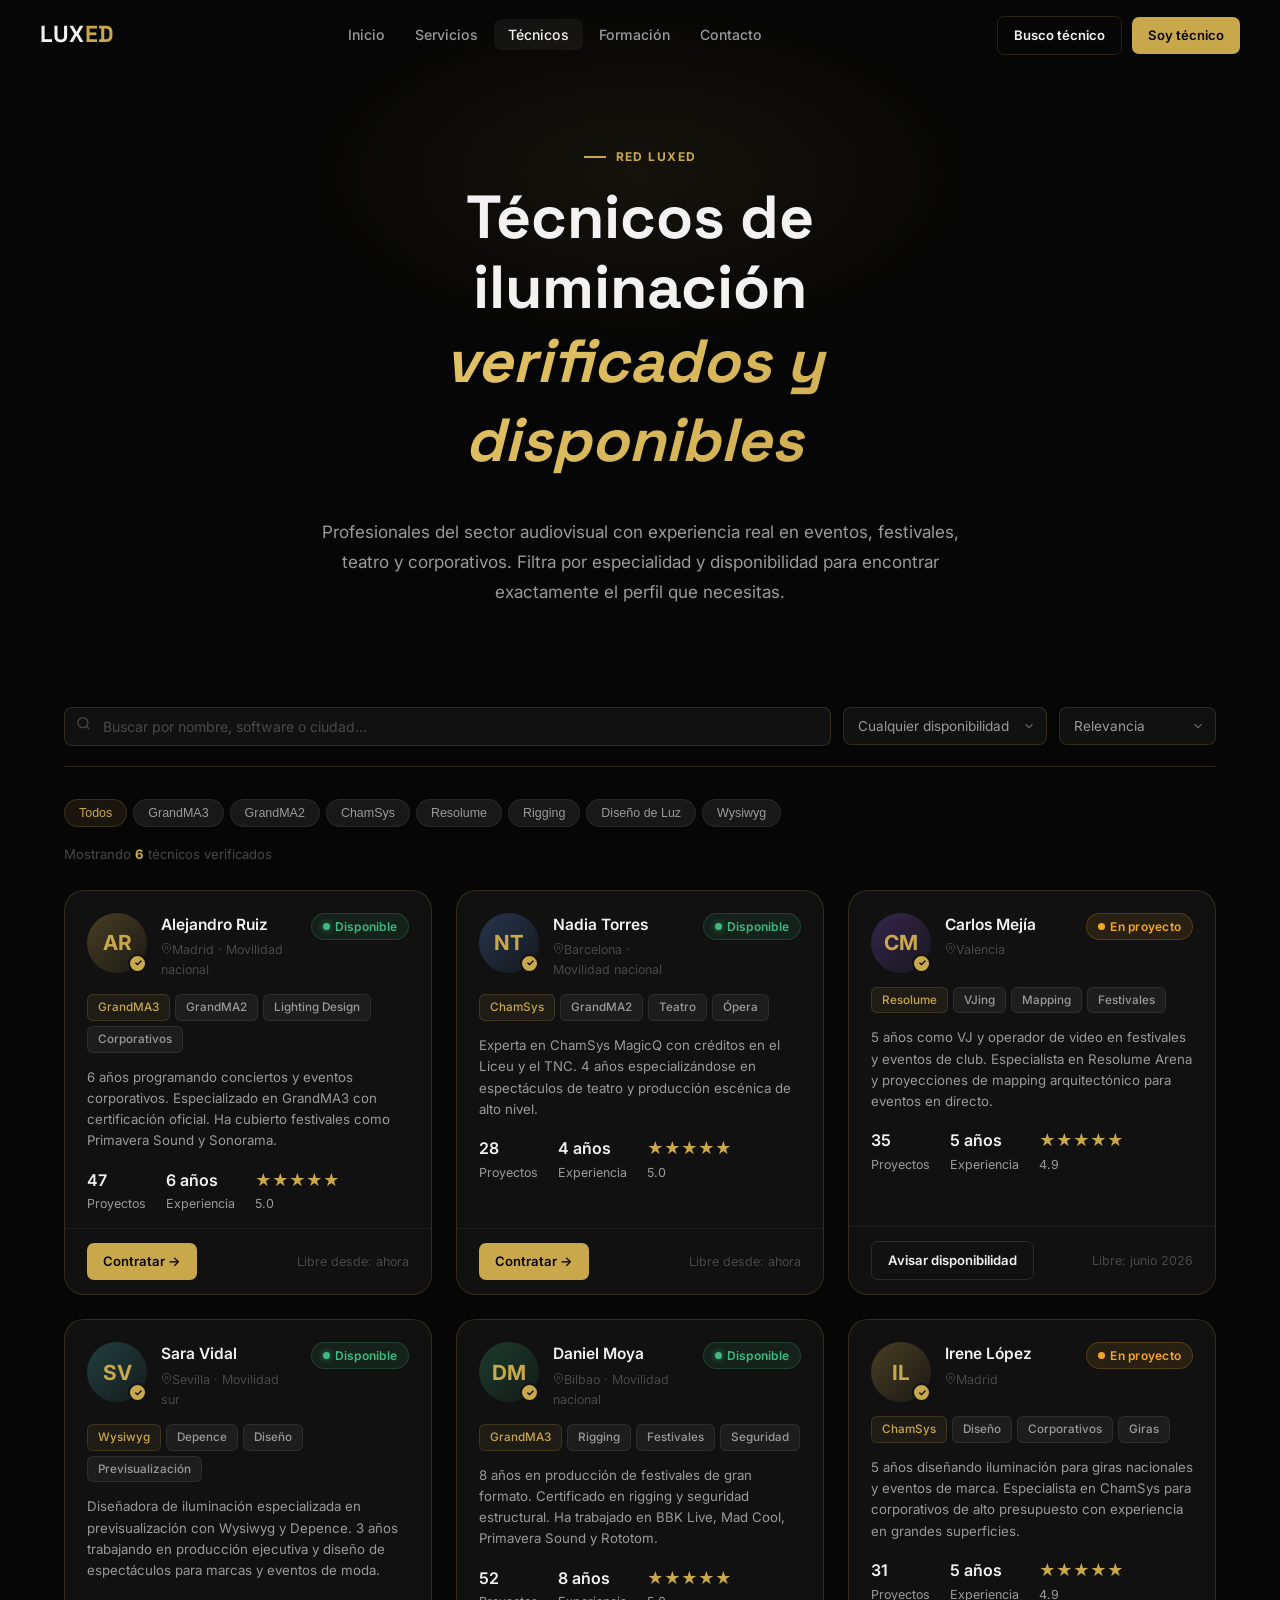
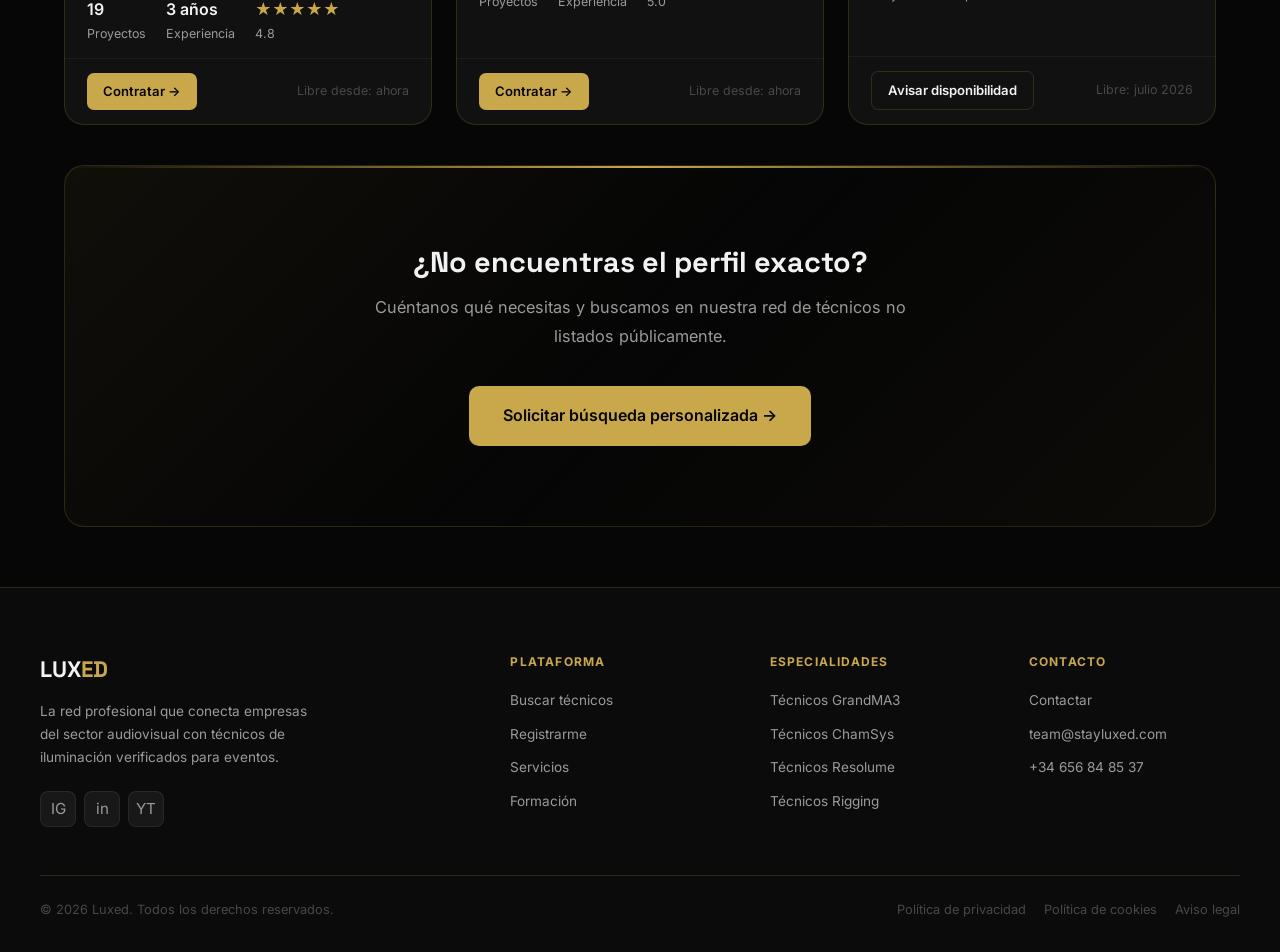
<file: tecnicos.html>
<!DOCTYPE html>
<html lang="es">
<head>
  <meta charset="UTF-8">
  <meta name="viewport" content="width=device-width, initial-scale=1.0">
  <title>Técnicos de Iluminación Verificados — Luxed</title>
  <meta name="description" content="Encuentra técnicos de iluminación y montaje verificados para tu evento. Filtra por especialidad (GrandMA3, ChamSys, Resolume), disponibilidad y ubicación.">
  <meta name="keywords" content="contratar técnicos iluminación, técnicos audiovisuales disponibles, GrandMA3 freelance, ChamSys técnico, producción técnica eventos España">
  <link rel="preconnect" href="https://fonts.googleapis.com">
  <link rel="preconnect" href="https://fonts.gstatic.com" crossorigin>
  <link href="https://fonts.googleapis.com/css2?family=Inter:wght@400;500;600&family=Space+Grotesk:wght@500;600;700&display=swap" rel="stylesheet">
  <link rel="stylesheet" href="css/main.css">
</head>
<body>

<nav class="nav">
  <div class="nav-inner">
    <a href="index.html" class="nav-logo">LUX<span>ED</span></a>
    <ul class="nav-links">
      <li><a href="index.html">Inicio</a></li>
      <li><a href="servicios.html">Servicios</a></li>
      <li><a href="tecnicos.html">Técnicos</a></li>
      <li><a href="formacion.html">Formación</a></li>
      <li><a href="contacto.html">Contacto</a></li>
    </ul>
    <div class="nav-actions">
      <a href="tecnicos.html" class="btn btn-outline btn-sm">Busco técnico</a>
      <a href="registro.html" class="btn btn-primary btn-sm">Soy técnico</a>
    </div>
    <button class="nav-mobile-btn" aria-label="Abrir menú"><span></span><span></span><span></span></button>
  </div>
  <div class="nav-mobile">
    <ul>
      <li><a href="index.html">Inicio</a></li>
      <li><a href="servicios.html">Servicios</a></li>
      <li><a href="tecnicos.html">Técnicos</a></li>
      <li><a href="formacion.html">Formación</a></li>
      <li><a href="contacto.html">Contacto</a></li>
    </ul>
    <div class="nav-mobile-actions">
      <a href="tecnicos.html" class="btn btn-outline">Busco técnico</a>
      <a href="registro.html" class="btn btn-primary">Soy técnico</a>
    </div>
  </div>
</nav>

<!-- PAGE HERO -->
<section class="page-hero">
  <div class="page-hero-inner fade-up">
    <div class="section-label">Red Luxed</div>
    <h1>Técnicos de iluminación<br><em class="gradient-text">verificados y disponibles</em></h1>
    <p>Profesionales del sector audiovisual con experiencia real en eventos, festivales, teatro y corporativos. Filtra por especialidad y disponibilidad para encontrar exactamente el perfil que necesitas.</p>
  </div>
</section>

<!-- SEARCH & FILTERS -->
<section class="section-sm" style="padding-top: 0;">
  <div class="container">
    <div class="filter-bar">
      <div class="filter-search">
        <span class="filter-icon"><svg width="15" height="15" viewBox="0 0 24 24" fill="none" stroke="currentColor" stroke-width="2" aria-hidden="true"><circle cx="11" cy="11" r="8"/><line x1="21" y1="21" x2="16.65" y2="16.65"/></svg></span>
        <input type="search" placeholder="Buscar por nombre, software o ciudad…" aria-label="Buscar técnicos">
      </div>

      <select class="filter-select" id="avail-select" aria-label="Filtrar por disponibilidad">
        <option value="all">Cualquier disponibilidad</option>
        <option value="disponible">Disponible ahora</option>
        <option value="proximo">Disponible próximo mes</option>
        <option value="ocupado">No disponible</option>
      </select>

      <select class="filter-select" id="sort-select" aria-label="Ordenar por">
        <option value="default">Relevancia</option>
        <option value="projects">Más proyectos</option>
        <option value="experience">Más experiencia</option>
      </select>
    </div>

    <div class="filter-chips mb-16">
      <button class="filter-chip active" data-filter="all">Todos</button>
      <button class="filter-chip" data-filter="grandma3">GrandMA3</button>
      <button class="filter-chip" data-filter="grandma2">GrandMA2</button>
      <button class="filter-chip" data-filter="chamsys">ChamSys</button>
      <button class="filter-chip" data-filter="resolume">Resolume</button>
      <button class="filter-chip" data-filter="rigging">Rigging</button>
      <button class="filter-chip" data-filter="diseño">Diseño de Luz</button>
      <button class="filter-chip" data-filter="wysiwyg">Wysiwyg</button>
    </div>

    <!-- Results count -->
    <p style="font-size: 0.82rem; color: var(--text-3); margin-bottom: 24px;">Mostrando <strong style="color: var(--gold)">6</strong> técnicos verificados</p>

    <!-- CARDS GRID -->
    <div class="tech-cards-grid" id="tech-grid">

      <!-- 1 -->
      <article class="tech-card fade-up" data-tech-card data-name="Alejandro Ruiz" data-skills="grandma3 grandma2 iluminación diseño" data-avail="disponible" data-location="madrid">
        <div class="tech-card-head">
          <div class="tech-av tech-av-gold">AR<span class="verified" title="Verificado">✓</span></div>
          <div class="tech-meta">
            <div class="tech-name">Alejandro Ruiz</div>
            <div class="tech-location"><svg width="11" height="11" viewBox="0 0 24 24" fill="none" stroke="currentColor" stroke-width="2" aria-hidden="true"><path d="M21 10c0 7-9 13-9 13s-9-6-9-13a9 9 0 0 1 18 0z"/><circle cx="12" cy="10" r="3"/></svg>Madrid · Movilidad nacional</div>
          </div>
          <span class="badge badge-success"><span class="dot dot-green"></span>Disponible</span>
        </div>
        <div class="tech-card-body">
          <div class="tech-tags">
            <span class="tag tag-gold">GrandMA3</span>
            <span class="tag">GrandMA2</span>
            <span class="tag">Lighting Design</span>
            <span class="tag">Corporativos</span>
          </div>
          <p class="tech-bio">6 años programando conciertos y eventos corporativos. Especializado en GrandMA3 con certificación oficial. Ha cubierto festivales como Primavera Sound y Sonorama.</p>
          <div class="tech-stats">
            <div class="tstat"><strong>47</strong>Proyectos</div>
            <div class="tstat"><strong>6 años</strong>Experiencia</div>
            <div class="tstat"><strong style="color:var(--gold)">★★★★★</strong>5.0</div>
          </div>
        </div>
        <div class="tech-card-foot">
          <a href="contacto.html" class="btn btn-primary btn-sm">Contratar →</a>
          <span style="font-size:0.78rem; color:var(--text-3)">Libre desde: ahora</span>
        </div>
      </article>

      <!-- 2 -->
      <article class="tech-card fade-up fade-up-d1" data-tech-card data-name="Nadia Torres" data-skills="chamsys grandma2 teatro programación" data-avail="disponible" data-location="barcelona">
        <div class="tech-card-head">
          <div class="tech-av tech-av-blue">NT<span class="verified" title="Verificado">✓</span></div>
          <div class="tech-meta">
            <div class="tech-name">Nadia Torres</div>
            <div class="tech-location"><svg width="11" height="11" viewBox="0 0 24 24" fill="none" stroke="currentColor" stroke-width="2" aria-hidden="true"><path d="M21 10c0 7-9 13-9 13s-9-6-9-13a9 9 0 0 1 18 0z"/><circle cx="12" cy="10" r="3"/></svg>Barcelona · Movilidad nacional</div>
          </div>
          <span class="badge badge-success"><span class="dot dot-green"></span>Disponible</span>
        </div>
        <div class="tech-card-body">
          <div class="tech-tags">
            <span class="tag tag-gold">ChamSys</span>
            <span class="tag">GrandMA2</span>
            <span class="tag">Teatro</span>
            <span class="tag">Ópera</span>
          </div>
          <p class="tech-bio">Experta en ChamSys MagicQ con créditos en el Liceu y el TNC. 4 años especializándose en espectáculos de teatro y producción escénica de alto nivel.</p>
          <div class="tech-stats">
            <div class="tstat"><strong>28</strong>Proyectos</div>
            <div class="tstat"><strong>4 años</strong>Experiencia</div>
            <div class="tstat"><strong style="color:var(--gold)">★★★★★</strong>5.0</div>
          </div>
        </div>
        <div class="tech-card-foot">
          <a href="contacto.html" class="btn btn-primary btn-sm">Contratar →</a>
          <span style="font-size:0.78rem; color:var(--text-3)">Libre desde: ahora</span>
        </div>
      </article>

      <!-- 3 -->
      <article class="tech-card fade-up fade-up-d2" data-tech-card data-name="Carlos Mejía" data-skills="resolume vjing video" data-avail="ocupado" data-location="valencia">
        <div class="tech-card-head">
          <div class="tech-av tech-av-purple">CM<span class="verified" title="Verificado">✓</span></div>
          <div class="tech-meta">
            <div class="tech-name">Carlos Mejía</div>
            <div class="tech-location"><svg width="11" height="11" viewBox="0 0 24 24" fill="none" stroke="currentColor" stroke-width="2" aria-hidden="true"><path d="M21 10c0 7-9 13-9 13s-9-6-9-13a9 9 0 0 1 18 0z"/><circle cx="12" cy="10" r="3"/></svg>Valencia</div>
          </div>
          <span class="badge badge-warning"><span class="dot dot-orange"></span>En proyecto</span>
        </div>
        <div class="tech-card-body">
          <div class="tech-tags">
            <span class="tag tag-gold">Resolume</span>
            <span class="tag">VJing</span>
            <span class="tag">Mapping</span>
            <span class="tag">Festivales</span>
          </div>
          <p class="tech-bio">5 años como VJ y operador de video en festivales y eventos de club. Especialista en Resolume Arena y proyecciones de mapping arquitectónico para eventos en directo.</p>
          <div class="tech-stats">
            <div class="tstat"><strong>35</strong>Proyectos</div>
            <div class="tstat"><strong>5 años</strong>Experiencia</div>
            <div class="tstat"><strong style="color:var(--gold)">★★★★★</strong>4.9</div>
          </div>
        </div>
        <div class="tech-card-foot">
          <a href="contacto.html" class="btn btn-outline btn-sm">Avisar disponibilidad</a>
          <span style="font-size:0.78rem; color:var(--text-3)">Libre: junio 2026</span>
        </div>
      </article>

      <!-- 4 -->
      <article class="tech-card fade-up" data-tech-card data-name="Sara Vidal" data-skills="wysiwyg depence diseño iluminación" data-avail="disponible" data-location="sevilla">
        <div class="tech-card-head">
          <div class="tech-av tech-av-teal">SV<span class="verified" title="Verificado">✓</span></div>
          <div class="tech-meta">
            <div class="tech-name">Sara Vidal</div>
            <div class="tech-location"><svg width="11" height="11" viewBox="0 0 24 24" fill="none" stroke="currentColor" stroke-width="2" aria-hidden="true"><path d="M21 10c0 7-9 13-9 13s-9-6-9-13a9 9 0 0 1 18 0z"/><circle cx="12" cy="10" r="3"/></svg>Sevilla · Movilidad sur</div>
          </div>
          <span class="badge badge-success"><span class="dot dot-green"></span>Disponible</span>
        </div>
        <div class="tech-card-body">
          <div class="tech-tags">
            <span class="tag tag-gold">Wysiwyg</span>
            <span class="tag">Depence</span>
            <span class="tag">Diseño</span>
            <span class="tag">Previsualización</span>
          </div>
          <p class="tech-bio">Diseñadora de iluminación especializada en previsualización con Wysiwyg y Depence. 3 años trabajando en producción ejecutiva y diseño de espectáculos para marcas y eventos de moda.</p>
          <div class="tech-stats">
            <div class="tstat"><strong>19</strong>Proyectos</div>
            <div class="tstat"><strong>3 años</strong>Experiencia</div>
            <div class="tstat"><strong style="color:var(--gold)">★★★★★</strong>4.8</div>
          </div>
        </div>
        <div class="tech-card-foot">
          <a href="contacto.html" class="btn btn-primary btn-sm">Contratar →</a>
          <span style="font-size:0.78rem; color:var(--text-3)">Libre desde: ahora</span>
        </div>
      </article>

      <!-- 5 -->
      <article class="tech-card fade-up fade-up-d1" data-tech-card data-name="Daniel Moya" data-skills="grandma3 rigging estructuras festivales" data-avail="disponible" data-location="bilbao">
        <div class="tech-card-head">
          <div class="tech-av tech-av-green">DM<span class="verified" title="Verificado">✓</span></div>
          <div class="tech-meta">
            <div class="tech-name">Daniel Moya</div>
            <div class="tech-location"><svg width="11" height="11" viewBox="0 0 24 24" fill="none" stroke="currentColor" stroke-width="2" aria-hidden="true"><path d="M21 10c0 7-9 13-9 13s-9-6-9-13a9 9 0 0 1 18 0z"/><circle cx="12" cy="10" r="3"/></svg>Bilbao · Movilidad nacional</div>
          </div>
          <span class="badge badge-success"><span class="dot dot-green"></span>Disponible</span>
        </div>
        <div class="tech-card-body">
          <div class="tech-tags">
            <span class="tag tag-gold">GrandMA3</span>
            <span class="tag">Rigging</span>
            <span class="tag">Festivales</span>
            <span class="tag">Seguridad</span>
          </div>
          <p class="tech-bio">8 años en producción de festivales de gran formato. Certificado en rigging y seguridad estructural. Ha trabajado en BBK Live, Mad Cool, Primavera Sound y Rototom.</p>
          <div class="tech-stats">
            <div class="tstat"><strong>52</strong>Proyectos</div>
            <div class="tstat"><strong>8 años</strong>Experiencia</div>
            <div class="tstat"><strong style="color:var(--gold)">★★★★★</strong>5.0</div>
          </div>
        </div>
        <div class="tech-card-foot">
          <a href="contacto.html" class="btn btn-primary btn-sm">Contratar →</a>
          <span style="font-size:0.78rem; color:var(--text-3)">Libre desde: ahora</span>
        </div>
      </article>

      <!-- 6 -->
      <article class="tech-card fade-up fade-up-d2" data-tech-card data-name="Irene López" data-skills="chamsys diseño iluminación corporativos" data-avail="ocupado" data-location="madrid">
        <div class="tech-card-head">
          <div class="tech-av tech-av-gold">IL<span class="verified" title="Verificado">✓</span></div>
          <div class="tech-meta">
            <div class="tech-name">Irene López</div>
            <div class="tech-location"><svg width="11" height="11" viewBox="0 0 24 24" fill="none" stroke="currentColor" stroke-width="2" aria-hidden="true"><path d="M21 10c0 7-9 13-9 13s-9-6-9-13a9 9 0 0 1 18 0z"/><circle cx="12" cy="10" r="3"/></svg>Madrid</div>
          </div>
          <span class="badge badge-warning"><span class="dot dot-orange"></span>En proyecto</span>
        </div>
        <div class="tech-card-body">
          <div class="tech-tags">
            <span class="tag tag-gold">ChamSys</span>
            <span class="tag">Diseño</span>
            <span class="tag">Corporativos</span>
            <span class="tag">Giras</span>
          </div>
          <p class="tech-bio">5 años diseñando iluminación para giras nacionales y eventos de marca. Especialista en ChamSys para corporativos de alto presupuesto con experiencia en grandes superficies.</p>
          <div class="tech-stats">
            <div class="tstat"><strong>31</strong>Proyectos</div>
            <div class="tstat"><strong>5 años</strong>Experiencia</div>
            <div class="tstat"><strong style="color:var(--gold)">★★★★★</strong>4.9</div>
          </div>
        </div>
        <div class="tech-card-foot">
          <a href="contacto.html" class="btn btn-outline btn-sm">Avisar disponibilidad</a>
          <span style="font-size:0.78rem; color:var(--text-3)">Libre: julio 2026</span>
        </div>
      </article>

      <!-- Empty state -->
      <div class="empty-state" style="grid-column: 1/-1;">
        <div class="empty-state-icon"><svg width="32" height="32" viewBox="0 0 24 24" fill="none" stroke="currentColor" stroke-width="1.5" aria-hidden="true"><circle cx="11" cy="11" r="8"/><line x1="21" y1="21" x2="16.65" y2="16.65"/></svg></div>
        <p>No se encontraron técnicos con esos filtros.</p>
        <button class="btn btn-outline mt-16" onclick="document.querySelector('.filter-chip[data-filter=all]').click(); document.querySelector('.filter-search input').value='';">Limpiar filtros</button>
      </div>
    </div>

    <!-- CTA para empresas -->
    <div class="cta-box mt-40 fade-up">
      <h2 style="font-size: 1.8rem;">¿No encuentras el perfil exacto?</h2>
      <p>Cuéntanos qué necesitas y buscamos en nuestra red de técnicos no listados públicamente.</p>
      <div class="cta-btns">
        <a href="contacto.html" class="btn btn-primary btn-lg">Solicitar búsqueda personalizada →</a>
      </div>
    </div>
  </div>
</section>

<footer class="footer">
  <div class="footer-inner">
    <div class="footer-grid">
      <div class="footer-brand">
        <div class="footer-logo">LUX<span>ED</span></div>
        <p class="footer-desc">La red profesional que conecta empresas del sector audiovisual con técnicos de iluminación verificados para eventos.</p>
        <div class="footer-social">
          <a href="#" class="social-btn" aria-label="Instagram">IG</a>
          <a href="#" class="social-btn" aria-label="LinkedIn">in</a>
          <a href="#" class="social-btn" aria-label="YouTube">YT</a>
        </div>
      </div>
      <div>
        <div class="footer-col-title">Plataforma</div>
        <ul class="footer-links">
          <li><a href="tecnicos.html">Buscar técnicos</a></li>
          <li><a href="registro.html">Registrarme</a></li>
          <li><a href="servicios.html">Servicios</a></li>
          <li><a href="formacion.html">Formación</a></li>
        </ul>
      </div>
      <div>
        <div class="footer-col-title">Especialidades</div>
        <ul class="footer-links">
          <li><a href="#">Técnicos GrandMA3</a></li>
          <li><a href="#">Técnicos ChamSys</a></li>
          <li><a href="#">Técnicos Resolume</a></li>
          <li><a href="#">Técnicos Rigging</a></li>
        </ul>
      </div>
      <div>
        <div class="footer-col-title">Contacto</div>
        <ul class="footer-links">
          <li><a href="contacto.html">Contactar</a></li>
          <li><a href="mailto:team@stayluxed.com">team@stayluxed.com</a></li>
          <li><a href="tel:+34656848537">+34 656 84 85 37</a></li>
        </ul>
      </div>
    </div>
    <div class="footer-bottom">
      <div class="footer-copy">© 2026 Luxed. Todos los derechos reservados.</div>
      <div class="footer-legal">
        <a href="#">Política de privacidad</a>
        <a href="#">Política de cookies</a>
        <a href="#">Aviso legal</a>
      </div>
    </div>
  </div>
</footer>

<script src="js/main.js"></script>
</body>
</html>
</file>
<file: css/main.css>
/* ============================================================
   LUXED — REDESIGN 2026
   Pure CSS · No frameworks
   ============================================================ */

/* --- Reset & Base --- */
*, *::before, *::after { box-sizing: border-box; margin: 0; padding: 0; }
html { scroll-behavior: smooth; font-size: 16px; }
body {
  font-family: 'Inter', -apple-system, BlinkMacSystemFont, sans-serif;
  background: #060606;
  color: #F2F2F2;
  line-height: 1.6;
  overflow-x: hidden;
}
::-webkit-scrollbar { width: 5px; }
::-webkit-scrollbar-track { background: #060606; }
::-webkit-scrollbar-thumb { background: rgba(201,168,76,0.3); border-radius: 3px; }
::selection { background: rgba(201,168,76,0.2); color: #E8C96A; }

/* --- CSS Variables --- */
:root {
  --gold: #C9A84C;
  --gold-light: #E8C96A;
  --gold-dim: rgba(201,168,76,0.6);
  --gold-glow: rgba(201,168,76,0.10);
  --gold-border: rgba(201,168,76,0.18);
  --bg: #060606;
  --bg-2: #0b0b0b;
  --bg-card: #111111;
  --bg-elevated: #181818;
  --text: #F2F2F2;
  --text-2: #9A9A9A;
  --text-3: #484848;
  --success: #3DBA7E;
  --warning: #F5A623;
  --danger: #E05555;
  --radius: 12px;
  --radius-lg: 20px;
  --shadow: 0 8px 40px rgba(0,0,0,0.5);
  --shadow-gold: 0 8px 40px rgba(0,0,0,0.4), 0 0 0 1px rgba(201,168,76,0.12);
  --transition: 0.22s ease;
  --max-w: 1200px;
}

/* --- Typography --- */
h1, h2, h3, h4, h5 {
  font-family: 'Space Grotesk', 'Inter', sans-serif;
  font-weight: 700;
  line-height: 1.15;
  color: var(--text);
}
h1 { font-size: clamp(2.2rem, 5vw, 3.8rem); }
h2 { font-size: clamp(1.7rem, 3.5vw, 2.5rem); }
h3 { font-size: clamp(1.1rem, 2.5vw, 1.5rem); }
h4 { font-size: 1.05rem; }
p { color: var(--text-2); line-height: 1.75; }
a { color: inherit; text-decoration: none; }
img { max-width: 100%; display: block; }
strong { color: var(--text); }

/* --- Layout --- */
.container { max-width: var(--max-w); margin: 0 auto; padding: 0 24px; }
.section { padding: 100px 0; }
.section-sm { padding: 60px 0; }
.flex { display: flex; }
.flex-center { display: flex; align-items: center; justify-content: center; }
.flex-between { display: flex; align-items: center; justify-content: space-between; }
.gap-8 { gap: 8px; }
.gap-12 { gap: 12px; }
.gap-16 { gap: 16px; }
.gap-24 { gap: 24px; }
.text-center { text-align: center; }
.text-gold { color: var(--gold); }
.mt-8 { margin-top: 8px; }
.mt-16 { margin-top: 16px; }
.mt-24 { margin-top: 24px; }
.mt-40 { margin-top: 40px; }
.mb-8 { margin-bottom: 8px; }
.mb-16 { margin-bottom: 16px; }
.mb-24 { margin-bottom: 24px; }
.mb-32 { margin-bottom: 32px; }
.mb-40 { margin-bottom: 40px; }
.mb-48 { margin-bottom: 48px; }
.mb-64 { margin-bottom: 64px; }

.grid-2 { display: grid; grid-template-columns: 1fr 1fr; gap: 28px; }
.grid-3 { display: grid; grid-template-columns: repeat(3, 1fr); gap: 24px; }
.grid-4 { display: grid; grid-template-columns: repeat(4, 1fr); gap: 20px; }

/* --- Buttons --- */
.btn {
  display: inline-flex; align-items: center; gap: 8px;
  padding: 13px 26px; border-radius: 9px;
  font-family: 'Inter', sans-serif; font-size: 0.93rem; font-weight: 600;
  cursor: pointer; transition: all var(--transition); border: none;
  text-decoration: none; white-space: nowrap; position: relative;
}
.btn-primary { background: var(--gold); color: #060606; }
.btn-primary:hover { background: var(--gold-light); transform: translateY(-2px); box-shadow: 0 8px 24px rgba(201,168,76,0.28); }
.btn-outline { background: transparent; border: 1.5px solid var(--gold-border); color: var(--text); }
.btn-outline:hover { border-color: var(--gold); color: var(--gold); background: var(--gold-glow); }
.btn-ghost { background: transparent; color: var(--text-2); padding: 10px 14px; }
.btn-ghost:hover { color: var(--gold); }
.btn-danger { background: transparent; border: 1.5px solid rgba(224,85,85,0.3); color: #E05555; }
.btn-danger:hover { background: rgba(224,85,85,0.08); border-color: #E05555; }
.btn-lg { padding: 17px 34px; font-size: 1rem; border-radius: 10px; }
.btn-sm { padding: 8px 16px; font-size: 0.82rem; border-radius: 7px; }
.btn-block { width: 100%; justify-content: center; }

/* --- Badges --- */
.badge {
  display: inline-flex; align-items: center; gap: 5px;
  padding: 3px 11px; border-radius: 100px;
  font-size: 0.75rem; font-weight: 600; letter-spacing: 0.02em;
}
.badge-gold { background: rgba(201,168,76,0.10); color: var(--gold); border: 1px solid var(--gold-border); }
.badge-success { background: rgba(61,186,126,0.10); color: var(--success); border: 1px solid rgba(61,186,126,0.2); }
.badge-warning { background: rgba(245,166,35,0.10); color: var(--warning); border: 1px solid rgba(245,166,35,0.2); }
.badge-neutral { background: rgba(255,255,255,0.05); color: var(--text-2); border: 1px solid rgba(255,255,255,0.08); }
.badge-danger { background: rgba(224,85,85,0.10); color: var(--danger); border: 1px solid rgba(224,85,85,0.2); }

.dot { width: 7px; height: 7px; border-radius: 50%; flex-shrink: 0; }
.dot-green { background: var(--success); box-shadow: 0 0 6px rgba(61,186,126,0.7); }
.dot-orange { background: var(--warning); }
.dot-gray { background: var(--text-3); }

/* --- Tags --- */
.tag {
  display: inline-block; padding: 3px 10px; border-radius: 6px;
  font-size: 0.73rem; font-weight: 500;
  background: rgba(255,255,255,0.05); color: var(--text-2);
  border: 1px solid rgba(255,255,255,0.07);
}
.tag-gold { background: rgba(201,168,76,0.08); color: var(--gold); border-color: var(--gold-border); }

/* --- Section Label --- */
.section-label {
  display: inline-flex; align-items: center; gap: 10px;
  font-size: 0.75rem; font-weight: 700; letter-spacing: 0.12em;
  text-transform: uppercase; color: var(--gold); margin-bottom: 16px;
}
.section-label::before { content: ''; width: 22px; height: 2px; background: var(--gold); display: block; }

/* --- Cards --- */
.card {
  background: var(--bg-card); border: 1px solid var(--gold-border);
  border-radius: var(--radius-lg); padding: 28px;
  transition: all var(--transition);
}
.card:hover { border-color: rgba(201,168,76,0.32); transform: translateY(-4px); box-shadow: var(--shadow-gold); }

/* --- Divider --- */
.divider { height: 1px; background: var(--gold-border); margin: 64px 0; }

/* --- Stars --- */
.stars { display: flex; gap: 2px; }
.star { color: var(--gold); font-size: 0.82rem; }

/* --- Gradient text --- */
.gradient-text {
  background: linear-gradient(135deg, var(--gold-light), var(--gold));
  -webkit-background-clip: text; -webkit-text-fill-color: transparent; background-clip: text;
  display: inline-block;
  padding-right: 0.2em;
  padding-bottom: 0.3em;
  line-height: 1.3;
}

/* --- Check list --- */
.list-check { list-style: none; display: flex; flex-direction: column; gap: 12px; }
.list-check li { display: flex; align-items: flex-start; gap: 10px; font-size: 0.9rem; color: var(--text-2); }
.list-check li::before { content: '✓'; color: var(--success); font-weight: 700; flex-shrink: 0; margin-top: 2px; }

/* ============================================================
   NAVIGATION
   ============================================================ */
.nav {
  position: fixed; top: 0; left: 0; right: 0; z-index: 1000;
  padding: 0 24px; transition: all 0.3s ease;
}
.nav-inner {
  max-width: var(--max-w); margin: 0 auto; height: 70px;
  display: flex; align-items: center; justify-content: space-between;
}
.nav.scrolled {
  background: rgba(6,6,6,0.90); backdrop-filter: blur(20px);
  border-bottom: 1px solid var(--gold-border);
}
.nav-logo {
  font-family: 'Space Grotesk', sans-serif; font-size: 1.45rem; font-weight: 700;
  color: var(--text); display: flex; align-items: center; gap: 1px;
}
.nav-logo span { color: var(--gold); }
.nav-links { display: flex; align-items: center; gap: 2px; list-style: none; }
.nav-links a {
  padding: 7px 14px; font-size: 0.88rem; font-weight: 500;
  color: var(--text-2); border-radius: 7px; transition: all var(--transition);
}
.nav-links a:hover, .nav-links a.active { color: var(--text); background: rgba(255,255,255,0.05); }
.nav-actions { display: flex; align-items: center; gap: 10px; }

.nav-mobile-btn {
  display: none; flex-direction: column; gap: 5px; cursor: pointer; padding: 8px; background: none; border: none;
}
.nav-mobile-btn span { display: block; width: 22px; height: 2px; background: var(--text); border-radius: 2px; transition: all 0.3s ease; }
.nav-mobile-btn.open span:nth-child(1) { transform: rotate(45deg) translate(5px, 5px); }
.nav-mobile-btn.open span:nth-child(2) { opacity: 0; }
.nav-mobile-btn.open span:nth-child(3) { transform: rotate(-45deg) translate(5px, -5px); }

.nav-mobile {
  display: none; position: fixed; top: 70px; left: 0; right: 0; bottom: 0;
  background: rgba(6,6,6,0.97); backdrop-filter: blur(20px);
  border-top: 1px solid var(--gold-border); padding: 24px; z-index: 998;
  overflow-y: auto;
}
.nav-mobile.open { display: block; }
.nav-mobile ul { list-style: none; display: flex; flex-direction: column; gap: 4px; }
.nav-mobile ul a {
  display: block; padding: 13px 16px; font-size: 1rem; font-weight: 500;
  color: var(--text-2); border-radius: 8px; transition: var(--transition);
}
.nav-mobile ul a:hover, .nav-mobile ul a.active { color: var(--gold); background: var(--gold-glow); }
.nav-mobile-actions {
  display: flex; gap: 12px; margin-top: 24px; padding-top: 24px;
  border-top: 1px solid var(--gold-border);
}
.nav-mobile-actions .btn { flex: 1; justify-content: center; }

/* ============================================================
   HERO
   ============================================================ */
.hero {
  min-height: 100vh; display: flex; align-items: center;
  position: relative; overflow: hidden; padding-top: 70px;
}
.hero-bg {
  position: absolute; inset: 0;
  background:
    radial-gradient(ellipse 70% 60% at 65% 50%, rgba(201,168,76,0.07) 0%, transparent 70%),
    radial-gradient(ellipse 40% 50% at 10% 80%, rgba(201,168,76,0.04) 0%, transparent 60%);
}
#hero-canvas { position: absolute; inset: 0; opacity: 0.35; }

.hero-content {
  position: relative; z-index: 2; max-width: var(--max-w); margin: 0 auto;
  padding: 80px 24px; display: grid; grid-template-columns: 1fr 1fr;
  gap: 64px; align-items: center;
}
.hero-eyebrow {
  display: inline-flex; align-items: center; gap: 8px;
  background: rgba(201,168,76,0.07); border: 1px solid var(--gold-border);
  border-radius: 100px; padding: 5px 16px; font-size: 0.78rem; font-weight: 600;
  color: var(--gold); letter-spacing: 0.06em; margin-bottom: 28px;
}
.hero-eyebrow .pulse {
  width: 7px; height: 7px; border-radius: 50%; background: var(--success);
  animation: pulse-dot 2s infinite;
}
@keyframes pulse-dot {
  0%, 100% { opacity: 1; transform: scale(1); }
  50% { opacity: 0.5; transform: scale(0.75); }
}
.hero-title { margin-bottom: 22px; }
.hero-title em { font-style: normal; color: var(--gold); }
.hero-subtitle { font-size: 1.08rem; color: var(--text-2); max-width: 480px; margin-bottom: 38px; line-height: 1.72; }
.hero-ctas { display: flex; gap: 12px; flex-wrap: wrap; margin-bottom: 48px; }

.hero-proof {
  display: flex; align-items: center; gap: 16px; padding-top: 32px;
  border-top: 1px solid rgba(255,255,255,0.06);
}
.hero-avatars { display: flex; }
.hero-avatars .av {
  width: 34px; height: 34px; border-radius: 50%;
  background: linear-gradient(135deg, rgba(201,168,76,0.4), rgba(201,168,76,0.1));
  border: 2px solid var(--bg); margin-left: -10px;
  display: flex; align-items: center; justify-content: center;
  font-size: 0.68rem; font-weight: 700; color: var(--gold);
}
.hero-avatars .av:first-child { margin-left: 0; }
.hero-proof-text { font-size: 0.82rem; color: var(--text-2); }
.hero-proof-text strong { color: var(--text); }

/* Hero visual */
.hero-visual { position: relative; }
.hero-card {
  background: var(--bg-card); border: 1px solid var(--gold-border);
  border-radius: var(--radius-lg); padding: 28px; position: relative; overflow: hidden;
  box-shadow: 0 24px 60px rgba(0,0,0,0.5);
}
.hero-card::before {
  content: ''; position: absolute; top: 0; left: 0; right: 0; height: 2px;
  background: linear-gradient(90deg, transparent, var(--gold), var(--gold-light), var(--gold), transparent);
}
.hero-card-title { font-size: 0.75rem; font-weight: 700; letter-spacing: 0.1em; text-transform: uppercase; color: var(--gold); margin-bottom: 16px; }

.tech-mini {
  display: flex; align-items: center; gap: 12px;
  padding: 12px; background: rgba(255,255,255,0.025);
  border-radius: 10px; border: 1px solid rgba(255,255,255,0.05);
  margin-bottom: 10px; transition: var(--transition); cursor: default;
}
.tech-mini:last-child { margin-bottom: 0; }
.tech-mini:hover { border-color: var(--gold-border); background: var(--gold-glow); }
.tech-mini-av {
  width: 42px; height: 42px; border-radius: 50%;
  display: flex; align-items: center; justify-content: center;
  font-weight: 700; font-size: 0.95rem; color: var(--gold); flex-shrink: 0;
}
.av-blue { background: linear-gradient(135deg, rgba(100,160,255,0.25), rgba(100,160,255,0.05)); }
.av-gold { background: linear-gradient(135deg, rgba(201,168,76,0.3), rgba(201,168,76,0.05)); }
.av-green { background: linear-gradient(135deg, rgba(61,186,126,0.25), rgba(61,186,126,0.05)); }
.tech-mini-info { flex: 1; min-width: 0; }
.tech-mini-name { font-weight: 600; font-size: 0.88rem; margin-bottom: 2px; color: var(--text); }
.tech-mini-spec { font-size: 0.75rem; color: var(--text-2); }

.hero-floating {
  position: absolute; background: var(--bg-elevated); border: 1px solid var(--gold-border);
  border-radius: var(--radius); padding: 12px 16px; font-size: 0.82rem;
  box-shadow: var(--shadow); animation: float 5s ease-in-out infinite;
  display: flex; align-items: center; gap: 8px;
}
.hero-floating-1 { top: -18px; right: -18px; animation-delay: 0s; }
.hero-floating-2 { bottom: 24px; left: -24px; animation-delay: 2.5s; }
@keyframes float { 0%, 100% { transform: translateY(0); } 50% { transform: translateY(-12px); } }

/* ============================================================
   STATS BAR
   ============================================================ */
.stats-bar {
  background: var(--bg-2); border-top: 1px solid var(--gold-border);
  border-bottom: 1px solid var(--gold-border); padding: 40px 24px;
}
.stats-grid {
  max-width: var(--max-w); margin: 0 auto;
  display: grid; grid-template-columns: repeat(4, 1fr);
}
.stat-item { text-align: center; padding: 8px 32px; border-right: 1px solid var(--gold-border); }
.stat-item:last-child { border-right: none; }
.stat-number {
  font-family: 'Space Grotesk', sans-serif; font-size: 2.6rem; font-weight: 700;
  color: var(--gold); line-height: 1; margin-bottom: 8px;
}
.stat-label { font-size: 0.83rem; color: var(--text-2); font-weight: 500; }

/* ============================================================
   HOW IT WORKS / TABS
   ============================================================ */
.tabs-row {
  display: flex; gap: 0; border-bottom: 1px solid var(--gold-border); margin-bottom: 48px;
}
.tab-btn {
  padding: 14px 30px; font-size: 0.95rem; font-weight: 600;
  cursor: pointer; background: none; border: none; color: var(--text-2);
  border-bottom: 2px solid transparent; margin-bottom: -1px;
  transition: all var(--transition); font-family: 'Space Grotesk', sans-serif;
}
.tab-btn.active { color: var(--gold); border-bottom-color: var(--gold); }
.tab-btn:hover:not(.active) { color: var(--text); }
.tab-panel { display: none; }
.tab-panel.active { display: block; animation: fadeIn 0.3s ease; }
@keyframes fadeIn { from { opacity: 0; transform: translateY(8px); } to { opacity: 1; transform: translateY(0); } }

.steps { display: grid; grid-template-columns: repeat(3, 1fr); gap: 24px; position: relative; }
.steps::before {
  content: ''; position: absolute; top: 36px;
  left: calc(16.66% + 16px); right: calc(16.66% + 16px);
  height: 1px; background: linear-gradient(90deg, var(--gold-border), var(--gold-dim), var(--gold-border));
}
.step { text-align: center; padding: 28px 20px; }
.step-num {
  width: 52px; height: 52px; border-radius: 50%;
  background: var(--bg-elevated); border: 2px solid var(--gold-border);
  color: var(--gold); font-family: 'Space Grotesk', sans-serif;
  font-size: 1.15rem; font-weight: 700; display: flex;
  align-items: center; justify-content: center; margin: 0 auto 20px;
  position: relative; z-index: 1; transition: var(--transition);
}
.step:hover .step-num { background: var(--gold); color: #060606; border-color: var(--gold); box-shadow: 0 0 24px rgba(201,168,76,0.35); }
.step-title { font-size: 1rem; font-weight: 600; margin-bottom: 8px; }
.step-desc { font-size: 0.85rem; color: var(--text-2); line-height: 1.6; }

/* ============================================================
   TECHNICIAN CARDS
   ============================================================ */
.tech-cards-grid { display: grid; grid-template-columns: repeat(3, 1fr); gap: 24px; }

.tech-card {
  background: var(--bg-card); border: 1px solid var(--gold-border);
  border-radius: var(--radius-lg); overflow: hidden;
  transition: all var(--transition); display: flex; flex-direction: column;
}
.tech-card:hover {
  border-color: rgba(201,168,76,0.32); transform: translateY(-6px);
  box-shadow: 0 16px 48px rgba(0,0,0,0.45), 0 0 0 1px rgba(201,168,76,0.08);
}
.tech-card-head { padding: 22px 22px 0; display: flex; align-items: flex-start; gap: 14px; }
.tech-av {
  width: 60px; height: 60px; border-radius: 50%;
  display: flex; align-items: center; justify-content: center;
  font-size: 1.3rem; font-weight: 700; color: var(--gold); flex-shrink: 0; position: relative;
}
.tech-av-blue { background: linear-gradient(135deg, rgba(100,160,255,0.25), rgba(100,160,255,0.05)); }
.tech-av-gold { background: linear-gradient(135deg, rgba(201,168,76,0.3), rgba(201,168,76,0.05)); }
.tech-av-green { background: linear-gradient(135deg, rgba(61,186,126,0.25), rgba(61,186,126,0.05)); }
.tech-av-purple { background: linear-gradient(135deg, rgba(160,100,255,0.25), rgba(160,100,255,0.05)); }
.tech-av-teal { background: linear-gradient(135deg, rgba(80,200,200,0.25), rgba(80,200,200,0.05)); }

.verified {
  position: absolute; bottom: 0; right: 0; width: 19px; height: 19px;
  background: var(--gold); border-radius: 50%; border: 2px solid var(--bg-card);
  display: flex; align-items: center; justify-content: center; font-size: 0.6rem; color: #060606;
}
.tech-meta { flex: 1; min-width: 0; }
.tech-name { font-size: 0.97rem; font-weight: 600; margin-bottom: 3px; display: flex; align-items: center; gap: 6px; }
.tech-location { font-size: 0.78rem; color: var(--text-3); }

.tech-card-body { padding: 14px 22px; flex: 1; }
.tech-tags { display: flex; flex-wrap: wrap; gap: 5px; margin-bottom: 14px; }
.tech-bio { font-size: 0.83rem; color: var(--text-2); line-height: 1.6; margin-bottom: 16px; }
.tech-stats { display: flex; gap: 20px; }
.tstat { font-size: 0.78rem; color: var(--text-2); }
.tstat strong { display: block; font-size: 1rem; font-weight: 600; color: var(--text); margin-bottom: 1px; }

.tech-card-foot {
  padding: 14px 22px; border-top: 1px solid rgba(255,255,255,0.05);
  display: flex; align-items: center; justify-content: space-between; gap: 10px;
}

/* ============================================================
   FILTER BAR
   ============================================================ */
.filter-bar {
  display: flex; align-items: center; gap: 12px; flex-wrap: wrap;
  padding: 20px 0; border-bottom: 1px solid var(--gold-border); margin-bottom: 32px;
}
.filter-search { flex: 1; min-width: 220px; position: relative; }
.filter-search input {
  width: 100%; background: var(--bg-card); border: 1px solid var(--gold-border);
  border-radius: 8px; padding: 10px 14px 10px 38px; color: var(--text);
  font-size: 0.88rem; font-family: 'Inter', sans-serif; outline: none; transition: var(--transition);
}
.filter-search input::placeholder { color: var(--text-3); }
.filter-search input:focus { border-color: var(--gold); box-shadow: 0 0 0 3px var(--gold-glow); }
.filter-icon { position: absolute; left: 12px; top: 50%; transform: translateY(-50%); color: var(--text-3); pointer-events: none; font-size: 0.95rem; }
.filter-select {
  background: var(--bg-card); border: 1px solid var(--gold-border); border-radius: 8px;
  padding: 10px 36px 10px 14px; color: var(--text-2); font-size: 0.85rem;
  font-family: 'Inter', sans-serif; outline: none; cursor: pointer; transition: var(--transition);
  appearance: none;
  background-image: url("data:image/svg+xml,%3Csvg xmlns='http://www.w3.org/2000/svg' width='14' height='14' viewBox='0 0 24 24' fill='none' stroke='%23666' stroke-width='2'%3E%3Cpath d='M6 9l6 6 6-6'/%3E%3C/svg%3E");
  background-repeat: no-repeat; background-position: right 10px center;
}
.filter-select:focus { border-color: var(--gold); }
.filter-chips { display: flex; gap: 6px; flex-wrap: wrap; }
.filter-chip {
  padding: 6px 14px; border-radius: 100px; font-size: 0.78rem; font-weight: 500;
  cursor: pointer; background: var(--bg-elevated); border: 1px solid rgba(255,255,255,0.07);
  color: var(--text-2); transition: var(--transition);
}
.filter-chip.active, .filter-chip:hover { background: var(--gold-glow); border-color: var(--gold-border); color: var(--gold); }

/* ============================================================
   FEATURE CARDS
   ============================================================ */
.feature-card {
  padding: 32px; background: var(--bg-card); border: 1px solid var(--gold-border);
  border-radius: var(--radius-lg); transition: all var(--transition); position: relative; overflow: hidden;
}
.feature-card::after {
  content: ''; position: absolute; bottom: 0; left: 0; right: 0; height: 2px;
  background: linear-gradient(90deg, var(--gold), transparent); opacity: 0; transition: var(--transition);
}
.feature-card:hover { border-color: rgba(201,168,76,0.28); transform: translateY(-4px); box-shadow: var(--shadow-gold); }
.feature-card:hover::after { opacity: 1; }
.feature-icon {
  width: 50px; height: 50px; border-radius: 12px; background: var(--gold-glow);
  border: 1px solid var(--gold-border); display: flex; align-items: center;
  justify-content: center; font-size: 1.35rem; margin-bottom: 18px;
}
.feature-title { font-size: 1rem; font-weight: 600; margin-bottom: 8px; }
.feature-desc { font-size: 0.85rem; color: var(--text-2); line-height: 1.65; }

/* ============================================================
   TESTIMONIALS
   ============================================================ */
.testimonial-card {
  background: var(--bg-card); border: 1px solid var(--gold-border);
  border-radius: var(--radius-lg); padding: 30px; position: relative; transition: var(--transition);
}
.testimonial-card:hover { border-color: rgba(201,168,76,0.28); box-shadow: var(--shadow-gold); }
.testimonial-card::before {
  content: '"'; position: absolute; top: 14px; left: 26px;
  font-size: 3.5rem; font-family: 'Space Grotesk', sans-serif;
  color: var(--gold-border); line-height: 1;
}
.testimonial-text { font-size: 0.92rem; color: var(--text-2); line-height: 1.72; margin: 20px 0 24px; }
.testimonial-author { display: flex; align-items: center; gap: 12px; }
.testi-av {
  width: 42px; height: 42px; border-radius: 50%; flex-shrink: 0;
  display: flex; align-items: center; justify-content: center;
  font-weight: 700; font-size: 0.88rem; color: var(--gold);
  background: linear-gradient(135deg, rgba(201,168,76,0.3), rgba(201,168,76,0.05));
}
.testi-name { font-weight: 600; font-size: 0.88rem; margin-bottom: 2px; color: var(--text); }
.testi-role { font-size: 0.75rem; color: var(--text-3); }

/* ============================================================
   CTA SECTION
   ============================================================ */
.cta-box {
  background: linear-gradient(135deg, rgba(201,168,76,0.06), transparent 50%, rgba(201,168,76,0.04));
  border: 1px solid var(--gold-border); border-radius: var(--radius-lg);
  padding: 80px 60px; text-align: center; position: relative; overflow: hidden;
}
.cta-box::before {
  content: ''; position: absolute; top: 0; left: 0; right: 0; height: 2px;
  background: linear-gradient(90deg, transparent, var(--gold), transparent);
}
.cta-box h2 { margin-bottom: 14px; }
.cta-box p { max-width: 540px; margin: 0 auto 36px; font-size: 1.02rem; }
.cta-btns { display: flex; gap: 14px; justify-content: center; flex-wrap: wrap; }

/* ============================================================
   COURSE CARDS
   ============================================================ */
.course-card {
  background: var(--bg-card); border: 1px solid var(--gold-border);
  border-radius: var(--radius-lg); overflow: hidden; transition: all var(--transition);
}
.course-card:hover { transform: translateY(-5px); border-color: rgba(201,168,76,0.32); box-shadow: var(--shadow-gold); }
.course-thumb {
  height: 116px; background: linear-gradient(135deg, #161616, #0d0d0d);
  display: flex; align-items: center; justify-content: center; position: relative; overflow: hidden;
}
.course-thumb::after {
  content: ''; position: absolute; inset: 0;
  background: linear-gradient(135deg, rgba(201,168,76,0.08), transparent);
}
.course-software {
  font-family: 'Space Grotesk', sans-serif; font-size: 1.45rem; font-weight: 700;
  color: var(--gold); position: relative; z-index: 1; text-align: center; padding: 0 20px;
}
.course-body { padding: 18px 22px; }
.course-cat { font-size: 0.72rem; font-weight: 700; color: var(--gold); letter-spacing: 0.08em; text-transform: uppercase; margin-bottom: 7px; }
.course-title { font-size: 0.97rem; font-weight: 600; margin-bottom: 7px; }
.course-desc { font-size: 0.82rem; color: var(--text-2); line-height: 1.6; margin-bottom: 0; }
.course-foot { padding: 14px 22px; border-top: 1px solid rgba(255,255,255,0.05); display: flex; align-items: center; justify-content: space-between; }
.course-price { font-size: 1.08rem; font-weight: 700; color: var(--text); }
.course-price-old { font-size: 0.82rem; color: var(--text-3); text-decoration: line-through; margin-right: 6px; }

/* ============================================================
   FORMS
   ============================================================ */
.form-group { margin-bottom: 20px; }
.form-label { display: block; font-size: 0.83rem; font-weight: 600; margin-bottom: 7px; color: var(--text); }
.form-label .req { color: var(--gold); }
.form-input, .form-select, .form-textarea {
  width: 100%; background: var(--bg-elevated); border: 1px solid var(--gold-border);
  border-radius: 8px; padding: 11px 15px; color: var(--text);
  font-size: 0.88rem; font-family: 'Inter', sans-serif; outline: none; transition: all var(--transition);
}
.form-input:focus, .form-select:focus, .form-textarea:focus { border-color: var(--gold); box-shadow: 0 0 0 3px var(--gold-glow); }
.form-input::placeholder, .form-textarea::placeholder { color: var(--text-3); }
.form-textarea { min-height: 130px; resize: vertical; }
.form-select {
  cursor: pointer; appearance: none;
  background-image: url("data:image/svg+xml,%3Csvg xmlns='http://www.w3.org/2000/svg' width='14' height='14' viewBox='0 0 24 24' fill='none' stroke='%23666' stroke-width='2'%3E%3Cpath d='M6 9l6 6 6-6'/%3E%3C/svg%3E");
  background-repeat: no-repeat; background-position: right 12px center;
  padding-right: 38px; background-color: var(--bg-elevated);
}
.form-select option { background: var(--bg-elevated); }
.form-hint { font-size: 0.76rem; color: var(--text-3); margin-top: 5px; }
.form-grid { display: grid; grid-template-columns: 1fr 1fr; gap: 20px; }
.form-check { display: flex; align-items: flex-start; gap: 10px; cursor: pointer; font-size: 0.85rem; color: var(--text-2); }
.form-check input { width: 17px; height: 17px; border-radius: 4px; accent-color: var(--gold); flex-shrink: 0; cursor: pointer; margin-top: 1px; }
.form-section-title { font-size: 0.75rem; font-weight: 700; letter-spacing: 0.1em; text-transform: uppercase; color: var(--gold); margin-bottom: 20px; padding-bottom: 10px; border-bottom: 1px solid var(--gold-border); }

/* Multi-step form */
.steps-indicator { display: flex; gap: 0; margin-bottom: 40px; }
.step-ind {
  flex: 1; display: flex; flex-direction: column; align-items: center; position: relative;
}
.step-ind:not(:last-child)::after {
  content: ''; position: absolute; top: 16px; left: 50%; right: -50%;
  height: 1px; background: var(--gold-border); z-index: 0;
}
.step-ind-num {
  width: 32px; height: 32px; border-radius: 50%; background: var(--bg-elevated);
  border: 1.5px solid var(--gold-border); color: var(--text-2);
  font-size: 0.82rem; font-weight: 600; display: flex;
  align-items: center; justify-content: center; position: relative; z-index: 1; margin-bottom: 8px;
  transition: var(--transition);
}
.step-ind.active .step-ind-num { background: var(--gold); color: #060606; border-color: var(--gold); }
.step-ind.done .step-ind-num { background: var(--success); color: #fff; border-color: var(--success); }
.step-ind-label { font-size: 0.73rem; color: var(--text-3); font-weight: 500; text-align: center; }
.step-ind.active .step-ind-label { color: var(--gold); }

.form-step { display: none; }
.form-step.active { display: block; animation: fadeIn 0.3s ease; }

/* Skill checkboxes */
.skill-grid { display: grid; grid-template-columns: repeat(3, 1fr); gap: 10px; }
.skill-option { display: none; }
.skill-label {
  display: flex; align-items: center; gap: 8px; padding: 10px 14px;
  background: var(--bg-elevated); border: 1.5px solid rgba(255,255,255,0.07);
  border-radius: 8px; cursor: pointer; font-size: 0.85rem; color: var(--text-2);
  transition: var(--transition); font-weight: 500;
}
.skill-option:checked + .skill-label { background: var(--gold-glow); border-color: var(--gold); color: var(--gold); }
.skill-label:hover { border-color: var(--gold-border); color: var(--text); }

/* ============================================================
   PAGE HERO (inner pages)
   ============================================================ */
.page-hero {
  padding: 140px 24px 80px; text-align: center; position: relative; overflow: hidden;
}
.page-hero::before {
  content: ''; position: absolute; top: 0; left: 50%; transform: translateX(-50%);
  width: 700px; height: 350px;
  background: radial-gradient(ellipse, rgba(201,168,76,0.08) 0%, transparent 70%); pointer-events: none;
}
.page-hero-inner { max-width: 680px; margin: 0 auto; position: relative; z-index: 1; }
.page-hero h1 { margin-bottom: 18px; }
.page-hero p { font-size: 1.07rem; }

/* ============================================================
   TWO COLUMN LAYOUT
   ============================================================ */
.two-col { display: grid; grid-template-columns: 1fr 1fr; gap: 72px; align-items: center; }
.two-col-reverse { direction: rtl; }
.two-col-reverse > * { direction: ltr; }

/* ============================================================
   FOOTER
   ============================================================ */
.footer { background: var(--bg-2); border-top: 1px solid var(--gold-border); padding: 64px 24px 32px; }
.footer-inner { max-width: var(--max-w); margin: 0 auto; }
.footer-grid { display: grid; grid-template-columns: 2fr 1fr 1fr 1fr; gap: 48px; margin-bottom: 48px; }
.footer-brand { }
.footer-logo { font-family: 'Space Grotesk', sans-serif; font-size: 1.4rem; font-weight: 700; margin-bottom: 12px; }
.footer-logo span { color: var(--gold); }
.footer-desc { font-size: 0.85rem; color: var(--text-2); max-width: 270px; line-height: 1.7; margin-bottom: 22px; }
.footer-social { display: flex; gap: 8px; }
.social-btn {
  width: 36px; height: 36px; border-radius: 8px; background: var(--bg-elevated);
  border: 1px solid rgba(255,255,255,0.07); display: flex; align-items: center;
  justify-content: center; font-size: 0.95rem; transition: var(--transition); color: var(--text-2);
}
.social-btn:hover { border-color: var(--gold-border); color: var(--gold); background: var(--gold-glow); }
.footer-col-title { font-size: 0.75rem; font-weight: 700; letter-spacing: 0.1em; text-transform: uppercase; color: var(--gold); margin-bottom: 16px; }
.footer-links { list-style: none; display: flex; flex-direction: column; gap: 8px; }
.footer-links a { font-size: 0.85rem; color: var(--text-2); transition: var(--transition); }
.footer-links a:hover { color: var(--text); }
.footer-bottom {
  border-top: 1px solid var(--gold-border); padding-top: 24px;
  display: flex; align-items: center; justify-content: space-between; flex-wrap: wrap; gap: 12px;
}
.footer-copy { font-size: 0.8rem; color: var(--text-3); }
.footer-legal { display: flex; gap: 18px; }
.footer-legal a { font-size: 0.8rem; color: var(--text-3); transition: var(--transition); }
.footer-legal a:hover { color: var(--text-2); }

/* ============================================================
   SCROLL ANIMATIONS
   ============================================================ */
.fade-up { opacity: 0; transform: translateY(28px); transition: opacity 0.6s ease, transform 0.6s ease; }
.fade-up.visible { opacity: 1; transform: translateY(0); }
.fade-up-d1 { transition-delay: 0.1s; }
.fade-up-d2 { transition-delay: 0.2s; }
.fade-up-d3 { transition-delay: 0.3s; }
.fade-up-d4 { transition-delay: 0.4s; }

/* ============================================================
   TOAST
   ============================================================ */
.toast {
  position: fixed; bottom: 24px; right: 24px; background: var(--bg-elevated);
  border: 1px solid var(--success); border-radius: var(--radius); padding: 14px 18px;
  font-size: 0.88rem; color: var(--text); box-shadow: var(--shadow); z-index: 9999;
  transform: translateY(80px); opacity: 0; transition: all 0.35s cubic-bezier(0.175, 0.885, 0.32, 1.275);
  max-width: 300px; display: flex; align-items: center; gap: 8px;
}
.toast.show { transform: translateY(0); opacity: 1; }
.toast-icon { color: var(--success); flex-shrink: 0; }

/* ============================================================
   EMPTY STATE
   ============================================================ */
.empty-state { text-align: center; padding: 72px 24px; display: none; }
.empty-state-icon { font-size: 2.5rem; margin-bottom: 16px; opacity: 0.4; }
.empty-state p { font-size: 0.92rem; }

/* ============================================================
   PROFILE PAGE
   ============================================================ */
.profile-header {
  background: var(--bg-card); border: 1px solid var(--gold-border); border-radius: var(--radius-lg); padding: 36px;
  display: flex; gap: 28px; align-items: flex-start; margin-bottom: 28px;
}
.profile-av {
  width: 96px; height: 96px; border-radius: 50%; flex-shrink: 0;
  display: flex; align-items: center; justify-content: center;
  font-size: 2.2rem; font-weight: 700; color: var(--gold);
  background: linear-gradient(135deg, rgba(201,168,76,0.25), rgba(201,168,76,0.05));
  position: relative;
}
.profile-av .verified { width: 26px; height: 26px; font-size: 0.7rem; }
.profile-info { flex: 1; }
.profile-name { font-size: 1.6rem; font-weight: 700; margin-bottom: 4px; }
.profile-title { font-size: 1rem; color: var(--text-2); margin-bottom: 12px; }
.profile-meta { display: flex; align-items: center; gap: 20px; flex-wrap: wrap; }
.profile-meta-item { display: flex; align-items: center; gap: 6px; font-size: 0.85rem; color: var(--text-2); }
.profile-actions { display: flex; flex-direction: column; gap: 10px; align-items: flex-end; }

/* ============================================================
   RESPONSIVE
   ============================================================ */
@media (max-width: 1024px) {
  .footer-grid { grid-template-columns: 1fr 1fr; gap: 32px; }
  .stats-grid { grid-template-columns: repeat(2, 1fr); }
  .stat-item:nth-child(2) { border-right: none; }
  .stat-item:nth-child(3) { border-right: 1px solid var(--gold-border); border-top: 1px solid var(--gold-border); padding-top: 32px; }
  .stat-item:nth-child(4) { border-top: 1px solid var(--gold-border); padding-top: 32px; }
  .tech-cards-grid { grid-template-columns: repeat(2, 1fr); }
  .two-col { gap: 48px; }
}

@media (max-width: 768px) {
  .section { padding: 72px 0; }
  .nav-links, .nav-actions { display: none; }
  .nav-mobile-btn { display: flex; }
  .hero-content { grid-template-columns: 1fr; text-align: center; padding: 60px 24px 80px; gap: 0; }
  .hero-visual { display: none; }
  .hero-ctas { justify-content: center; }
  .hero-proof { justify-content: center; }
  .hero-subtitle { margin: 0 auto 38px; }
  .grid-2, .grid-3, .grid-4 { grid-template-columns: 1fr; }
  .steps { grid-template-columns: 1fr; }
  .steps::before { display: none; }
  .tech-cards-grid { grid-template-columns: 1fr; }
  .footer-grid { grid-template-columns: 1fr; gap: 28px; }
  .cta-box { padding: 48px 24px; }
  .form-grid { grid-template-columns: 1fr; }
  .skill-grid { grid-template-columns: repeat(2, 1fr); }
  .two-col { grid-template-columns: 1fr; gap: 40px; }
  .two-col-reverse { direction: ltr; }
  .profile-header { flex-direction: column; }
  .profile-actions { align-items: flex-start; flex-direction: row; }
  .filter-bar { flex-direction: column; align-items: stretch; }
  .filter-chips { justify-content: flex-start; }
}

@media (max-width: 480px) {
  h1 { font-size: 2rem; }
  .hero-eyebrow { font-size: 0.72rem; }
  .hero-ctas .btn { width: 100%; justify-content: center; }
  .cta-btns .btn { width: 100%; justify-content: center; }
  .cta-btns { flex-direction: column; }
  .footer-bottom { flex-direction: column; text-align: center; }
  .stats-grid { grid-template-columns: 1fr 1fr; }
  .stat-item { padding: 20px 16px; border-right: 1px solid var(--gold-border); border-bottom: 1px solid var(--gold-border); }
  .skill-grid { grid-template-columns: repeat(2, 1fr); }
  .steps-indicator { overflow-x: auto; padding-bottom: 8px; }
  .contact-seg { flex-direction: column; }
  .contact-seg-btn { justify-content: flex-start; }
}

/* ============================================================
   CONTACT TABS — Segmented control
   ============================================================ */
.contact-seg {
  display: flex; gap: 4px; margin-bottom: 40px;
  background: var(--bg-card); border: 1px solid var(--gold-border);
  border-radius: 12px; padding: 5px;
}
.contact-seg-btn {
  flex: 1; padding: 11px 12px;
  font-size: 0.85rem; font-weight: 600; font-family: 'Space Grotesk', sans-serif;
  cursor: pointer; background: none; border: none; color: var(--text-2);
  border-radius: 8px; transition: all var(--transition);
  display: flex; align-items: center; justify-content: center; gap: 7px;
}
.contact-seg-btn svg { flex-shrink: 0; }
.contact-seg-btn.active { background: var(--gold); color: #060606; }
.contact-seg-btn:hover:not(.active) { color: var(--text); background: rgba(255,255,255,0.05); }

.contact-panel { display: none; animation: fadeIn 0.3s ease; }
.contact-panel.active { display: block; }

/* Skill label with SVG icon */
.skill-label {
  display: flex; align-items: center; gap: 8px; padding: 10px 14px;
  background: var(--bg-elevated); border: 1.5px solid rgba(255,255,255,0.07);
  border-radius: 8px; cursor: pointer; font-size: 0.85rem; color: var(--text-2);
  transition: var(--transition); font-weight: 500; user-select: none;
}
.skill-label svg { flex-shrink: 0; opacity: 0.7; }
.skill-option:checked + .skill-label svg { opacity: 1; }
</file>
